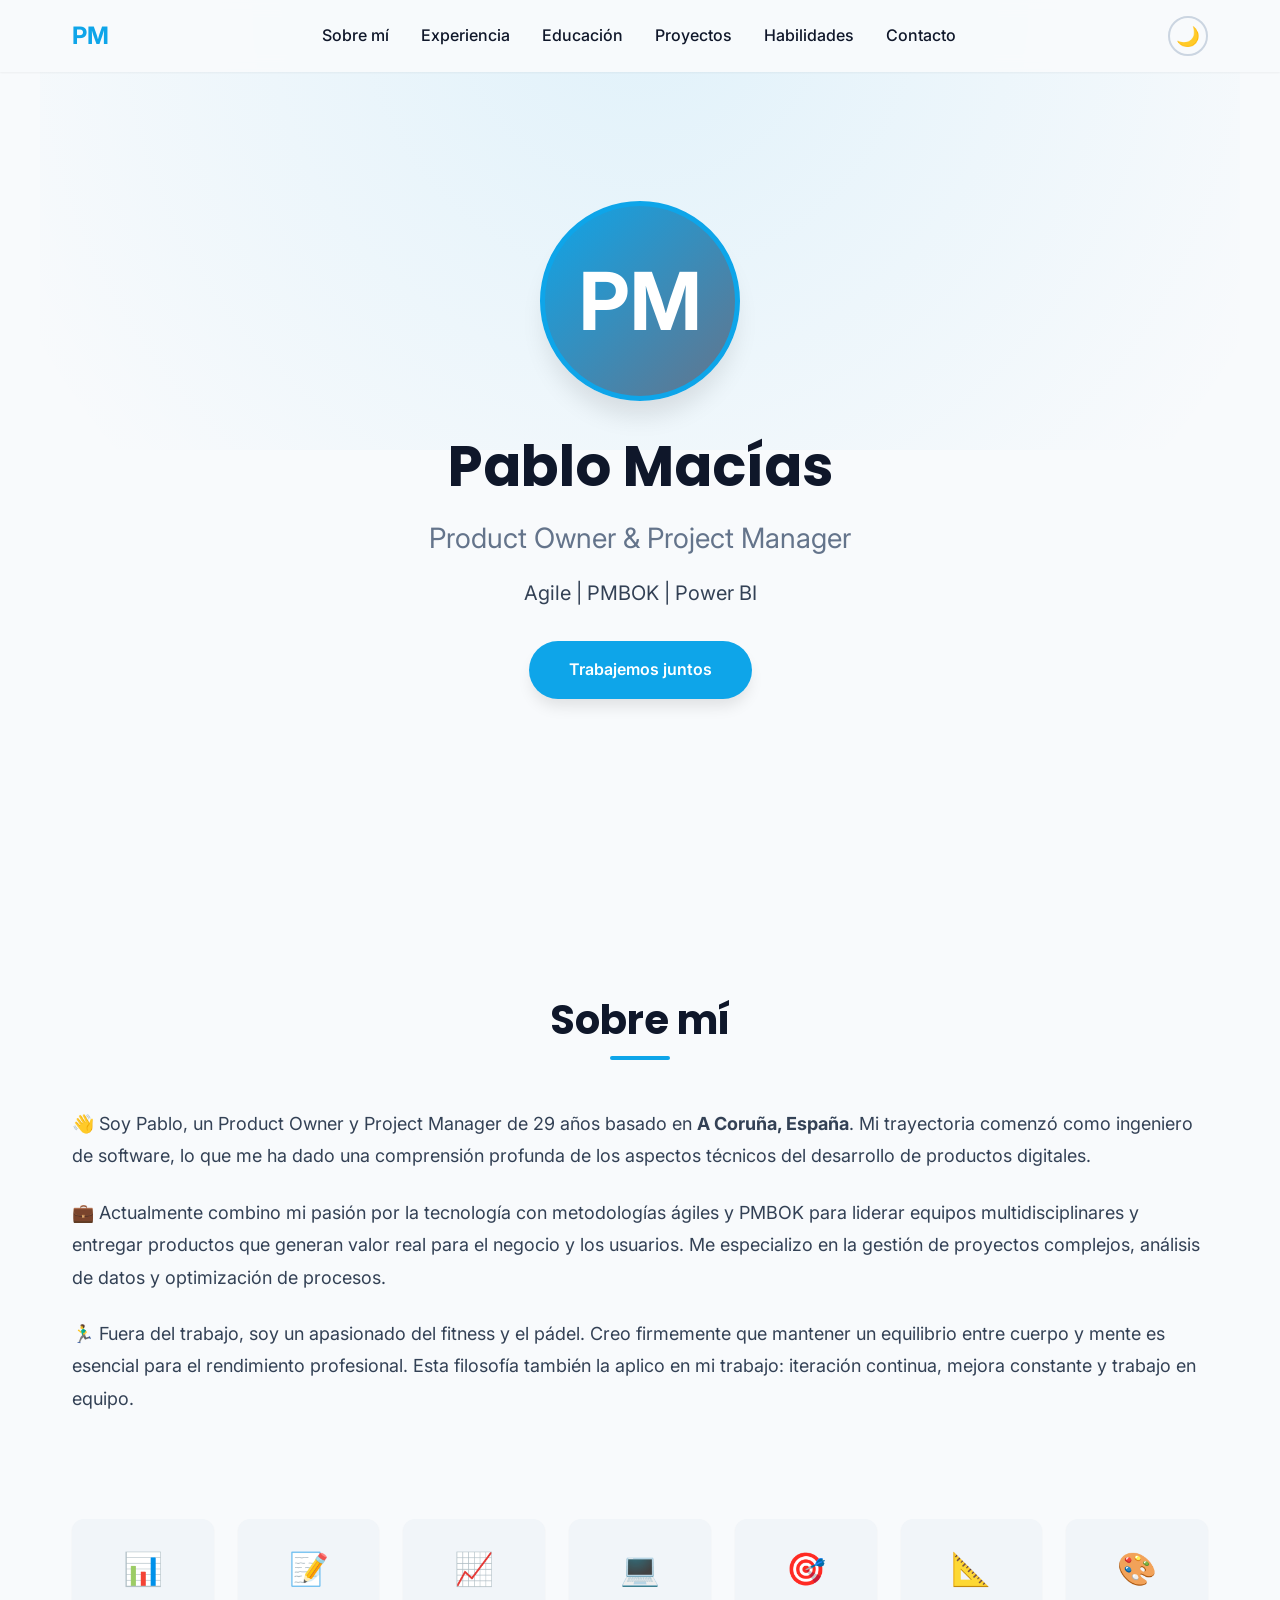
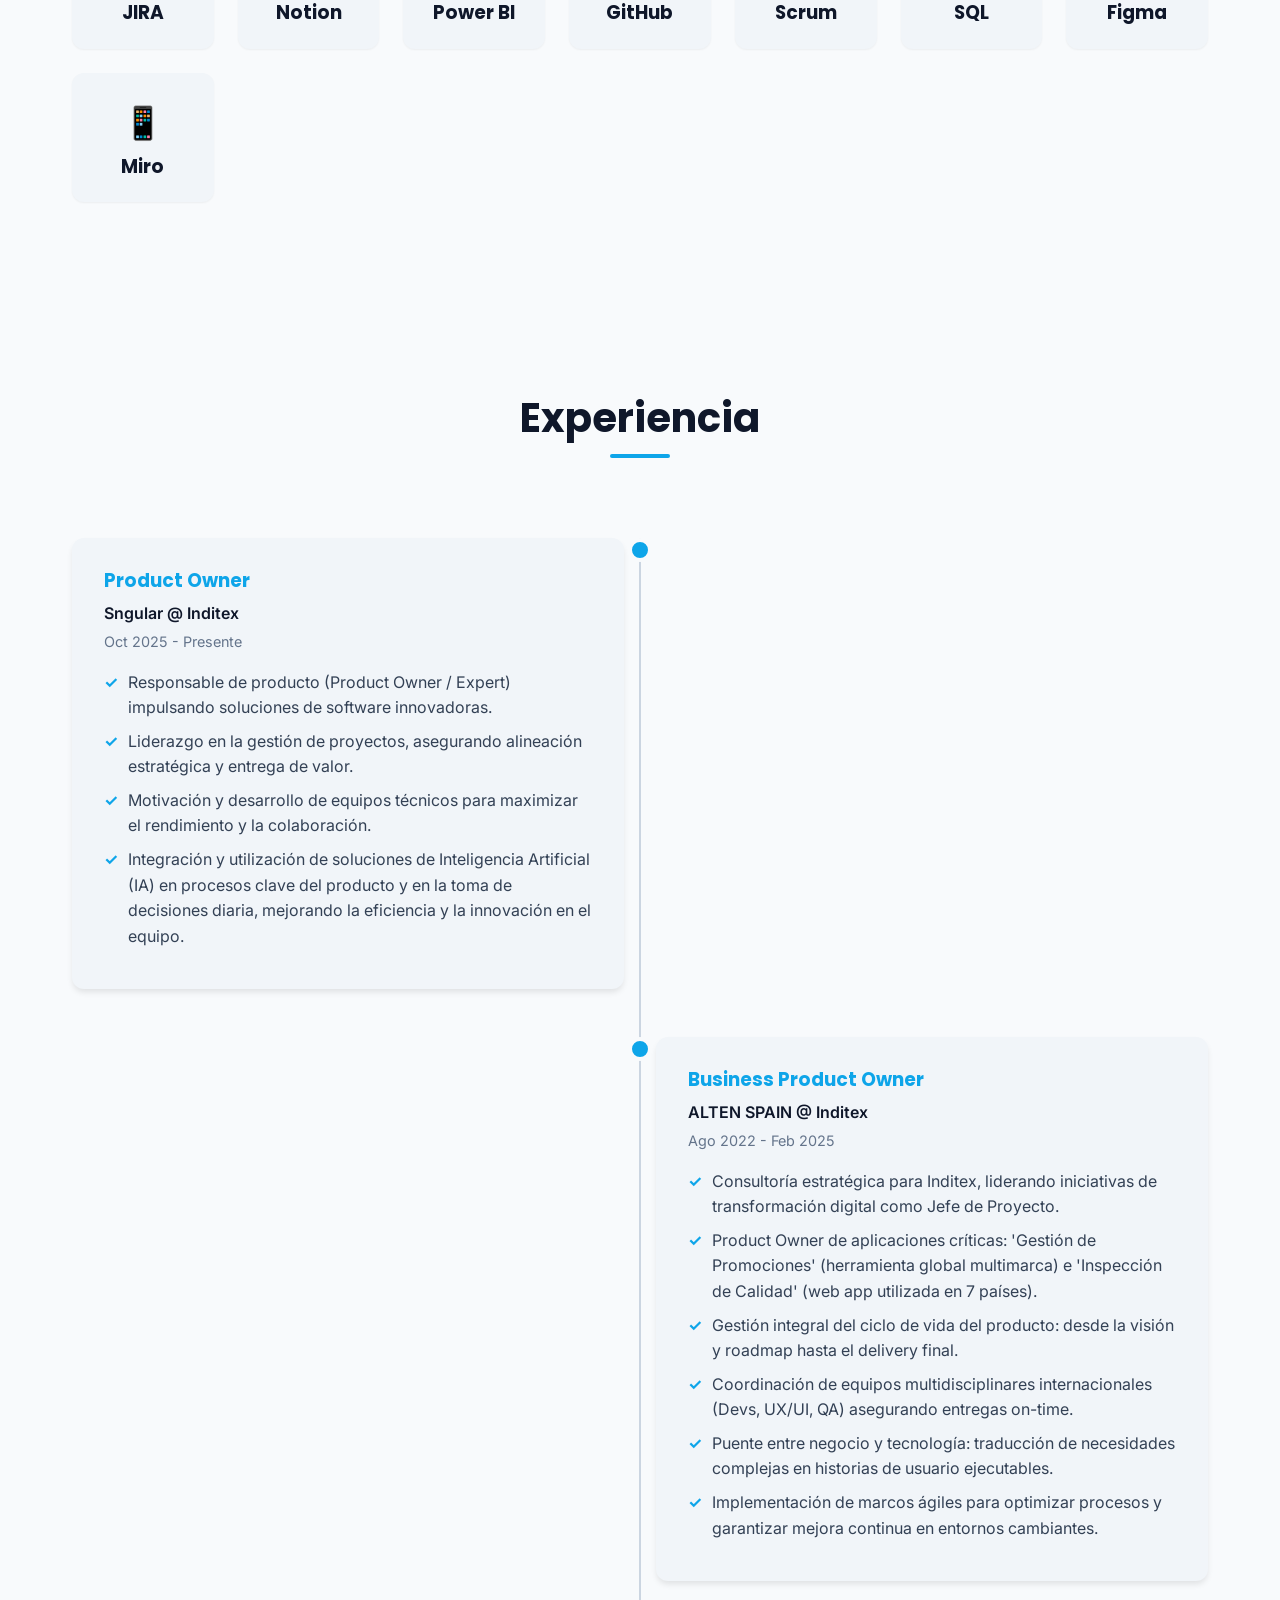
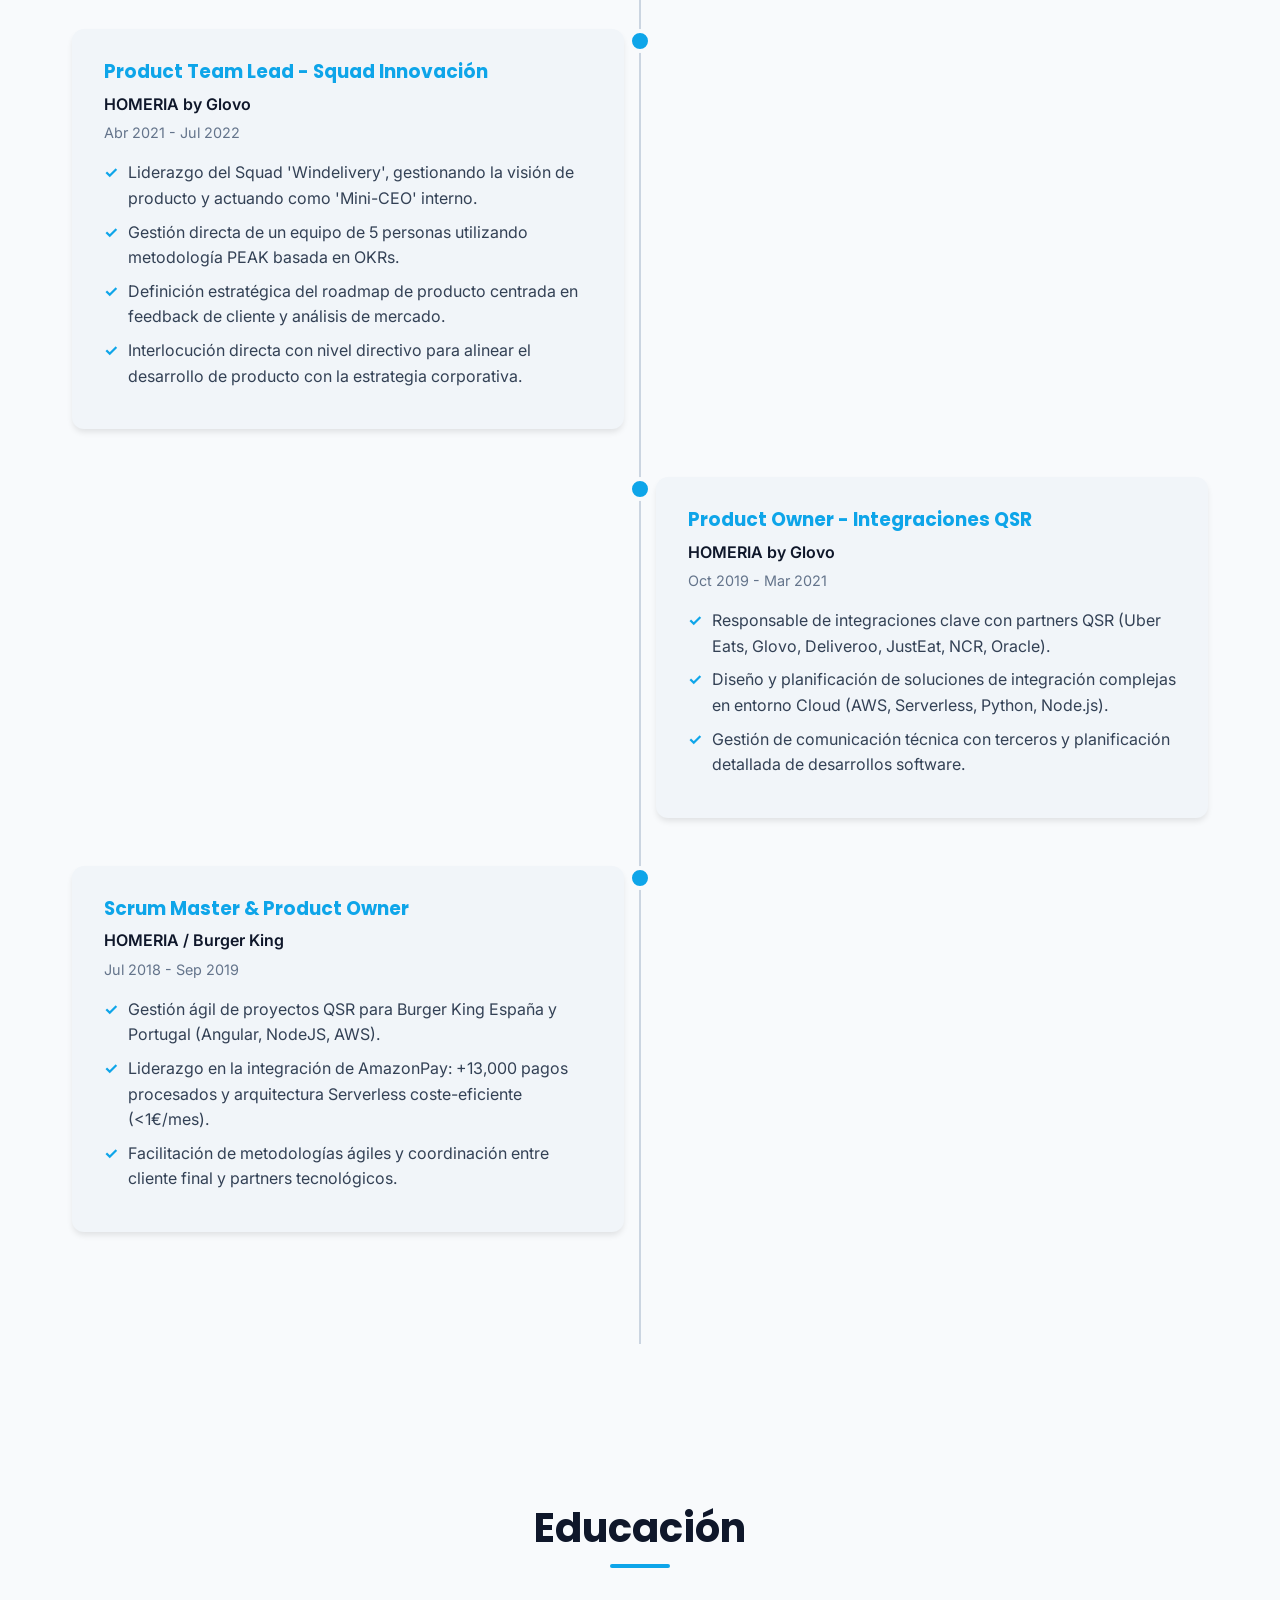
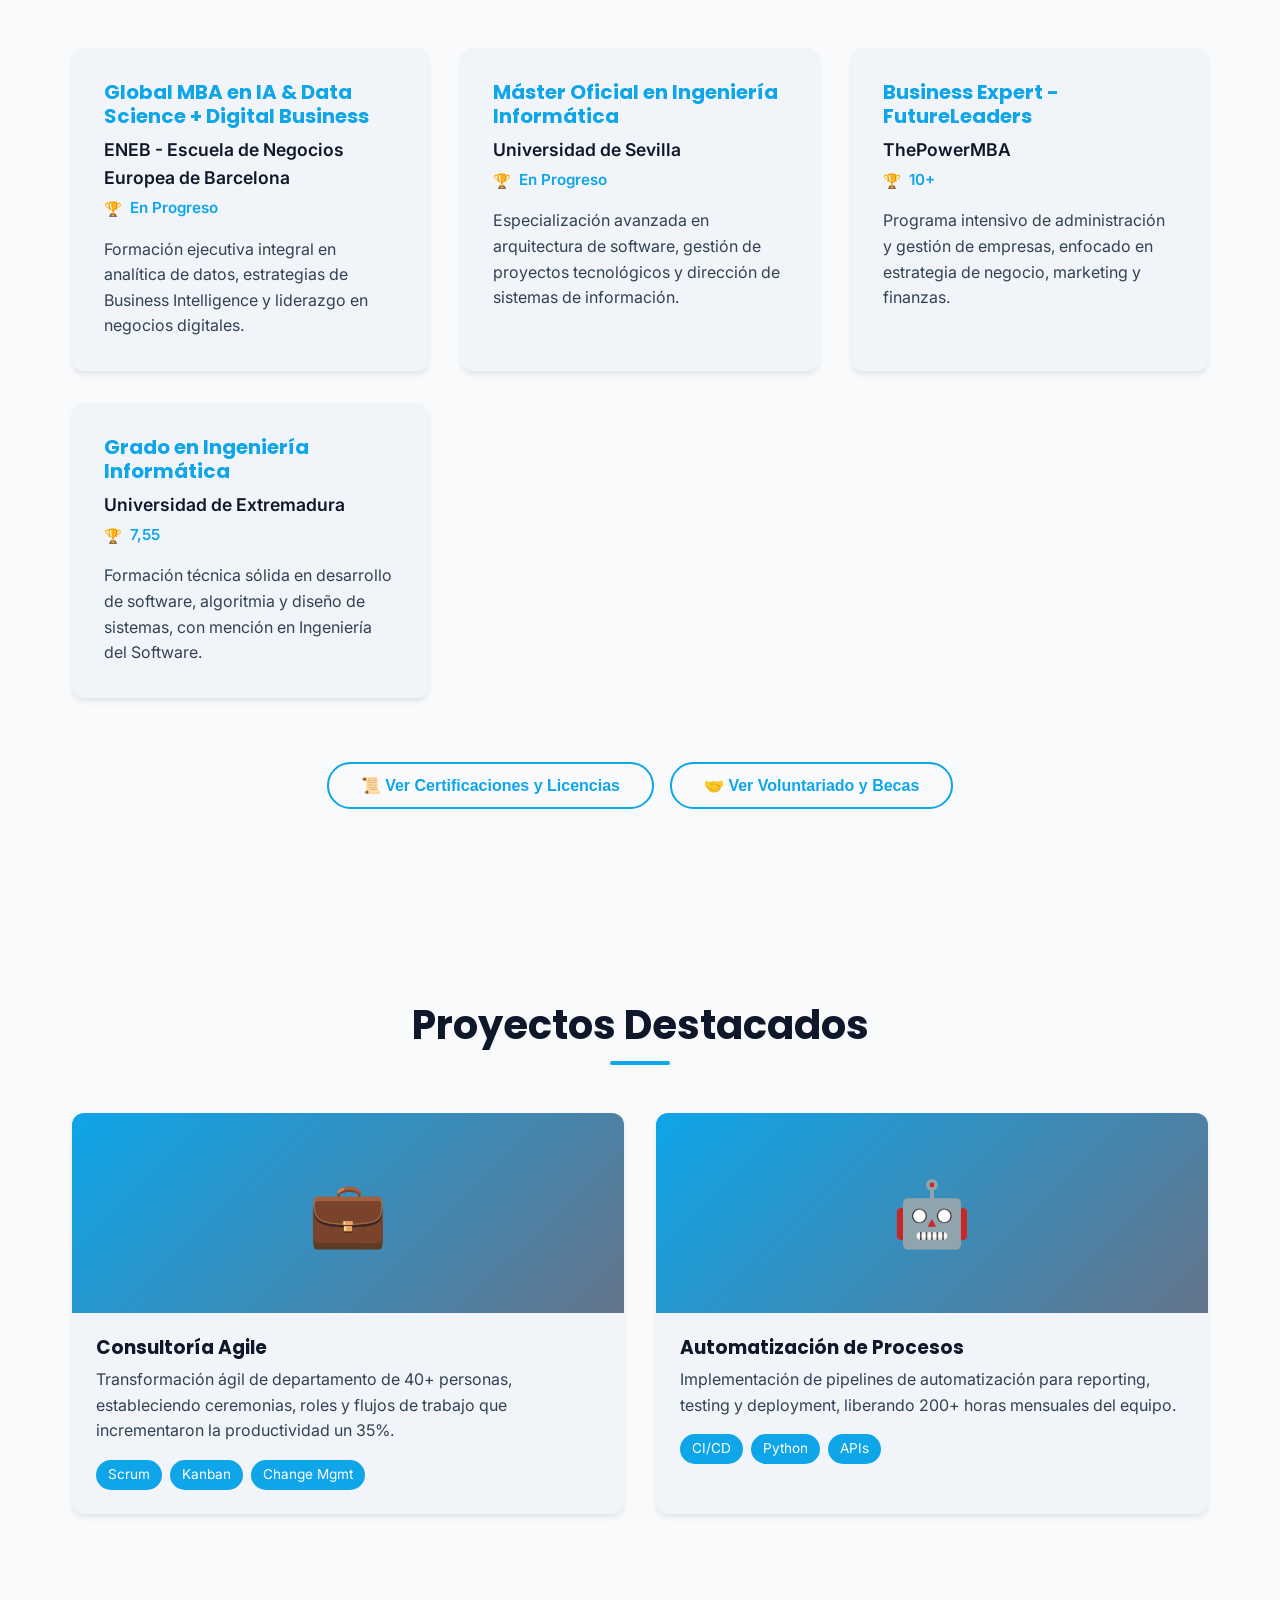
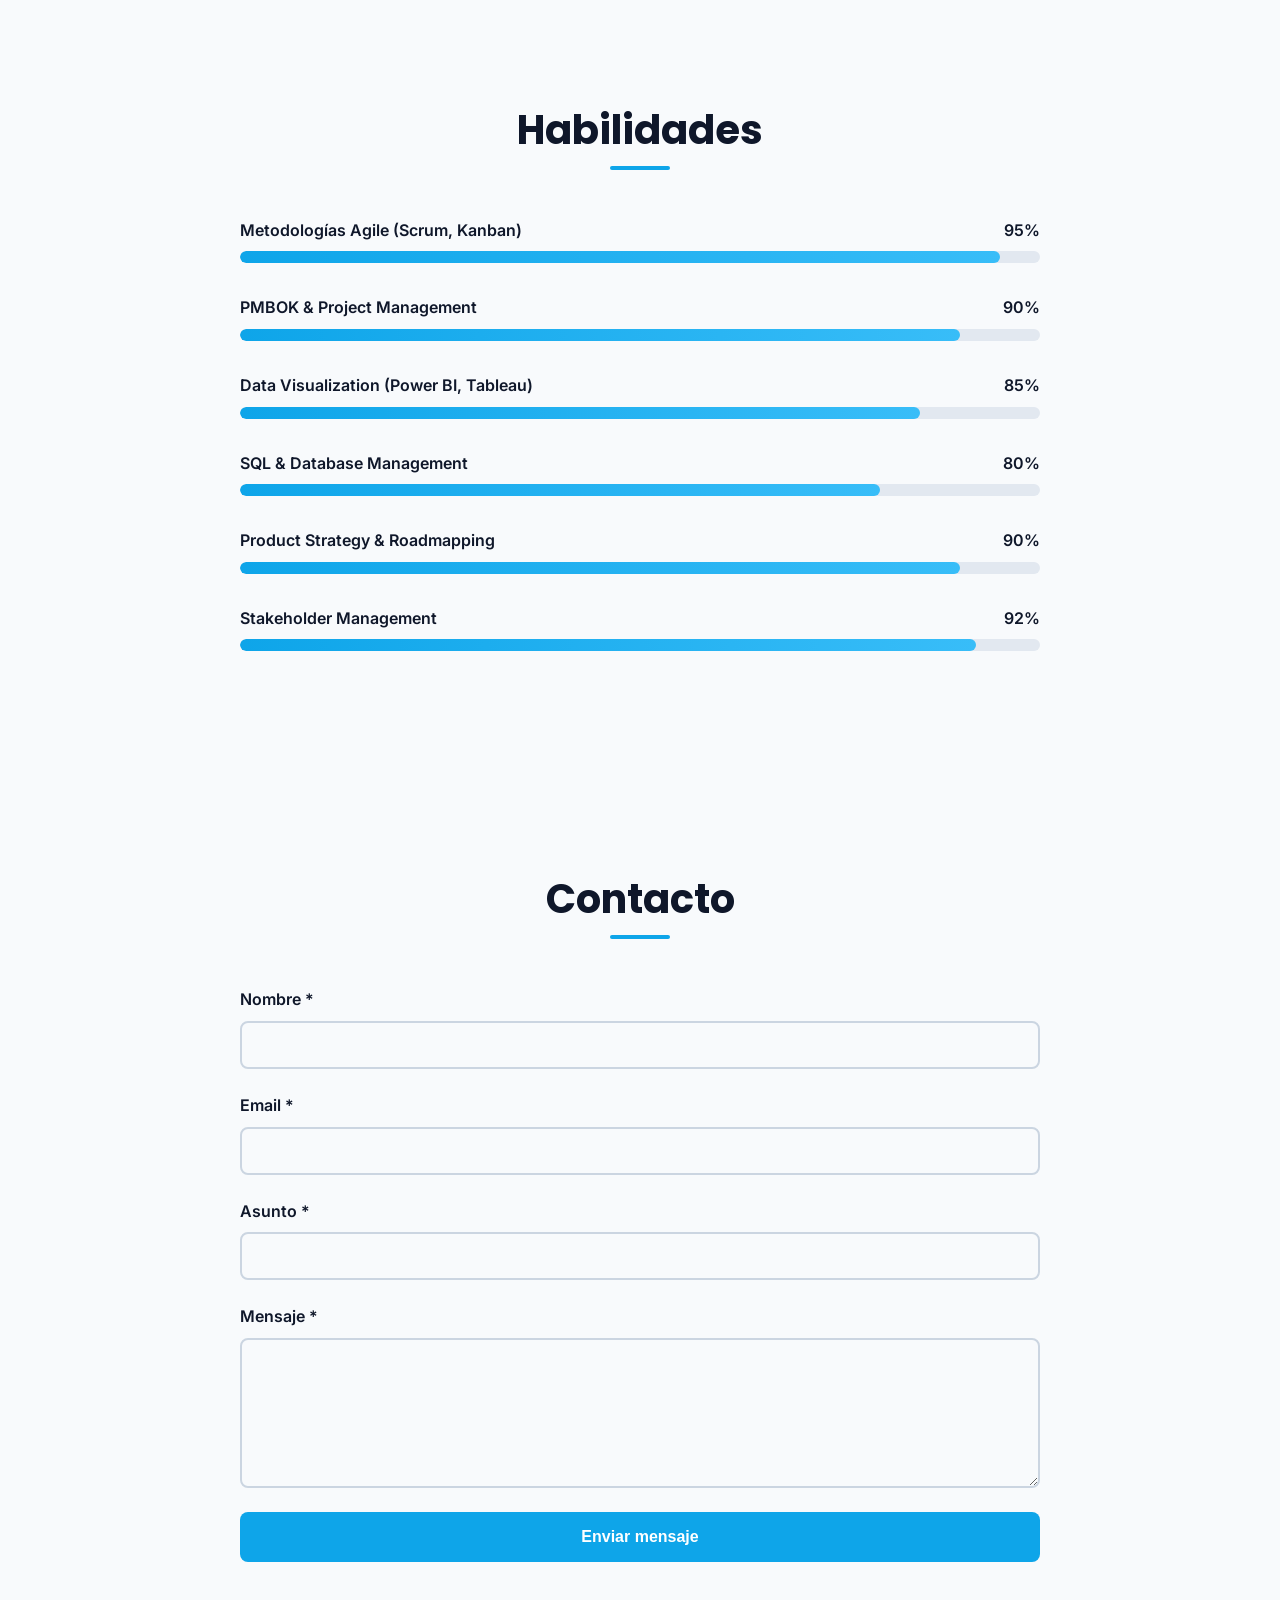
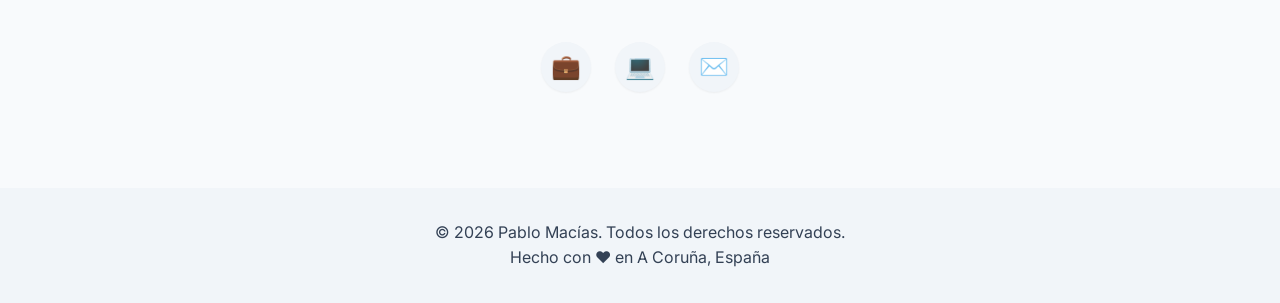
<file: index.html>
<!DOCTYPE html>
<html lang="es">
<head>
    <meta charset="UTF-8">
    <meta name="viewport" content="width=device-width, initial-scale=1.0">
    <meta name="description" content="Portfolio profesional de Product Owner & Project Manager en A Coruña, España. Especializado en Agile, PMBOK y análisis de datos con Power BI.">
    <meta name="keywords" content="Product Owner, Project Manager, Agile, Scrum, PMBOK, Power BI, A Coruña, España">
    <meta name="author" content="Pablo Macías">
    <meta property="og:title" content="Pablo Macías - Product Owner & Project Manager">
    <meta property="og:description" content="Portfolio profesional de Product Owner especializado en metodologías Agile y gestión de proyectos">
    <meta property="og:type" content="website">
    <title>Pablo Macías - Product Owner & Project Manager | A Coruña</title>
    <link rel="preconnect" href="https://fonts.googleapis.com">
    <link rel="preconnect" href="https://fonts.gstatic.com" crossorigin>
    <link href="https://fonts.googleapis.com/css2?family=Inter:wght@300;400;500;600;700&family=Poppins:wght@400;600;700&display=swap" rel="stylesheet">
    <link rel="stylesheet" href="styles.css">
</head>
<body>
    <!-- Navigation -->
    <nav>
        <div class="nav-container">
            <a href="#" class="logo">PM</a>
            <ul class="nav-links">
                <li><a href="#sobre-mi">Sobre mí</a></li>
                <li><a href="#experiencia">Experiencia</a></li>
                <li><a href="#educacion">Educación</a></li>
                <li><a href="#proyectos">Proyectos</a></li>
                <li><a href="#habilidades">Habilidades</a></li>
                <li><a href="#contacto">Contacto</a></li>
            </ul>
            <div style="display: flex; gap: 1rem; align-items: center;">
                <button class="theme-toggle" aria-label="Toggle dark mode">
                    <span class="theme-icon">🌙</span>
                </button>
                <button class="hamburger" aria-label="Toggle menu">
                    <span></span>
                    <span></span>
                    <span></span>
                </button>
            </div>
        </div>
    </nav>

    <!-- Hero Section -->
    <section class="hero" id="inicio">
        <div class="hero-content">
            <div class="hero-image" aria-label="Profile picture">PM</div>
            <h1>Pablo Macías</h1>
            <p class="role">Product Owner & Project Manager</p>
            <p class="tagline">Agile | PMBOK | Power BI</p>
            <a href="#contacto" class="cta-button">Trabajemos juntos</a>
        </div>
    </section>

    <!-- About Section -->
    <section id="sobre-mi" class="fade-in">
        <h2 class="section-title">Sobre mí</h2>
        <div class="about-content">
            <div class="bio">
                <!-- Cargado dinámicamente desde data/profile.json -->
            </div>
            <div class="skills-grid">
                <!-- Cargado dinámicamente desde data/skills.json -->
            </div>
        </div>
    </section>

    <!-- Experience Section -->
    <section id="experiencia" class="fade-in">
        <h2 class="section-title">Experiencia</h2>
        <div class="timeline">
            <!-- Cargado dinámicamente desde data/experience.json -->
        </div>
    </section>

    <!-- Education Section -->
    <section id="educacion" class="fade-in">
        <h2 class="section-title">Educación</h2>
        <div class="education-grid">
            <!-- Cargado dinámicamente desde data/education.json -->
        </div>
        <div class="certifications-container">
            <button id="btnCertifications" class="secondary-button">
                📜 Ver Certificaciones y Licencias
            </button>
            <button id="btnVolunteering" class="secondary-button">
                🤝 Ver Voluntariado y Becas
            </button>
        </div>
    </section>

    <!-- Projects Section -->
    <section id="proyectos" class="fade-in">
        <h2 class="section-title">Proyectos Destacados</h2>
        <div class="projects-grid">
            <!-- Cargado dinámicamente desde data/projects.json -->
        </div>
    </section>

    <!-- Skills Section -->
    <section id="habilidades" class="fade-in">
        <h2 class="section-title">Habilidades</h2>
        <div class="skills-progress">
            <!-- Cargado dinámicamente desde data/skills.json -->
        </div>
    </section>

    <!-- Contact Section -->
    <section id="contacto" class="fade-in">
        <h2 class="section-title">Contacto</h2>
        <div class="contact-content">
            <form class="contact-form" id="contactForm">
                <div class="form-group">
                    <label for="name">Nombre *</label>
                    <input type="text" id="name" name="name" required aria-required="true">
                    <span class="form-error">Por favor, introduce tu nombre</span>
                </div>
                <div class="form-group">
                    <label for="email">Email *</label>
                    <input type="email" id="email" name="email" required aria-required="true">
                    <span class="form-error">Por favor, introduce un email válido</span>
                </div>
                <div class="form-group">
                    <label for="subject">Asunto *</label>
                    <input type="text" id="subject" name="subject" required aria-required="true">
                    <span class="form-error">Por favor, introduce un asunto</span>
                </div>
                <div class="form-group">
                    <label for="message">Mensaje *</label>
                    <textarea id="message" name="message" required aria-required="true"></textarea>
                    <span class="form-error">Por favor, escribe un mensaje</span>
                </div>
                <button type="submit" class="submit-button">Enviar mensaje</button>
                <div class="success-message">¡Mensaje enviado con éxito! Te responderé pronto.</div>
            </form>
            <div class="social-links">
                <!-- Cargado dinámicamente desde data/profile.json -->
            </div>
        </div>
    </section>

    <!-- Footer -->
    <footer>
        <p>&copy; 2026 Pablo Macías. Todos los derechos reservados.</p>
        <p>Hecho con ❤️ en A Coruña, España</p>
    </footer>

    <!-- Modal -->
    <div class="modal" id="projectModal">
        <div class="modal-content">
            <button class="modal-close" aria-label="Close modal">&times;</button>
            <div id="modalBody"></div>
        </div>
    </div>

    <!-- Certifications Modal -->
    <div class="modal" id="certificationsModal">
        <div class="modal-content">
            <button class="modal-close" aria-label="Close modal">&times;</button>
            <h2 style="margin-bottom: 2rem; color: var(--primary);">Certificaciones y Licencias</h2>
            <div id="certificationsBody" class="certifications-list"></div>
        </div>
    </div>

    <!-- Volunteering Modal -->
    <div class="modal" id="volunteeringModal">
        <div class="modal-content">
            <button class="modal-close" aria-label="Close modal">&times;</button>
            <h2 style="margin-bottom: 2rem; color: var(--primary);">Voluntariado y Becas</h2>
            <div id="volunteeringBody" class="volunteering-list"></div>
        </div>
    </div>

    <script src="data-loader.js"></script>
    <script src="app.js"></script>

    <script src="data-loader.js"></script>
    <script src="app.js"></script>
</body>
</html>
</file>
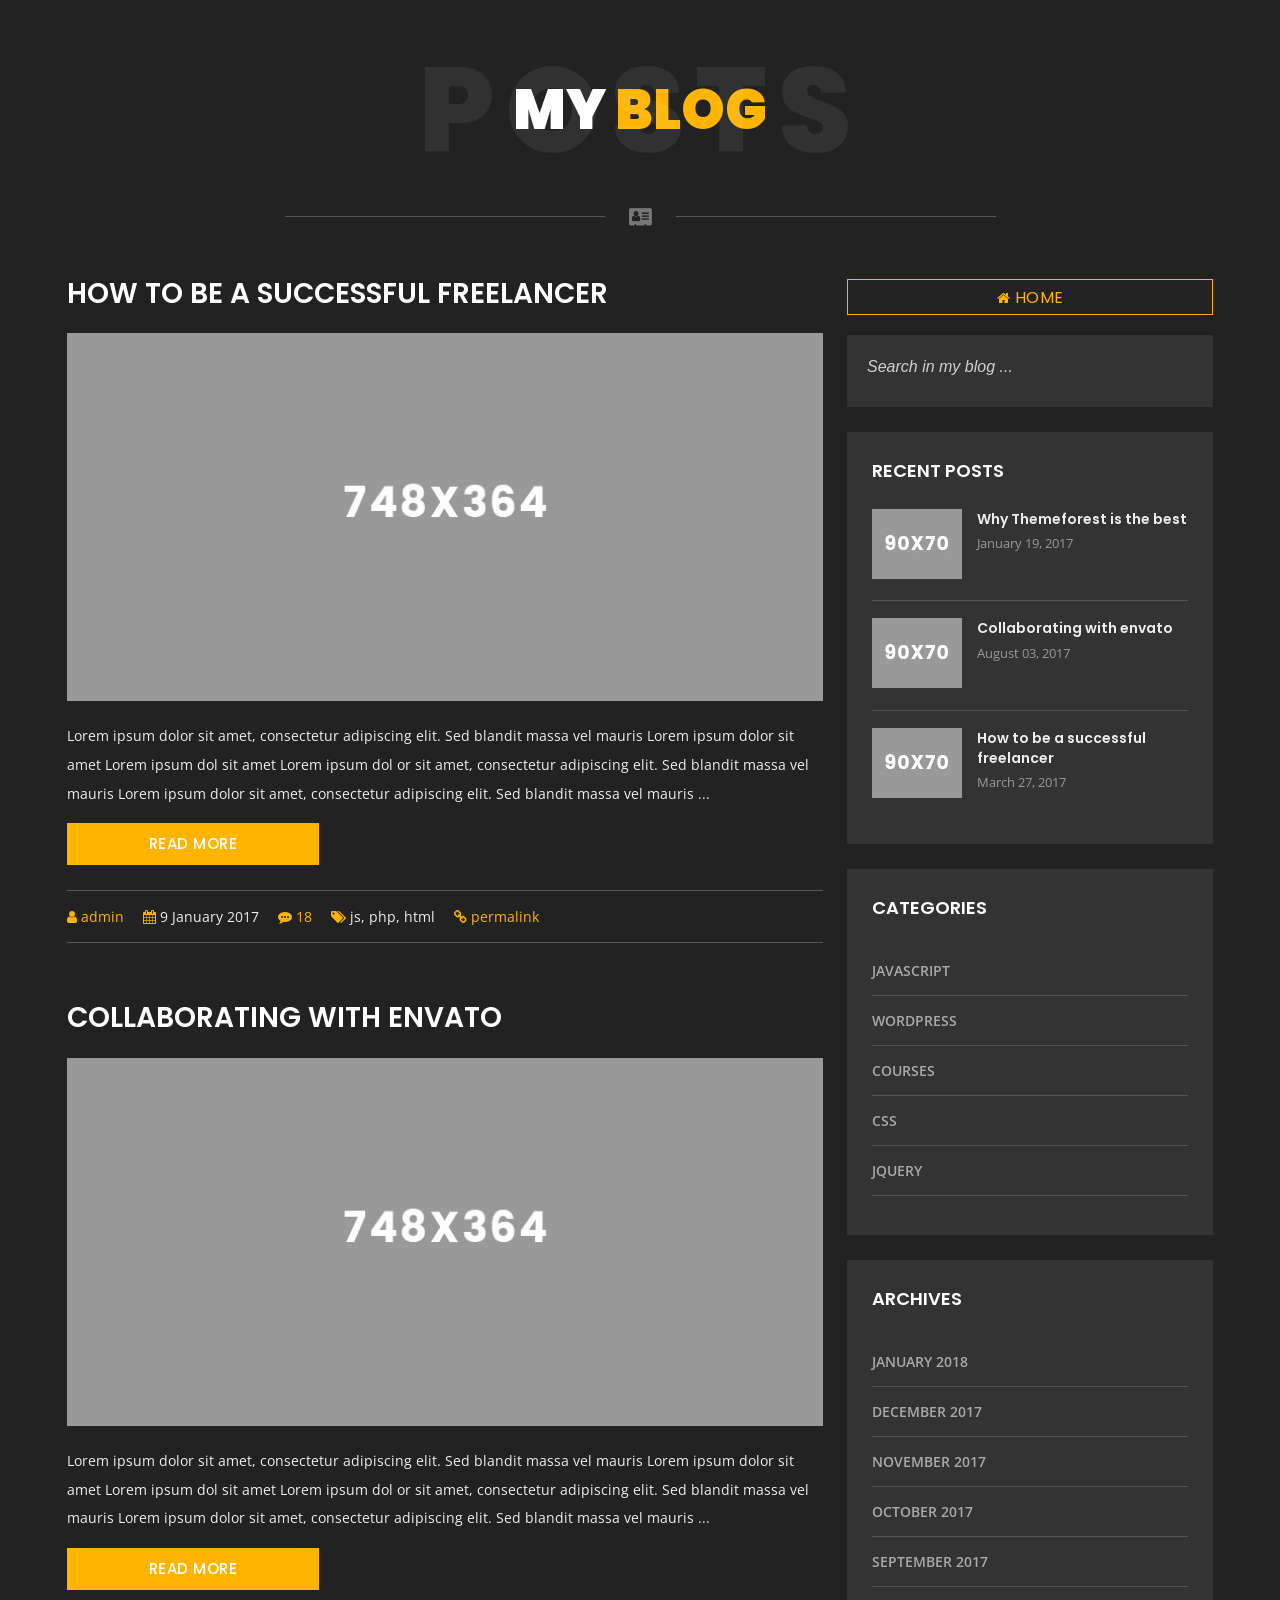
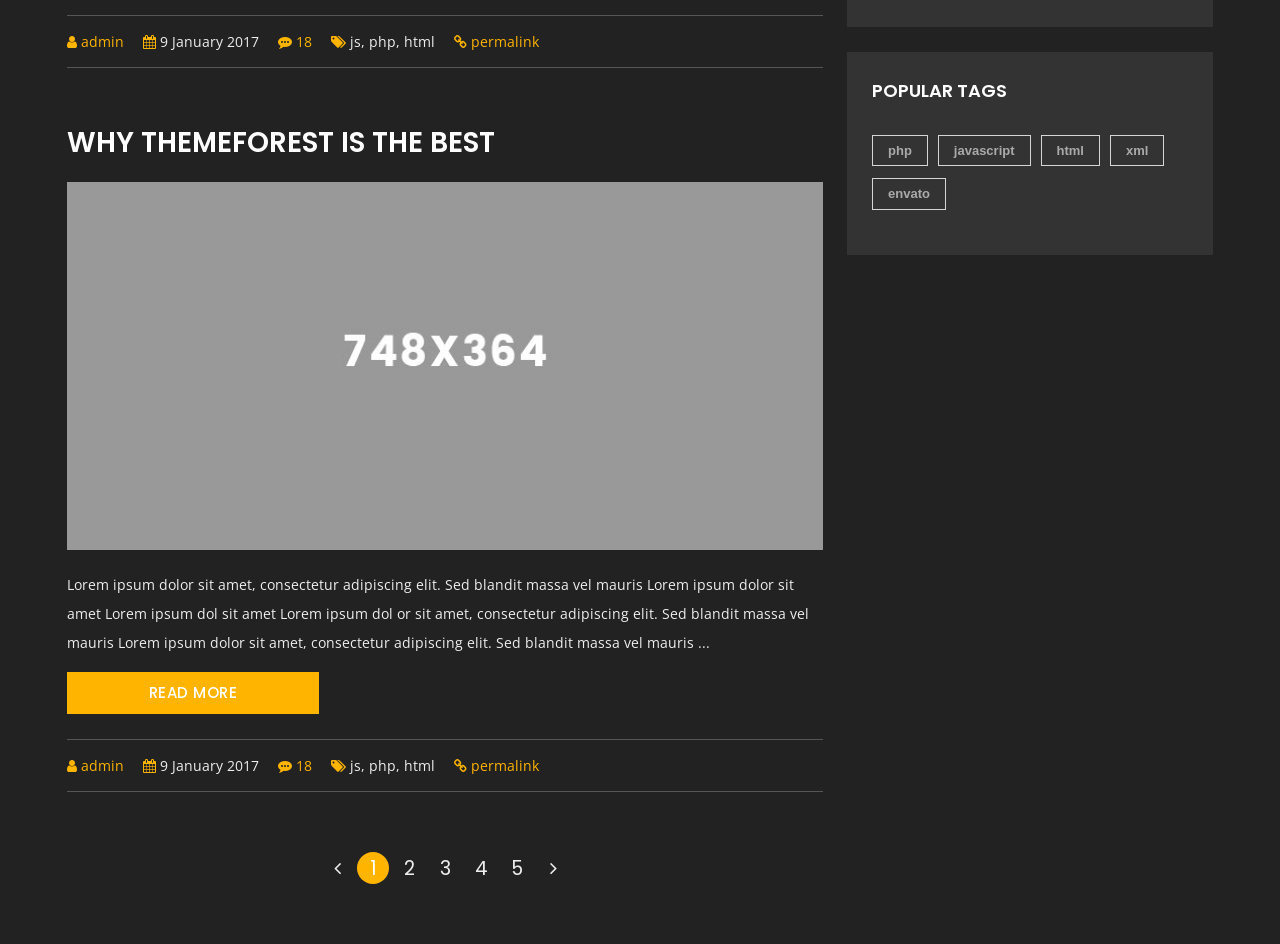
<file: blog-dark.html>
<!DOCTYPE html>
<html lang="en">

<head>
    <meta charset="utf-8" />
    <title>Blog - Lina Creative vCard, Resume, CV</title>
    <meta name="viewport" content="width=device-width, initial-scale=1.0" />
    <link href="https://fonts.googleapis.com/css?family=Poppins:400,400i,500,500i,600,600i,700,700i,800,800i,900,900i" rel="stylesheet">
    <link href="https://fonts.googleapis.com/css?family=Open+Sans:300,400,600,700" rel="stylesheet">

    <!-- Template CSS Files -->
    <link rel="stylesheet" type="text/css" href="css/font-awesome.min.css" />
    <link rel="stylesheet" type="text/css" href="css/jquery.animatedheadline.css" />
    <link rel="stylesheet" type="text/css" href="css/materialize.min.css" />
    <link rel="stylesheet" type="text/css" href="css/style.css" />
    <link rel="stylesheet" type="text/css" href="css/skins/yellow.css" />

    <!-- Template JS Files -->
    <script src="js/modernizr.custom.js"></script>

</head>

<body class="dark blog">
    <!-- Preloader Start -->
    <div id="loader-wrapper">
        <div id="loader"></div>
        <div class="loader-section section-left"></div>
        <div class="loader-section section-right"></div>
    </div>
    <!-- Preloader Ends -->
    <!-- Wrapper Starts -->
    <div class="wrapper">
		<div class="container page-title center-align">
			<h2 class="center-align">
				<span>My </span>
				<span>blog</span>
			</h2>
			<span class="title-bg">posts</span>
		</div>
		<!-- Divider Starts -->
		<div class="divider center-align">
			<span class="outer-line"></span>
			<span class="fa fa-vcard" aria-hidden="true"></span>
			<span class="outer-line"></span>
		</div>
		<!-- Divider Ends -->
		<div class="container">
			<div class="row">
				<div class="content col s12 m8 l8 xl8">
					<!-- Article Starts -->
					<article>
						<a href="blog-post-dark.html"><h4>How to be a successful freelancer</h4></a>
						<!-- Figure Starts -->
						<figure class="blog-figure">
							<a href="blog-post-dark.html">
								<img class="responsive-img" src="images/blog/blog-post-1.jpg" alt="">
							</a>
						</figure>
						<!-- Figure Ends -->
						<!-- Excerpt Starts -->
						<div class="blog-excerpt">
							<p class="second-font">Lorem ipsum dolor sit amet, consectetur adipiscing elit. Sed blandit massa vel mauris Lorem ipsum dolor sit amet Lorem ipsum dol sit amet Lorem ipsum dol or sit amet, consectetur adipiscing elit. Sed blandit massa vel mauris Lorem ipsum dolor sit amet, consectetur adipiscing elit. Sed blandit massa vel mauris ...</p>
							<a href="blog-post-dark.html" class="col s12 m4 l4 xl4 waves-effect waves-light btn readmore font-weight-500">
								Read more 
							</a>
							<!-- Meta Starts -->
							<div class="meta second-font">
								<span><i class="fa fa-user"></i> <a href="#">admin</a></span>
								<span class="date"><i class="fa fa-calendar"></i> 9 January 2017</span>
								<span><i class="fa fa-commenting"></i> <a href="blog-post-dark.html">18</a></span>
								<span><i class="fa fa-tags"></i> js, php, html</span>
								<span class="permalink"><i class="fa fa-link"></i> <a href="blog-post-dark.html">permalink</a></span>
							</div>
							<!-- Meta Ends -->
						</div>
						<!-- Excerpt Ends -->
					</article>
					<!-- Article Ends -->
					<!-- Article Starts -->
					<article>
						<a href="blog-post-dark.html"><h4>Collaborating with envato</h4></a>
						<!-- Figure Starts -->
						<figure class="blog-figure">
							<a href="blog-post-dark.html">
								<img class="responsive-img" src="images/blog/blog-post-2.jpg" alt="">
							</a>
						</figure>
						<!-- Figure Ends -->
						<!-- Excerpt Starts -->
						<div class="blog-excerpt">
							<p class="second-font">Lorem ipsum dolor sit amet, consectetur adipiscing elit. Sed blandit massa vel mauris Lorem ipsum dolor sit amet Lorem ipsum dol sit amet Lorem ipsum dol or sit amet, consectetur adipiscing elit. Sed blandit massa vel mauris Lorem ipsum dolor sit amet, consectetur adipiscing elit. Sed blandit massa vel mauris ...</p>
							<a href="blog-post-dark.html" class="col s12 m4 l4 xl4 waves-effect waves-light btn readmore font-weight-500">
								Read more 
							</a>
							<!-- Meta Starts -->
							<div class="meta second-font">
								<span><i class="fa fa-user"></i> <a href="#">admin</a></span>
								<span class="date"><i class="fa fa-calendar"></i> 9 January 2017</span>
								<span><i class="fa fa-commenting"></i> <a href="blog-post-dark.html">18</a></span>
								<span><i class="fa fa-tags"></i> js, php, html</span>
								<span class="permalink"><i class="fa fa-link"></i> <a href="blog-post-dark.html">permalink</a></span>
							</div>
							<!-- Meta Ends -->
						</div>
						<!-- Excerpt Ends -->
					</article>
					<!-- Article Ends -->
					<!-- Article Starts -->
					<article>
						<a href="blog-post-dark.html"><h4>Why Themeforest is the best</h4></a>
						<!-- Figure Starts -->
						<figure class="blog-figure">
							<a href="blog-post-dark.html">
								<img class="responsive-img" src="images/blog/blog-post-3.jpg" alt="">
							</a>
						</figure>
						<!-- Figure Ends -->
						<!-- Excerpt Starts -->
						<div class="blog-excerpt">
							<p class="second-font">Lorem ipsum dolor sit amet, consectetur adipiscing elit. Sed blandit massa vel mauris Lorem ipsum dolor sit amet Lorem ipsum dol sit amet Lorem ipsum dol or sit amet, consectetur adipiscing elit. Sed blandit massa vel mauris Lorem ipsum dolor sit amet, consectetur adipiscing elit. Sed blandit massa vel mauris ...</p>
							<a href="blog-post-dark.html" class="col s12 m4 l4 xl4 waves-effect waves-light btn readmore font-weight-500">
								Read more 
							</a>
							<!-- Meta Starts -->
							<div class="meta second-font">
								<span><i class="fa fa-user"></i> <a href="#">admin</a></span>
								<span class="date"><i class="fa fa-calendar"></i> 9 January 2017</span>
								<span><i class="fa fa-commenting"></i> <a href="blog-post-dark.html">18</a></span>
								<span><i class="fa fa-tags"></i> js, php, html</span>
								<span class="permalink"><i class="fa fa-link"></i> <a href="blog-post-dark.html">permalink</a></span>
							</div>
							<!-- Meta Ends -->
						</div>
						<!-- Excerpt Ends -->
					</article>
					<!-- Article Ends -->
					<ul class="pagination center-align">
						<li class="disabled"><a href="#!"><i class="fa fa-angle-left"></i></a></li>
						<li class="active"><a href="#!">1</a></li>
						<li class="waves-effect"><a href="#!">2</a></li>
						<li class="waves-effect"><a href="#!">3</a></li>
						<li class="waves-effect"><a href="#!">4</a></li>
						<li class="waves-effect"><a href="#!">5</a></li>
						<li class="waves-effect"><a href="#!"><i class="fa fa-angle-right"></i></a></li>
					  </ul>
				</div>
				<!-- Sidebar Starts -->
				<div class="sidebar col s12 m4 l4 xl4">
					<div class="row">
						<div class="col s12 m12 l12 xl12">
							<a href="index-dark.html" class="btn back"><i class="fa fa-home"></i> home</a>
						</div>
					</div>
					<!-- Search Widget Starts -->
					<div class="widget widget-search">
						<div>
							<input placeholder="Search in my blog ..." type="search">
						</div>
					</div>
					<!-- Search Widget Ends -->
					<!-- Latest Posts Widget Ends -->
					<div class="widget recent-posts">
						<h3 class="widget-title">Recent Posts</h3>
						<ul class="unstyled clearfix">
						<!-- Recent Post Widget Starts -->
						<li>
							<div class="posts-thumb pull-left"> 
								<a href="blog-post-dark.html">
									<img alt="img" src="images/blog/blog-post-small-1.jpg">
								</a>
							</div>
							<div class="post-info">
								<h4 class="entry-title">
									<a href="blog-post-dark.html">Why Themeforest is the best</a>
								</h4>
								<p class="post-meta second-font">
									<span class="post-date"> January 19, 2017</span>
								</p>
							</div>
							<div class="clearfix"></div>
						</li>
						<!-- Recent Post Widget Ends -->
						<!-- Recent Post Widget Starts -->
						<li>
							<div class="posts-thumb pull-left"> 
								<a href="blog-post-dark.html">
									<img alt="img" src="images/blog/blog-post-small-2.jpg">
								</a>
							</div>
							<div class="post-info">
								<h4 class="entry-title">
									<a href="blog-post-dark.html">Collaborating with envato</a>
								</h4>
								<p class="post-meta second-font">
									<span class="post-date"> August 03, 2017</span>
								</p>
							</div>
							<div class="clearfix"></div>
						</li>
						<!-- Recent Post Widget Ends -->
						<!-- Recent Post Widget Starts -->
						<li>
							<div class="posts-thumb pull-left"> 
								<a href="blog-post-dark.html">
									<img alt="img" src="images/blog/blog-post-small-3.jpg">
								</a>
							</div>
							<div class="post-info">
								<h4 class="entry-title">
									<a href="blog-post-dark.html">How to be a successful freelancer</a>
								</h4>
								<p class="post-meta second-font">
									<span class="post-date"> March 27, 2017</span>
								</p>
							</div>
							<div class="clearfix"></div>
						</li>
						<!-- Recent Post Widget Ends -->
						</ul>
					</div>
					<!-- Latest Posts Widget Ends -->
					<!-- Categories Widget Starts -->
					<div class="widget">
						<h3 class="widget-title">Categories</h3>
						<ul class="arrow nav nav-tabs second-font uppercase">
							<li><a href="#">Javascript</a></li>
							<li><a href="#">Wordpress</a></li>
							<li><a href="#">Courses</a></li>
							<li><a href="#">CSS</a></li>
							<li><a href="#">jQuery</a></li>
						</ul>
					</div>
					<!-- Categories Widget Ends -->
					<!-- Archives Widget Starts -->
					<div class="widget">
						<h3 class="widget-title">Archives</h3>
						<ul class="arrow nav nav-tabs second-font uppercase">
							<li><a href="#">January 2018</a></li>
							<li><a href="#">December 2017</a></li>
							<li><a href="#">November 2017</a></li>
							<li><a href="#">October 2017</a></li>
							<li><a href="#">September 2017</a></li>
						</ul>
					</div>
					<!-- Archives Widget Ends -->
					<!-- Tags Widget Starts -->
					<div class="widget widget-tags">
						<h3 class="widget-title">Popular Tags </h3>
						<ul class="unstyled clearfix">
							<li><a href="#">php</a></li>
							<li><a href="#">javascript</a></li>
							<li><a href="#">html</a></li>
							<li><a href="#">xml</a></li>
							<li><a href="#">envato</a></li>
			            </ul>
					</div>
					<!-- Tags Widget Ends -->
				</div>
				<!-- Sidebar Ends -->
			</div>
		</div>
    </div>
    <!-- Wrapper Ends -->

    <!-- Template JS Files -->
    <script src="js/jquery-2.2.4.min.js"></script>
    <script src="js/jquery.animatedheadline.js"></script>
    <script src="js/boxlayout.js"></script>
    <script src="js/materialize.min.js"></script>
    <script src="js/jquery.hoverdir.js"></script>
    <script src="js/custom.js"></script>
	
</body>

</html>
</file>
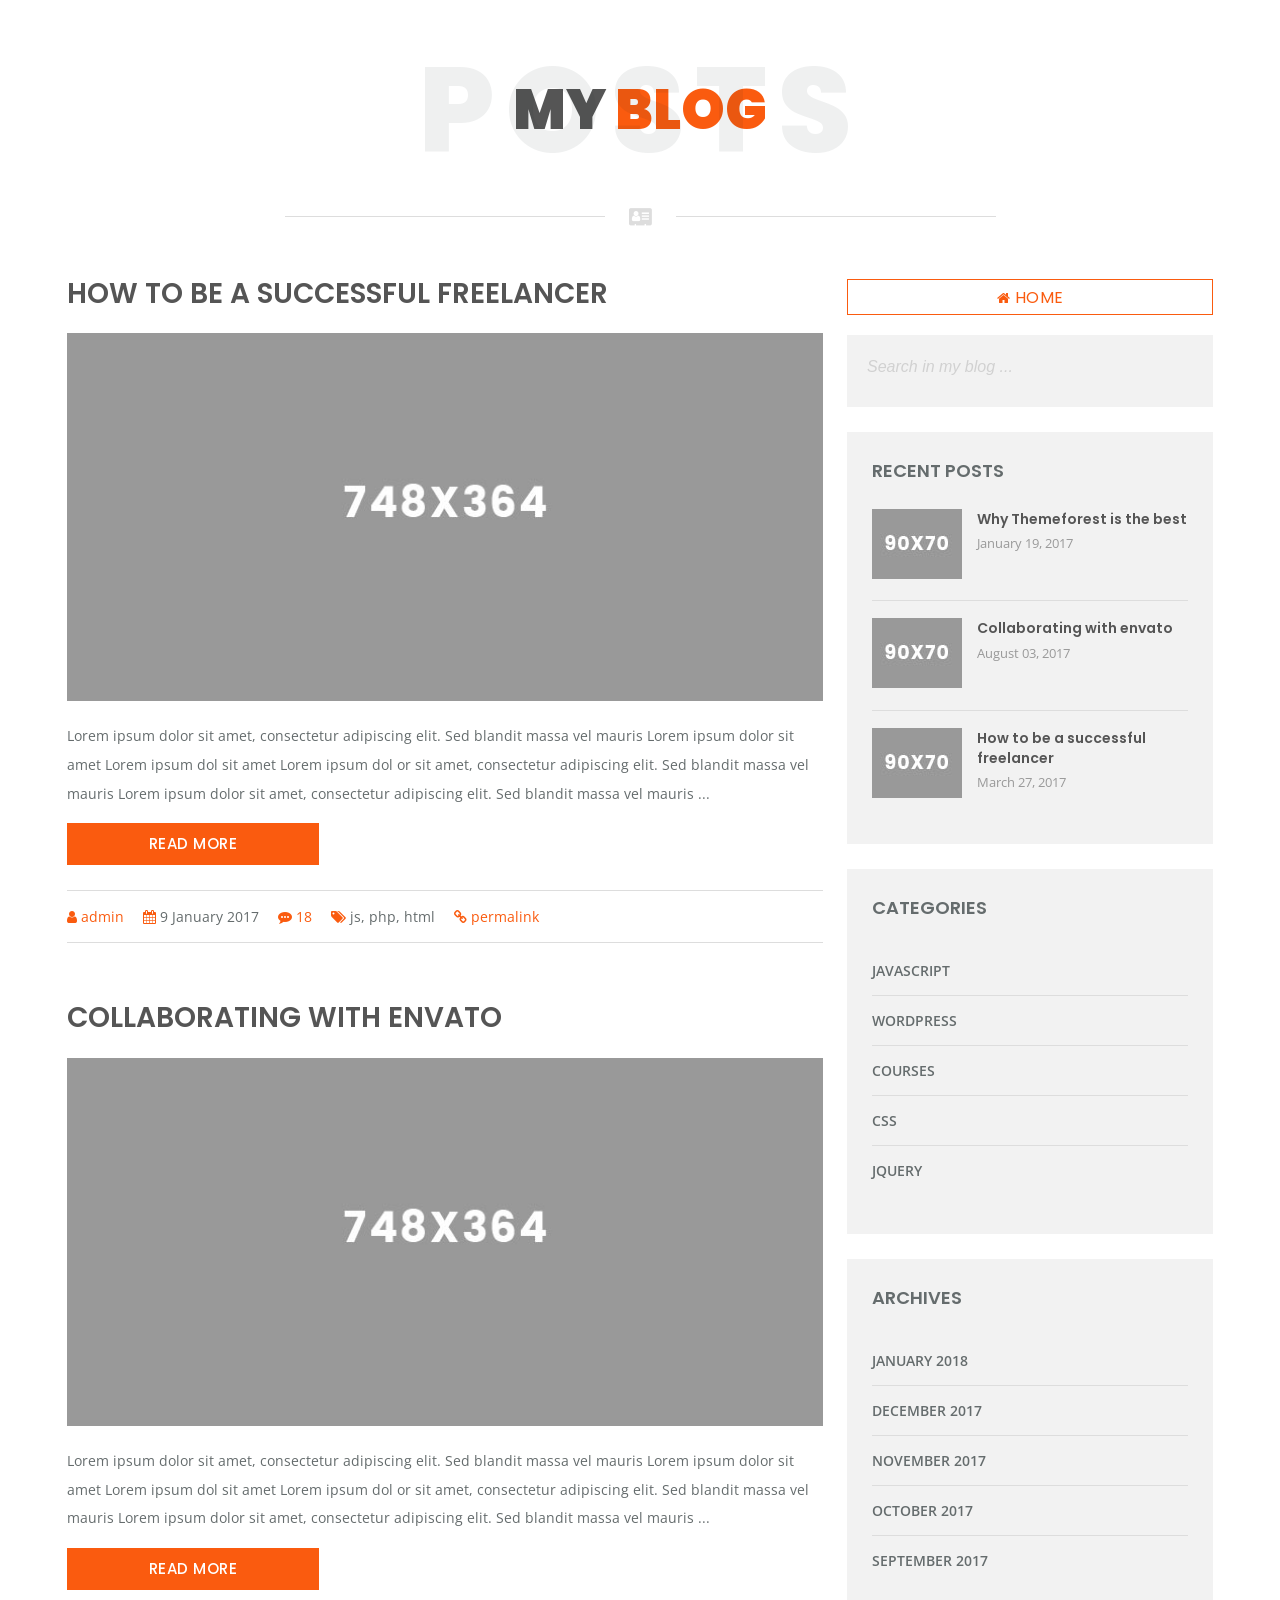
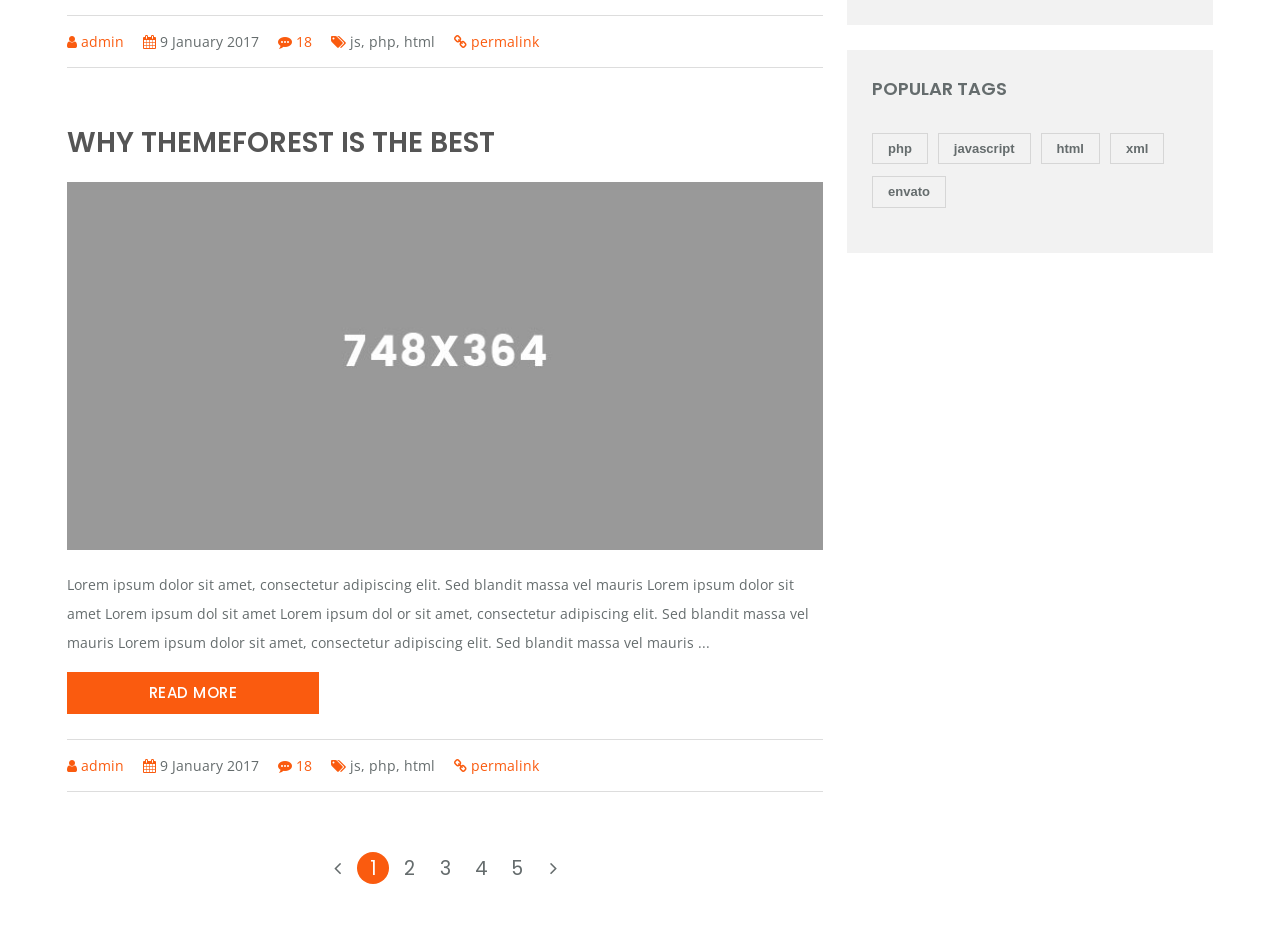
<file: blog-light.html>
<!DOCTYPE html>
<html lang="en">

<head>
    <meta charset="utf-8" />
    <title>Blog - Lina Creative vCard, Resume, CV</title>
    <meta name="viewport" content="width=device-width, initial-scale=1.0" />
    <link href="https://fonts.googleapis.com/css?family=Poppins:400,400i,500,500i,600,600i,700,700i,800,800i,900,900i" rel="stylesheet">
    <link href="https://fonts.googleapis.com/css?family=Open+Sans:300,400,600,700" rel="stylesheet">

    <!-- Template CSS Files -->
    <link rel="stylesheet" type="text/css" href="css/font-awesome.min.css" />
    <link rel="stylesheet" type="text/css" href="css/jquery.animatedheadline.css" />
    <link rel="stylesheet" type="text/css" href="css/materialize.min.css" />
    <link rel="stylesheet" type="text/css" href="css/style.css" />
    <link rel="stylesheet" type="text/css" href="css/skins/orange.css" />

    <!-- Template JS Files -->
    <script src="js/modernizr.custom.js"></script>

</head>

<body class="blog">
    <!-- Preloader Start -->
    <div id="loader-wrapper">
        <div id="loader"></div>
        <div class="loader-section section-left"></div>
        <div class="loader-section section-right"></div>
    </div>
    <!-- Preloader Ends -->
    <!-- Wrapper Starts -->
    <div class="wrapper">
		<div class="container page-title center-align">
			<h2 class="center-align">
				<span>My </span>
				<span>blog</span>
			</h2>
			<span class="title-bg">posts</span>
		</div>
		<!-- Divider Starts -->
		<div class="divider center-align">
			<span class="outer-line"></span>
			<span class="fa fa-vcard" aria-hidden="true"></span>
			<span class="outer-line"></span>
		</div>
		<!-- Divider Ends -->
		<div class="container">
			<div class="row">
				<div class="content col s12 m8 l8 xl8">
					<!-- Article Starts -->
					<article>
						<a href="blog-post-light.html"><h4>How to be a successful freelancer</h4></a>
						<!-- Figure Starts -->
						<figure class="blog-figure">
							<a href="blog-post-light.html">
								<img class="responsive-img" src="images/blog/blog-post-1.jpg" alt="">
							</a>
						</figure>
						<!-- Figure Ends -->
						<!-- Excerpt Starts -->
						<div class="blog-excerpt">
							<p class="second-font">Lorem ipsum dolor sit amet, consectetur adipiscing elit. Sed blandit massa vel mauris Lorem ipsum dolor sit amet Lorem ipsum dol sit amet Lorem ipsum dol or sit amet, consectetur adipiscing elit. Sed blandit massa vel mauris Lorem ipsum dolor sit amet, consectetur adipiscing elit. Sed blandit massa vel mauris ...</p>
							<a href="blog-post-light.html" class="col s12 m4 l4 xl4 waves-effect waves-light btn readmore font-weight-500">
								Read more 
							</a>
							<!-- Meta Starts -->
							<div class="meta second-font">
								<span><i class="fa fa-user"></i> <a href="#">admin</a></span>
								<span class="date"><i class="fa fa-calendar"></i> 9 January 2017</span>
								<span><i class="fa fa-commenting"></i> <a href="blog-post-light.html">18</a></span>
								<span><i class="fa fa-tags"></i> js, php, html</span>
								<span class="permalink"><i class="fa fa-link"></i> <a href="blog-post-light.html">permalink</a></span>
							</div>
							<!-- Meta Ends -->
						</div>
						<!-- Excerpt Ends -->
					</article>
					<!-- Article Ends -->
					<!-- Article Starts -->
					<article>
						<a href="blog-post-light.html"><h4>Collaborating with envato</h4></a>
						<!-- Figure Starts -->
						<figure class="blog-figure">
							<a href="blog-post-light.html">
								<img class="responsive-img" src="images/blog/blog-post-2.jpg" alt="">
							</a>
						</figure>
						<!-- Figure Ends -->
						<!-- Excerpt Starts -->
						<div class="blog-excerpt">
							<p class="second-font">Lorem ipsum dolor sit amet, consectetur adipiscing elit. Sed blandit massa vel mauris Lorem ipsum dolor sit amet Lorem ipsum dol sit amet Lorem ipsum dol or sit amet, consectetur adipiscing elit. Sed blandit massa vel mauris Lorem ipsum dolor sit amet, consectetur adipiscing elit. Sed blandit massa vel mauris ...</p>
							<a href="blog-post-light.html" class="col s12 m4 l4 xl4 waves-effect waves-light btn readmore font-weight-500">
								Read more 
							</a>
							<!-- Meta Starts -->
							<div class="meta second-font">
								<span><i class="fa fa-user"></i> <a href="#">admin</a></span>
								<span class="date"><i class="fa fa-calendar"></i> 9 January 2017</span>
								<span><i class="fa fa-commenting"></i> <a href="blog-post-light.html">18</a></span>
								<span><i class="fa fa-tags"></i> js, php, html</span>
								<span class="permalink"><i class="fa fa-link"></i> <a href="blog-post-light.html">permalink</a></span>
							</div>
							<!-- Meta Ends -->
						</div>
						<!-- Excerpt Ends -->
					</article>
					<!-- Article Ends -->
					<!-- Article Starts -->
					<article>
						<a href="blog-post-light.html"><h4>Why Themeforest is the best</h4></a>
						<!-- Figure Starts -->
						<figure class="blog-figure">
							<a href="blog-post-light.html">
								<img class="responsive-img" src="images/blog/blog-post-3.jpg" alt="">
							</a>
						</figure>
						<!-- Figure Ends -->
						<!-- Excerpt Starts -->
						<div class="blog-excerpt">
							<p class="second-font">Lorem ipsum dolor sit amet, consectetur adipiscing elit. Sed blandit massa vel mauris Lorem ipsum dolor sit amet Lorem ipsum dol sit amet Lorem ipsum dol or sit amet, consectetur adipiscing elit. Sed blandit massa vel mauris Lorem ipsum dolor sit amet, consectetur adipiscing elit. Sed blandit massa vel mauris ...</p>
							<a href="blog-post-light.html" class="col s12 m4 l4 xl4 waves-effect waves-light btn readmore font-weight-500">
								Read more 
							</a>
							<!-- Meta Starts -->
							<div class="meta second-font">
								<span><i class="fa fa-user"></i> <a href="#">admin</a></span>
								<span class="date"><i class="fa fa-calendar"></i> 9 January 2017</span>
								<span><i class="fa fa-commenting"></i> <a href="blog-post-light.html">18</a></span>
								<span><i class="fa fa-tags"></i> js, php, html</span>
								<span class="permalink"><i class="fa fa-link"></i> <a href="blog-post-light.html">permalink</a></span>
							</div>
							<!-- Meta Ends -->
						</div>
						<!-- Excerpt Ends -->
					</article>
					<!-- Article Ends -->
					<ul class="pagination center-align">
						<li class="disabled"><a href="#!"><i class="fa fa-angle-left"></i></a></li>
						<li class="active"><a href="#!">1</a></li>
						<li class="waves-effect"><a href="#!">2</a></li>
						<li class="waves-effect"><a href="#!">3</a></li>
						<li class="waves-effect"><a href="#!">4</a></li>
						<li class="waves-effect"><a href="#!">5</a></li>
						<li class="waves-effect"><a href="#!"><i class="fa fa-angle-right"></i></a></li>
					  </ul>
				</div>
				<!-- Sidebar Starts -->
				<div class="sidebar col s12 m4 l4 xl4">
					<div class="row">
						<div class="col s12 m12 l12 xl12">
							<a href="index-light.html" class="btn back"><i class="fa fa-home"></i> home</a>
						</div>
					</div>
					<!-- Search Widget Starts -->
					<div class="widget widget-search">
						<div>
							<input placeholder="Search in my blog ..." type="search">
						</div>
					</div>
					<!-- Search Widget Ends -->
					<!-- Latest Posts Widget Ends -->
					<div class="widget recent-posts">
						<h3 class="widget-title">Recent Posts</h3>
						<ul class="unstyled clearfix">
						<!-- Recent Post Widget Starts -->
						<li>
							<div class="posts-thumb pull-left"> 
								<a href="blog-post-light.html">
									<img alt="img" src="images/blog/blog-post-small-1.jpg">
								</a>
							</div>
							<div class="post-info">
								<h4 class="entry-title">
									<a href="blog-post-light.html">Why Themeforest is the best</a>
								</h4>
								<p class="post-meta second-font">
									<span class="post-date"> January 19, 2017</span>
								</p>
							</div>
							<div class="clearfix"></div>
						</li>
						<!-- Recent Post Widget Ends -->
						<!-- Recent Post Widget Starts -->
						<li>
							<div class="posts-thumb pull-left"> 
								<a href="blog-post-light.html">
									<img alt="img" src="images/blog/blog-post-small-2.jpg">
								</a>
							</div>
							<div class="post-info">
								<h4 class="entry-title">
									<a href="blog-post-light.html">Collaborating with envato</a>
								</h4>
								<p class="post-meta second-font">
									<span class="post-date"> August 03, 2017</span>
								</p>
							</div>
							<div class="clearfix"></div>
						</li>
						<!-- Recent Post Widget Ends -->
						<!-- Recent Post Widget Starts -->
						<li>
							<div class="posts-thumb pull-left"> 
								<a href="blog-post-light.html">
									<img alt="img" src="images/blog/blog-post-small-3.jpg">
								</a>
							</div>
							<div class="post-info">
								<h4 class="entry-title">
									<a href="blog-post-light.html">How to be a successful freelancer</a>
								</h4>
								<p class="post-meta second-font">
									<span class="post-date"> March 27, 2017</span>
								</p>
							</div>
							<div class="clearfix"></div>
						</li>
						<!-- Recent Post Widget Ends -->
						</ul>
					</div>
					<!-- Latest Posts Widget Ends -->
					<!-- Categories Widget Starts -->
					<div class="widget">
						<h3 class="widget-title">Categories</h3>
						<ul class="arrow nav nav-tabs second-font uppercase">
							<li><a href="#">Javascript</a></li>
							<li><a href="#">Wordpress</a></li>
							<li><a href="#">Courses</a></li>
							<li><a href="#">CSS</a></li>
							<li><a href="#">jQuery</a></li>
						</ul>
					</div>
					<!-- Categories Widget Ends -->
					<!-- Archives Widget Starts -->
					<div class="widget">
						<h3 class="widget-title">Archives</h3>
						<ul class="arrow nav nav-tabs second-font uppercase">
							<li><a href="#">January 2018</a></li>
							<li><a href="#">December 2017</a></li>
							<li><a href="#">November 2017</a></li>
							<li><a href="#">October 2017</a></li>
							<li><a href="#">September 2017</a></li>
						</ul>
					</div>
					<!-- Archives Widget Ends -->
					<!-- Tags Widget Starts -->
					<div class="widget widget-tags">
						<h3 class="widget-title">Popular Tags </h3>
						<ul class="unstyled clearfix">
							<li><a href="#">php</a></li>
							<li><a href="#">javascript</a></li>
							<li><a href="#">html</a></li>
							<li><a href="#">xml</a></li>
							<li><a href="#">envato</a></li>
			            </ul>
					</div>
					<!-- Tags Widget Ends -->
				</div>
				<!-- Sidebar Ends -->
			</div>
		</div>
    </div>
    <!-- Wrapper Ends -->

    <!-- Template JS Files -->
    <script src="js/jquery-2.2.4.min.js"></script>
    <script src="js/jquery.animatedheadline.js"></script>
    <script src="js/boxlayout.js"></script>
    <script src="js/materialize.min.js"></script>
    <script src="js/jquery.hoverdir.js"></script>
    <script src="js/custom.js"></script>
	
</body>

</html>
</file>
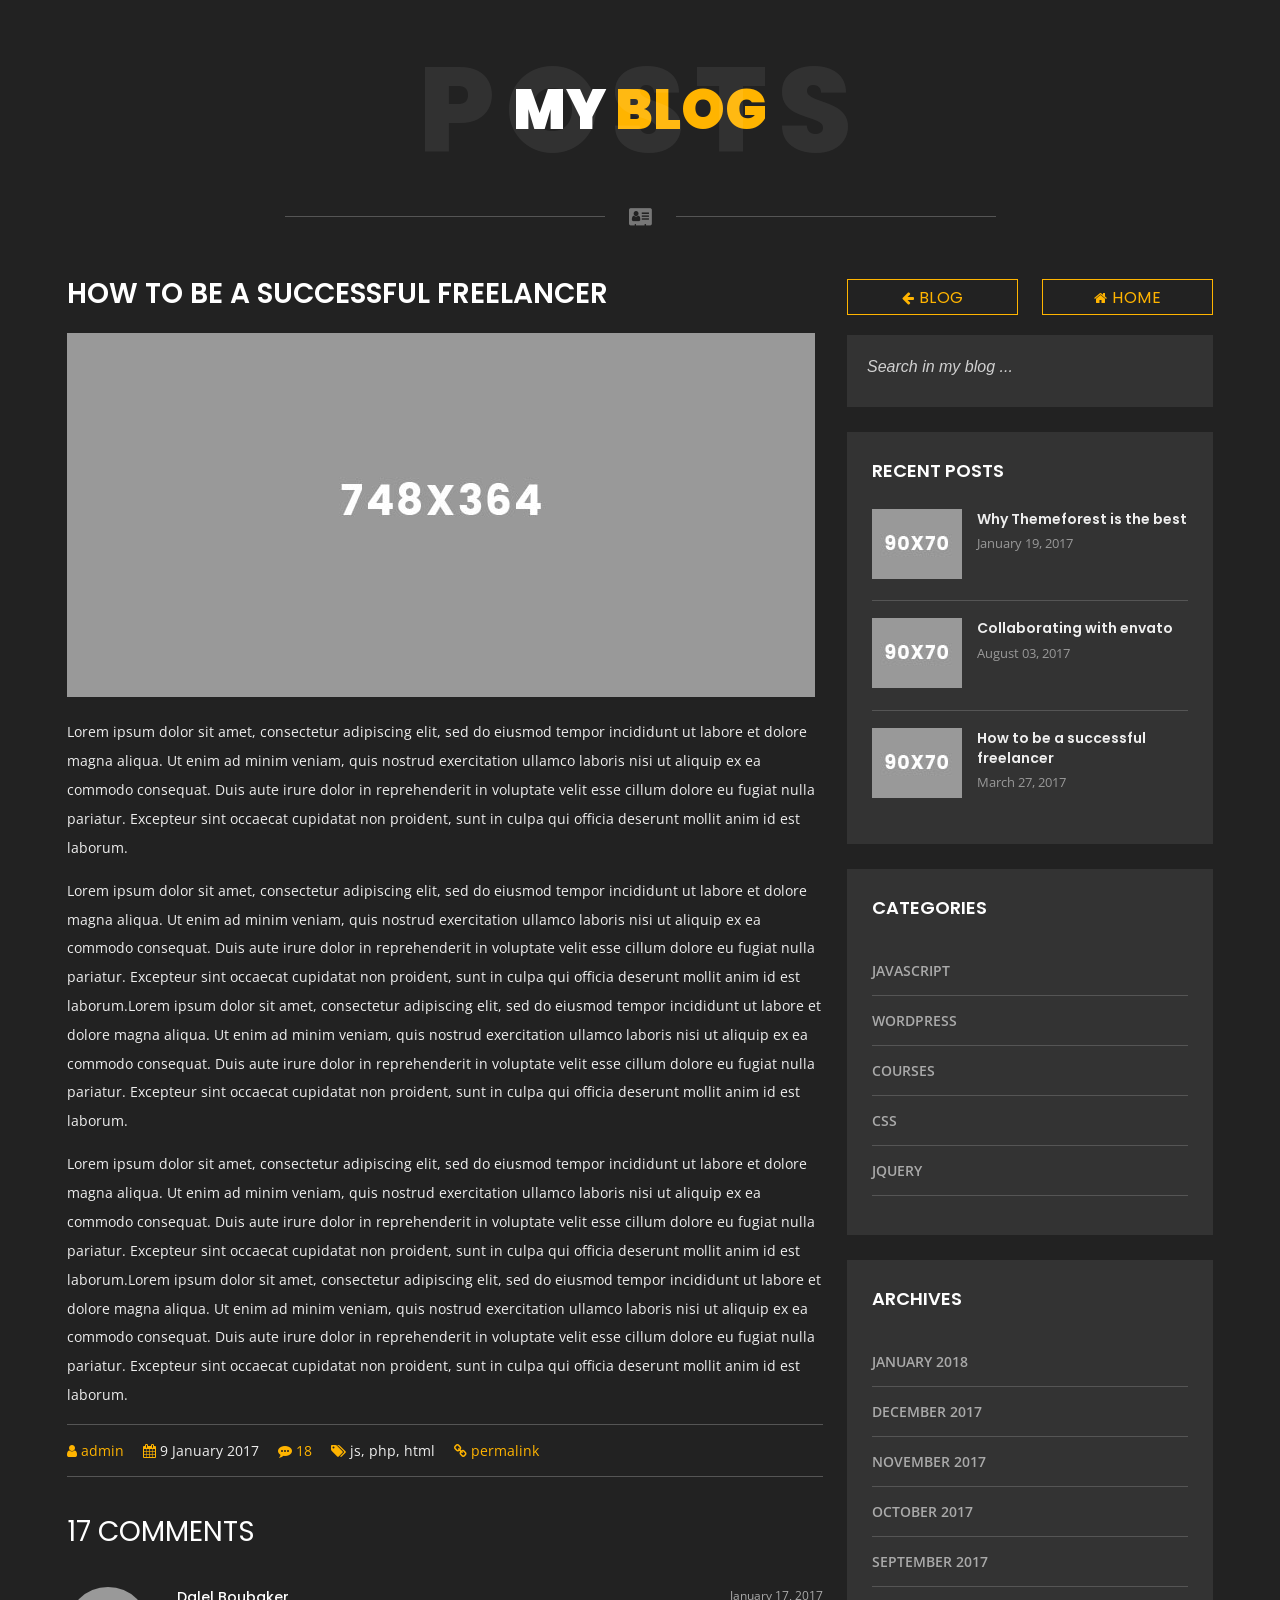
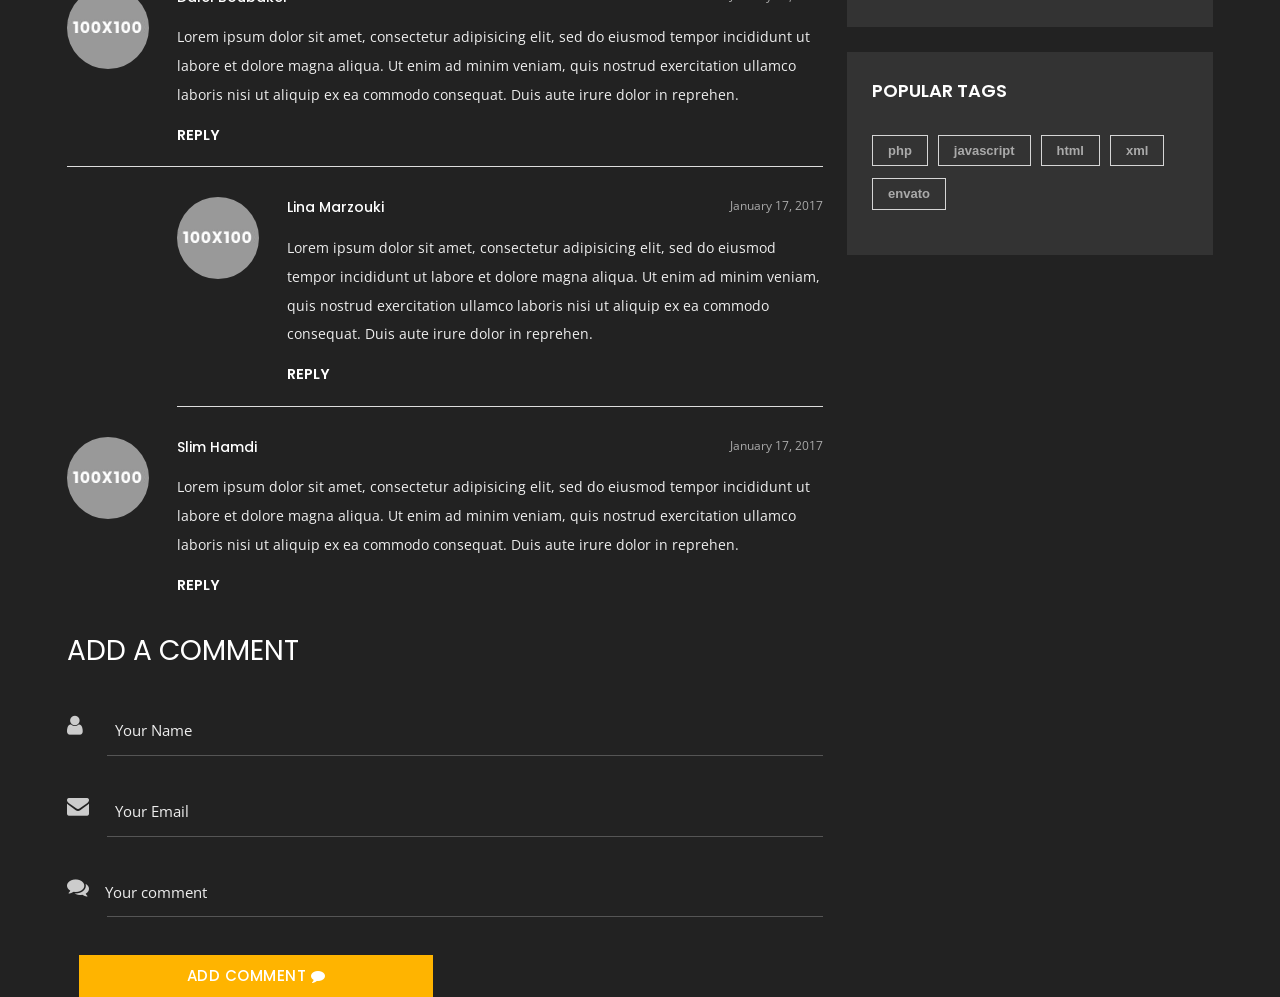
<file: blog-post-dark.html>
<!DOCTYPE html>
<html lang="en">

<head>
    <meta charset="utf-8" />
    <title>Blog Post - Lina Creative vCard, Resume, CV</title>
    <meta name="viewport" content="width=device-width, initial-scale=1.0" />
    <link href="https://fonts.googleapis.com/css?family=Poppins:400,400i,500,500i,600,600i,700,700i,800,800i,900,900i" rel="stylesheet">
    <link href="https://fonts.googleapis.com/css?family=Open+Sans:300,400,600,700" rel="stylesheet">

    <!-- Template CSS Files -->
    <link rel="stylesheet" type="text/css" href="css/font-awesome.min.css" />
    <link rel="stylesheet" type="text/css" href="css/jquery.animatedheadline.css" />
    <link rel="stylesheet" type="text/css" href="css/materialize.min.css" />
    <link rel="stylesheet" type="text/css" href="css/style.css" />
    <link rel="stylesheet" type="text/css" href="css/skins/yellow.css" />

    <!-- Template JS Files -->
    <script src="js/modernizr.custom.js"></script>

</head>

<body class="dark blog">
    <!-- Preloader Start -->
    <div id="loader-wrapper">
        <div id="loader"></div>
        <div class="loader-section section-left"></div>
        <div class="loader-section section-right"></div>
    </div>
    <!-- Preloader Ends -->
    <!-- Wrapper Starts -->
    <div class="wrapper">
		<div class="container page-title center-align">
			<h2 class="center-align">
				<span>My </span>
				<span>blog</span>
			</h2>
			<span class="title-bg">posts</span>
		</div>
		<!-- Divider Starts -->
		<div class="divider center-align">
			<span class="outer-line"></span>
			<span class="fa fa-vcard" aria-hidden="true"></span>
			<span class="outer-line"></span>
		</div>
		<!-- Divider Ends -->
		<div class="container">
			<div class="row">
				<div class="content col s12 m8 l8 xl8">
					<!-- Article Starts -->
					<article>
						<a href="blog-post-dark.html"><h4>How to be a successful freelancer</h4></a>
						<!-- Figure Starts -->
						<figure class="blog-figure">
							<img class="responsive-img" src="images/blog/blog-post-1.jpg" alt="">
						</figure>
						<!-- Figure Ends -->
						<!-- Excerpt Starts -->
						<div class="blog-excerpt second-font">
							<p>Lorem ipsum dolor sit amet, consectetur adipiscing elit, sed do eiusmod tempor incididunt ut labore et dolore magna aliqua. Ut enim ad minim veniam, quis nostrud exercitation ullamco laboris nisi ut aliquip ex ea commodo consequat. Duis aute irure dolor in reprehenderit in voluptate velit esse cillum dolore eu fugiat nulla pariatur. Excepteur sint occaecat cupidatat non proident, sunt in culpa qui officia deserunt mollit anim id est laborum.</p>
							<p>Lorem ipsum dolor sit amet, consectetur adipiscing elit, sed do eiusmod tempor incididunt ut labore et dolore magna aliqua. Ut enim ad minim veniam, quis nostrud exercitation ullamco laboris nisi ut aliquip ex ea commodo consequat. Duis aute irure dolor in reprehenderit in voluptate velit esse cillum dolore eu fugiat nulla pariatur. Excepteur sint occaecat cupidatat non proident, sunt in culpa qui officia deserunt mollit anim id est laborum.Lorem ipsum dolor sit amet, consectetur adipiscing elit, sed do eiusmod tempor incididunt ut labore et dolore magna aliqua. Ut enim ad minim veniam, quis nostrud exercitation ullamco laboris nisi ut aliquip ex ea commodo consequat. Duis aute irure dolor in reprehenderit in voluptate velit esse cillum dolore eu fugiat nulla pariatur. Excepteur sint occaecat cupidatat non proident, sunt in culpa qui officia deserunt mollit anim id est laborum.</p>
							<p>Lorem ipsum dolor sit amet, consectetur adipiscing elit, sed do eiusmod tempor incididunt ut labore et dolore magna aliqua. Ut enim ad minim veniam, quis nostrud exercitation ullamco laboris nisi ut aliquip ex ea commodo consequat. Duis aute irure dolor in reprehenderit in voluptate velit esse cillum dolore eu fugiat nulla pariatur. Excepteur sint occaecat cupidatat non proident, sunt in culpa qui officia deserunt mollit anim id est laborum.Lorem ipsum dolor sit amet, consectetur adipiscing elit, sed do eiusmod tempor incididunt ut labore et dolore magna aliqua. Ut enim ad minim veniam, quis nostrud exercitation ullamco laboris nisi ut aliquip ex ea commodo consequat. Duis aute irure dolor in reprehenderit in voluptate velit esse cillum dolore eu fugiat nulla pariatur. Excepteur sint occaecat cupidatat non proident, sunt in culpa qui officia deserunt mollit anim id est laborum.</p>
							<!-- Meta Starts -->
							<div class="meta second-font">
								<span><i class="fa fa-user"></i> <a href="#">admin</a></span>
								<span class="date"><i class="fa fa-calendar"></i> 9 January 2017</span>
								<span><i class="fa fa-commenting"></i> <a href="blog-post-dark.html">18</a></span>
								<span><i class="fa fa-tags"></i> js, php, html</span>
								<span class="permalink"><i class="fa fa-link"></i> <a href="blog-post-dark.html">permalink</a></span>
							</div>
							<!-- Meta Ends -->
						</div>
						<!-- Excerpt Ends -->
						<!-- Comments Starts -->
						<div class="comments">
							<h3 class="comments-heading uppercase">17 Comments</h3>
							<ul class="comments-list">
								<li>
									<!-- Comment Starts -->
									<div class="comment">
										<img class="comment-avatar pull-left" alt="" src="images/blog/user1.jpg">
										<div class="comment-body">
											<div class="meta-data">
												<span class="comment-author">Dalel Boubaker</span>
												<span class="comment-date pull-right second-font">January 17, 2017</span>
											</div>
											<div class="comment-content">
											<p class="second-font">Lorem ipsum dolor sit amet, consectetur adipisicing elit, sed do eiusmod tempor incididunt ut labore et dolore magna aliqua. Ut enim ad minim veniam, quis nostrud exercitation ullamco laboris nisi ut aliquip ex ea commodo consequat. Duis aute irure dolor in reprehen.</p></div>
											<div>
												<a class="comment-reply" href="#">Reply</a>
											</div>	
										</div>
									</div>
									<!-- Comment Ends -->
									<ul class="comments-reply">
										<li>
											<!-- Comment Starts -->
											<div class="comment">
												<img class="comment-avatar pull-left" alt="" src="images/blog/user2.jpg">
												<div class="comment-body">
													<div class="meta-data">
														<span class="comment-author">Lina Marzouki</span>
														<span class="comment-date pull-right second-font">January 17, 2017</span>
													</div>
													<div class="comment-content">
													<p class="second-font">Lorem ipsum dolor sit amet, consectetur adipisicing elit, sed do eiusmod tempor incididunt ut labore et dolore magna aliqua. Ut enim ad minim veniam, quis nostrud exercitation ullamco laboris nisi ut aliquip ex ea commodo consequat. Duis aute irure dolor in reprehen.</p></div>
													<div>
														<a class="comment-reply" href="#">Reply</a>
													</div>	
												</div>
											</div>
											<!-- Comment Ends -->
										</li>
									</ul>
									<!-- Comment Starts -->
									<div class="comment last">
										<img class="comment-avatar pull-left" alt="" src="images/blog/user3.jpg">
										<div class="comment-body">
											<div class="meta-data">
												<span class="comment-author">Slim Hamdi</span>
												<span class="comment-date pull-right second-font">January 17, 2017</span>
											</div>
											<div class="comment-content">
											<p class="second-font">Lorem ipsum dolor sit amet, consectetur adipisicing elit, sed do eiusmod tempor incididunt ut labore et dolore magna aliqua. Ut enim ad minim veniam, quis nostrud exercitation ullamco laboris nisi ut aliquip ex ea commodo consequat. Duis aute irure dolor in reprehen.</p></div>
											<div>
												<a class="comment-reply" href="#">Reply</a>
											</div>	
										</div>
									</div>
									<!-- Comment Ends -->
								</li>
							</ul>
							<h3 class="comments-heading uppercase add-comment">Add a comment</h3>
							<!-- Comments Form Starts -->
							<div class="comments-form">
								<form role="form">
									<!-- Name Field Starts -->
                                    <div class="input-field second-font">
                                        <i class="fa fa-user prefix"></i>
                                        <input id="name" name="name" type="text" class="validate" required>
                                        <label class="font-weight-400" for="name">Your Name</label>
                                    </div>
                                    <!-- Name Field Ends -->
                                    <!-- Email Field Starts -->
                                    <div class="input-field second-font">
                                        <i class="fa fa-envelope prefix"></i>
                                        <input id="email" type="email" name="email" class="validate" required>
                                        <label for="email">Your Email</label>
                                    </div>
                                    <!-- Email Field Ends -->
                                    <!-- Comment Textarea Starts -->
                                    <div class="input-field second-font">
                                        <i class="fa fa-comments prefix"></i>
                                        <textarea id="comment" name="comment" class="materialize-textarea" required></textarea>
                                        <label for="comment">Your comment</label>
                                    </div>
                                    <!-- Comment Textarea Ends -->
									<!-- Submit Form Button Starts -->
                                    <div class="col s12 m12 l6 xl6 submit-form">
                                        <button class="btn font-weight-500" type="submit" name="send">
											Add comment <i class="fa fa-comment"></i>
										</button>
                                    </div>
                                    <!-- Submit Form Button Ends -->
								</form>
							</div>
							<!-- Comments Form Ends -->
						</div>
					</article>
					<!-- Article Ends -->
				</div>
				<!-- Sidebar Starts -->
				<div class="sidebar col s12 m4 l4 xl4">
					<div class="row">
						<div class="col s6 m6 l6 xl6">
							<a href="blog-dark.html" class="btn back"><i class="fa fa-arrow-left"></i> Blog</a>
						</div>
						<div class="col s6 m6 l6 xl6">
							<a href="index-dark.html" class="btn back"><i class="fa fa-home"></i> Home</a>
						</div>
					</div>
					<!-- Search Widget Starts -->
					<div class="widget widget-search">
						<div>
							<input placeholder="Search in my blog ..." type="search">
						</div>
					</div>
					<!-- Search Widget Ends -->
					<!-- Latest Posts Widget Ends -->
					<div class="widget recent-posts">
						<h3 class="widget-title">Recent Posts</h3>
						<ul class="unstyled clearfix">
						<!-- Recent Post Widget Starts -->
						<li>
							<div class="posts-thumb pull-left"> 
								<a href="blog-post-dark.html">
									<img alt="img" src="images/blog/blog-post-small-1.jpg">
								</a>
							</div>
							<div class="post-info">
								<h4 class="entry-title">
									<a href="blog-post-dark.html">Why Themeforest is the best</a>
								</h4>
								<p class="post-meta second-font">
									<span class="post-date"> January 19, 2017</span>
								</p>
							</div>
							<div class="clearfix"></div>
						</li>
						<!-- Recent Post Widget Ends -->
						<!-- Recent Post Widget Starts -->
						<li>
							<div class="posts-thumb pull-left"> 
								<a href="blog-post-dark.html">
									<img alt="img" src="images/blog/blog-post-small-2.jpg">
								</a>
							</div>
							<div class="post-info">
								<h4 class="entry-title">
									<a href="blog-post-dark.html">Collaborating with envato</a>
								</h4>
								<p class="post-meta second-font">
									<span class="post-date"> August 03, 2017</span>
								</p>
							</div>
							<div class="clearfix"></div>
						</li>
						<!-- Recent Post Widget Ends -->
						<!-- Recent Post Widget Starts -->
						<li>
							<div class="posts-thumb pull-left"> 
								<a href="blog-post-dark.html">
									<img alt="img" src="images/blog/blog-post-small-3.jpg">
								</a>
							</div>
							<div class="post-info">
								<h4 class="entry-title">
									<a href="blog-post-dark.html">How to be a successful freelancer</a>
								</h4>
								<p class="post-meta second-font">
									<span class="post-date"> March 27, 2017</span>
								</p>
							</div>
							<div class="clearfix"></div>
						</li>
						<!-- Recent Post Widget Ends -->
						</ul>
					</div>
					<!-- Latest Posts Widget Ends -->
					<!-- Categories Widget Starts -->
					<div class="widget">
						<h3 class="widget-title">Categories</h3>
						<ul class="arrow nav nav-tabs second-font uppercase">
							<li><a href="#">Javascript</a></li>
							<li><a href="#">Wordpress</a></li>
							<li><a href="#">Courses</a></li>
							<li><a href="#">CSS</a></li>
							<li><a href="#">jQuery</a></li>
						</ul>
					</div>
					<!-- Categories Widget Ends -->
					<!-- Archives Widget Starts -->
					<div class="widget">
						<h3 class="widget-title">Archives</h3>
						<ul class="arrow nav nav-tabs second-font uppercase">
							<li><a href="#">January 2018</a></li>
							<li><a href="#">December 2017</a></li>
							<li><a href="#">November 2017</a></li>
							<li><a href="#">October 2017</a></li>
							<li><a href="#">September 2017</a></li>
						</ul>
					</div>
					<!-- Archives Widget Ends -->
					<!-- Tags Widget Starts -->
					<div class="widget widget-tags">
						<h3 class="widget-title">Popular Tags </h3>
						<ul class="unstyled clearfix">
							<li><a href="#">php</a></li>
							<li><a href="#">javascript</a></li>
							<li><a href="#">html</a></li>
							<li><a href="#">xml</a></li>
							<li><a href="#">envato</a></li>
			            </ul>
					</div>
					<!-- Tags Widget Ends -->
				</div>
				<!-- Sidebar Ends -->
			</div>
		</div>
    </div>
    <!-- Wrapper Ends -->

    <!-- Template JS Files -->
    <script src="js/jquery-2.2.4.min.js"></script>
    <script src="js/jquery.animatedheadline.js"></script>
    <script src="js/boxlayout.js"></script>
    <script src="js/materialize.min.js"></script>
    <script src="js/jquery.hoverdir.js"></script>
    <script src="js/custom.js"></script>

</body>

</html>
</file>
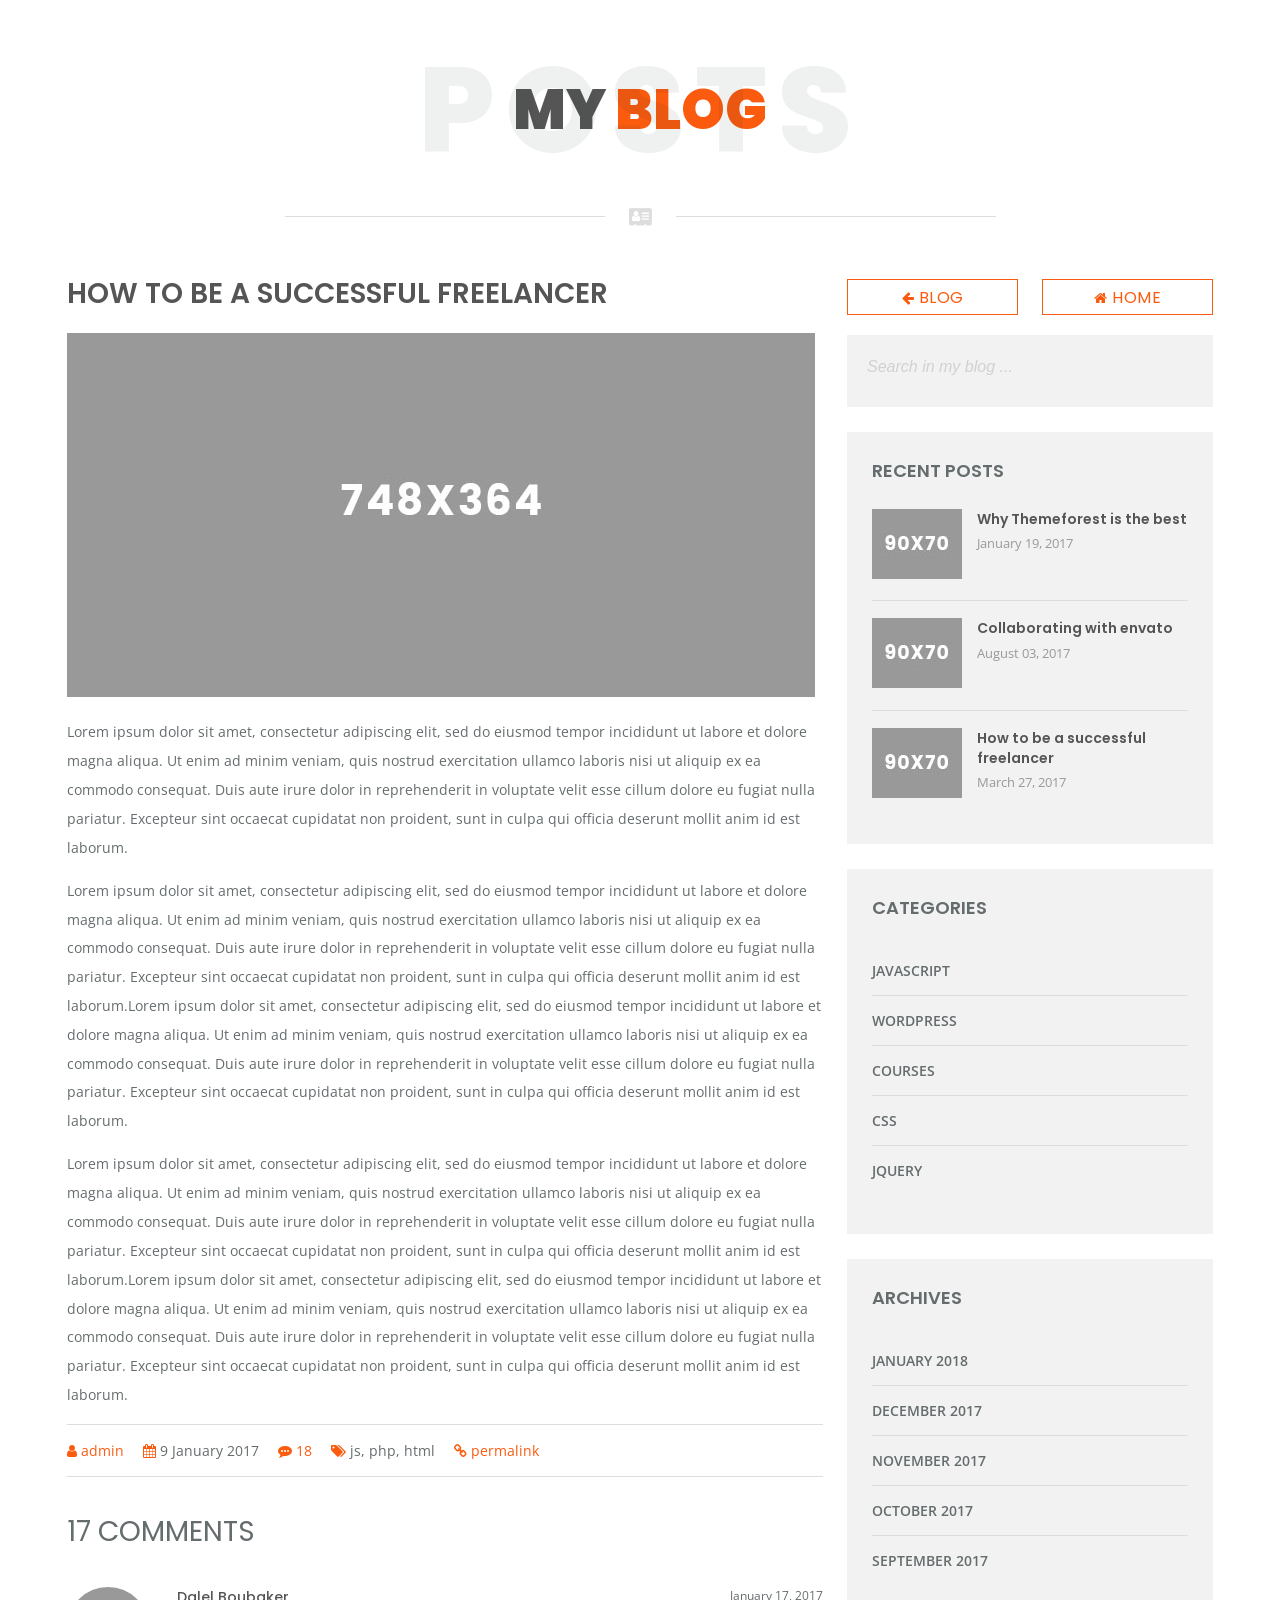
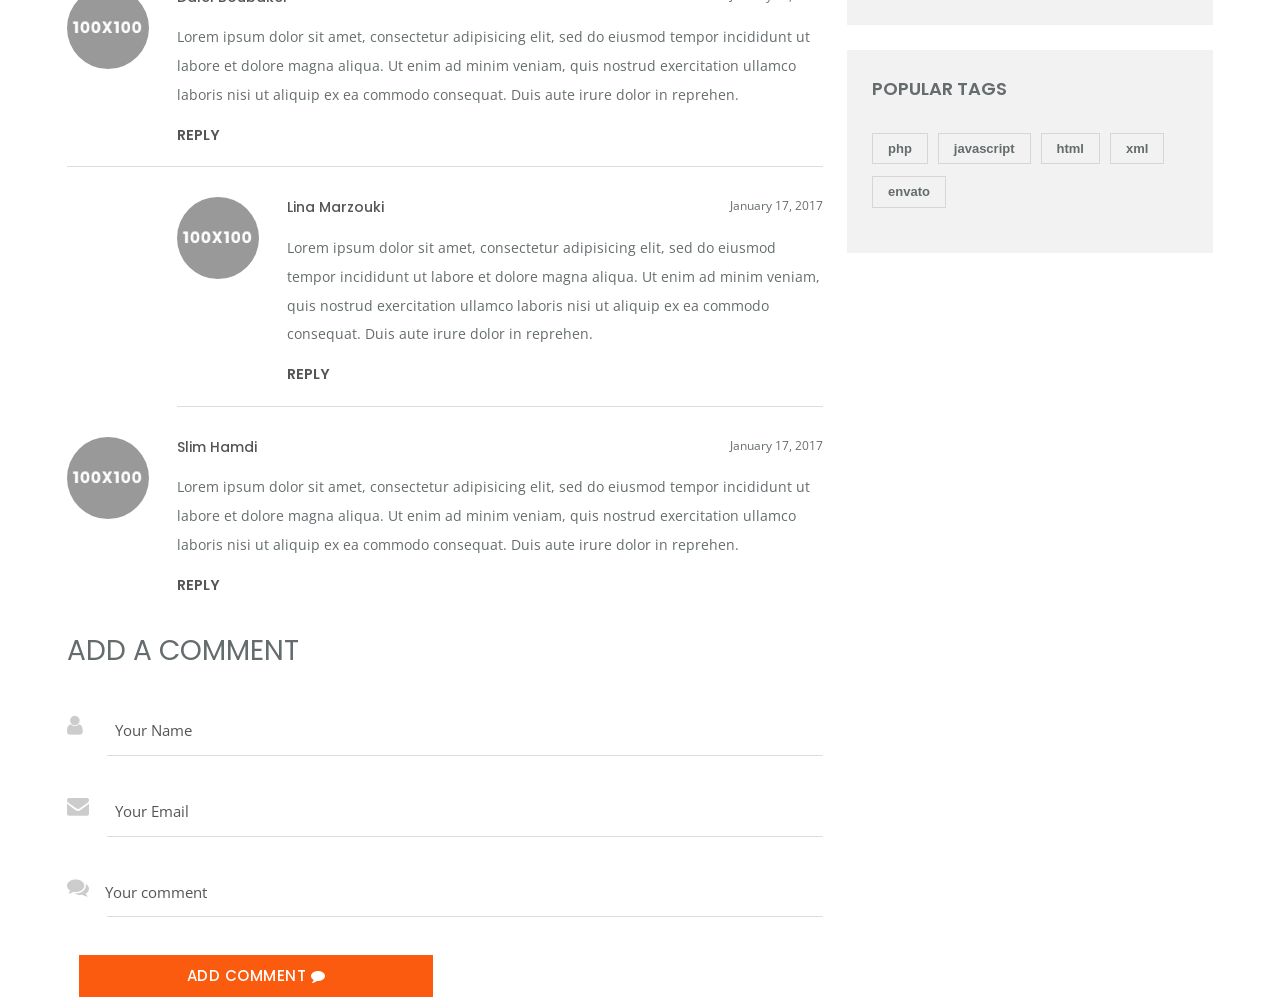
<file: blog-post-light.html>
<!DOCTYPE html>
<html lang="en">

<head>
    <meta charset="utf-8" />
    <title>Blog Post - Lina Creative vCard, Resume, CV</title>
    <meta name="viewport" content="width=device-width, initial-scale=1.0" />
    <link href="https://fonts.googleapis.com/css?family=Poppins:400,400i,500,500i,600,600i,700,700i,800,800i,900,900i" rel="stylesheet">
    <link href="https://fonts.googleapis.com/css?family=Open+Sans:300,400,600,700" rel="stylesheet">

    <!-- Template CSS Files -->
    <link rel="stylesheet" type="text/css" href="css/font-awesome.min.css" />
    <link rel="stylesheet" type="text/css" href="css/jquery.animatedheadline.css" />
    <link rel="stylesheet" type="text/css" href="css/materialize.min.css" />
    <link rel="stylesheet" type="text/css" href="css/style.css" />
    <link rel="stylesheet" type="text/css" href="css/skins/orange.css" />

    <!-- Template JS Files -->
    <script src="js/modernizr.custom.js"></script>

</head>

<body class="blog">
    <!-- Preloader Start -->
    <div id="loader-wrapper">
        <div id="loader"></div>
        <div class="loader-section section-left"></div>
        <div class="loader-section section-right"></div>
    </div>
    <!-- Preloader Ends -->
    <!-- Wrapper Starts -->
    <div class="wrapper">
		<div class="container page-title center-align">
			<h2 class="center-align">
				<span>My </span>
				<span>blog</span>
			</h2>
			<span class="title-bg">posts</span>
		</div>
		<!-- Divider Starts -->
		<div class="divider center-align">
			<span class="outer-line"></span>
			<span class="fa fa-vcard" aria-hidden="true"></span>
			<span class="outer-line"></span>
		</div>
		<!-- Divider Ends -->
		<div class="container">
			<div class="row">
				<div class="content col s12 m8 l8 xl8">
					<!-- Article Starts -->
					<article>
						<a href="blog-post-light.html"><h4>How to be a successful freelancer</h4></a>
						<!-- Figure Starts -->
						<figure class="blog-figure">
							<img class="responsive-img" src="images/blog/blog-post-1.jpg" alt="">
						</figure>
						<!-- Figure Ends -->
						<!-- Excerpt Starts -->
						<div class="blog-excerpt second-font">
							<p>Lorem ipsum dolor sit amet, consectetur adipiscing elit, sed do eiusmod tempor incididunt ut labore et dolore magna aliqua. Ut enim ad minim veniam, quis nostrud exercitation ullamco laboris nisi ut aliquip ex ea commodo consequat. Duis aute irure dolor in reprehenderit in voluptate velit esse cillum dolore eu fugiat nulla pariatur. Excepteur sint occaecat cupidatat non proident, sunt in culpa qui officia deserunt mollit anim id est laborum.</p>
							<p>Lorem ipsum dolor sit amet, consectetur adipiscing elit, sed do eiusmod tempor incididunt ut labore et dolore magna aliqua. Ut enim ad minim veniam, quis nostrud exercitation ullamco laboris nisi ut aliquip ex ea commodo consequat. Duis aute irure dolor in reprehenderit in voluptate velit esse cillum dolore eu fugiat nulla pariatur. Excepteur sint occaecat cupidatat non proident, sunt in culpa qui officia deserunt mollit anim id est laborum.Lorem ipsum dolor sit amet, consectetur adipiscing elit, sed do eiusmod tempor incididunt ut labore et dolore magna aliqua. Ut enim ad minim veniam, quis nostrud exercitation ullamco laboris nisi ut aliquip ex ea commodo consequat. Duis aute irure dolor in reprehenderit in voluptate velit esse cillum dolore eu fugiat nulla pariatur. Excepteur sint occaecat cupidatat non proident, sunt in culpa qui officia deserunt mollit anim id est laborum.</p>
							<p>Lorem ipsum dolor sit amet, consectetur adipiscing elit, sed do eiusmod tempor incididunt ut labore et dolore magna aliqua. Ut enim ad minim veniam, quis nostrud exercitation ullamco laboris nisi ut aliquip ex ea commodo consequat. Duis aute irure dolor in reprehenderit in voluptate velit esse cillum dolore eu fugiat nulla pariatur. Excepteur sint occaecat cupidatat non proident, sunt in culpa qui officia deserunt mollit anim id est laborum.Lorem ipsum dolor sit amet, consectetur adipiscing elit, sed do eiusmod tempor incididunt ut labore et dolore magna aliqua. Ut enim ad minim veniam, quis nostrud exercitation ullamco laboris nisi ut aliquip ex ea commodo consequat. Duis aute irure dolor in reprehenderit in voluptate velit esse cillum dolore eu fugiat nulla pariatur. Excepteur sint occaecat cupidatat non proident, sunt in culpa qui officia deserunt mollit anim id est laborum.</p>
							<!-- Meta Starts -->
							<div class="meta second-font">
								<span><i class="fa fa-user"></i> <a href="#">admin</a></span>
								<span class="date"><i class="fa fa-calendar"></i> 9 January 2017</span>
								<span><i class="fa fa-commenting"></i> <a href="blog-post-light.html">18</a></span>
								<span><i class="fa fa-tags"></i> js, php, html</span>
								<span class="permalink"><i class="fa fa-link"></i> <a href="blog-post-light.html">permalink</a></span>
							</div>
							<!-- Meta Ends -->
						</div>
						<!-- Excerpt Ends -->
						<!-- Comments Starts -->
						<div class="comments">
							<h3 class="comments-heading uppercase">17 Comments</h3>
							<ul class="comments-list">
								<li>
									<!-- Comment Starts -->
									<div class="comment">
										<img class="comment-avatar pull-left" alt="" src="images/blog/user1.jpg">
										<div class="comment-body">
											<div class="meta-data">
												<span class="comment-author">Dalel Boubaker</span>
												<span class="comment-date pull-right second-font">January 17, 2017</span>
											</div>
											<div class="comment-content">
											<p class="second-font">Lorem ipsum dolor sit amet, consectetur adipisicing elit, sed do eiusmod tempor incididunt ut labore et dolore magna aliqua. Ut enim ad minim veniam, quis nostrud exercitation ullamco laboris nisi ut aliquip ex ea commodo consequat. Duis aute irure dolor in reprehen.</p></div>
											<div>
												<a class="comment-reply" href="#">Reply</a>
											</div>	
										</div>
									</div>
									<!-- Comment Ends -->
									<ul class="comments-reply">
										<li>
											<!-- Comment Starts -->
											<div class="comment">
												<img class="comment-avatar pull-left" alt="" src="images/blog/user2.jpg">
												<div class="comment-body">
													<div class="meta-data">
														<span class="comment-author">Lina Marzouki</span>
														<span class="comment-date pull-right second-font">January 17, 2017</span>
													</div>
													<div class="comment-content">
													<p class="second-font">Lorem ipsum dolor sit amet, consectetur adipisicing elit, sed do eiusmod tempor incididunt ut labore et dolore magna aliqua. Ut enim ad minim veniam, quis nostrud exercitation ullamco laboris nisi ut aliquip ex ea commodo consequat. Duis aute irure dolor in reprehen.</p></div>
													<div>
														<a class="comment-reply" href="#">Reply</a>
													</div>	
												</div>
											</div>
											<!-- Comment Ends -->
										</li>
									</ul>
									<!-- Comment Starts -->
									<div class="comment last">
										<img class="comment-avatar pull-left" alt="" src="images/blog/user3.jpg">
										<div class="comment-body">
											<div class="meta-data">
												<span class="comment-author">Slim Hamdi</span>
												<span class="comment-date pull-right second-font">January 17, 2017</span>
											</div>
											<div class="comment-content">
											<p class="second-font">Lorem ipsum dolor sit amet, consectetur adipisicing elit, sed do eiusmod tempor incididunt ut labore et dolore magna aliqua. Ut enim ad minim veniam, quis nostrud exercitation ullamco laboris nisi ut aliquip ex ea commodo consequat. Duis aute irure dolor in reprehen.</p></div>
											<div>
												<a class="comment-reply" href="#">Reply</a>
											</div>	
										</div>
									</div>
									<!-- Comment Ends -->
								</li>
							</ul>
							<h3 class="comments-heading uppercase add-comment">Add a comment</h3>
							<!-- Comments Form Starts -->
							<div class="comments-form">
								<form role="form">
									<!-- Name Field Starts -->
                                    <div class="input-field second-font">
                                        <i class="fa fa-user prefix"></i>
                                        <input id="name" name="name" type="text" class="validate" required>
                                        <label class="font-weight-400" for="name">Your Name</label>
                                    </div>
                                    <!-- Name Field Ends -->
                                    <!-- Email Field Starts -->
                                    <div class="input-field second-font">
                                        <i class="fa fa-envelope prefix"></i>
                                        <input id="email" type="email" name="email" class="validate" required>
                                        <label for="email">Your Email</label>
                                    </div>
                                    <!-- Email Field Ends -->
                                    <!-- Comment Textarea Starts -->
                                    <div class="input-field second-font">
                                        <i class="fa fa-comments prefix"></i>
                                        <textarea id="comment" name="comment" class="materialize-textarea" required></textarea>
                                        <label for="comment">Your comment</label>
                                    </div>
                                    <!-- Comment Textarea Ends -->
									<!-- Submit Form Button Starts -->
                                    <div class="col s12 m12 l6 xl6 submit-form">
                                        <button class="btn font-weight-500" type="submit" name="send">
											Add comment <i class="fa fa-comment"></i>
										</button>
                                    </div>
                                    <!-- Submit Form Button Ends -->
								</form>
							</div>
							<!-- Comments Form Ends -->
						</div>
					</article>
					<!-- Article Ends -->
				</div>
				<!-- Sidebar Starts -->
				<div class="sidebar col s12 m4 l4 xl4">
					<div class="row">
						<div class="col s6 m6 l6 xl6">
							<a href="blog-light.html" class="btn back"><i class="fa fa-arrow-left"></i> Blog</a>
						</div>
						<div class="col s6 m6 l6 xl6">
							<a href="index-light.html" class="btn back"><i class="fa fa-home"></i> Home</a>
						</div>
					</div>
					<!-- Search Widget Starts -->
					<div class="widget widget-search">
						<div>
							<input placeholder="Search in my blog ..." type="search">
						</div>
					</div>
					<!-- Search Widget Ends -->
					<!-- Latest Posts Widget Ends -->
					<div class="widget recent-posts">
						<h3 class="widget-title">Recent Posts</h3>
						<ul class="unstyled clearfix">
						<!-- Recent Post Widget Starts -->
						<li>
							<div class="posts-thumb pull-left"> 
								<a href="blog-post-light.html">
									<img alt="img" src="images/blog/blog-post-small-1.jpg">
								</a>
							</div>
							<div class="post-info">
								<h4 class="entry-title">
									<a href="blog-post-light.html">Why Themeforest is the best</a>
								</h4>
								<p class="post-meta second-font">
									<span class="post-date"> January 19, 2017</span>
								</p>
							</div>
							<div class="clearfix"></div>
						</li>
						<!-- Recent Post Widget Ends -->
						<!-- Recent Post Widget Starts -->
						<li>
							<div class="posts-thumb pull-left"> 
								<a href="blog-post-light.html">
									<img alt="img" src="images/blog/blog-post-small-2.jpg">
								</a>
							</div>
							<div class="post-info">
								<h4 class="entry-title">
									<a href="blog-post-light.html">Collaborating with envato</a>
								</h4>
								<p class="post-meta second-font">
									<span class="post-date"> August 03, 2017</span>
								</p>
							</div>
							<div class="clearfix"></div>
						</li>
						<!-- Recent Post Widget Ends -->
						<!-- Recent Post Widget Starts -->
						<li>
							<div class="posts-thumb pull-left"> 
								<a href="blog-post-light.html">
									<img alt="img" src="images/blog/blog-post-small-3.jpg">
								</a>
							</div>
							<div class="post-info">
								<h4 class="entry-title">
									<a href="blog-post-light.html">How to be a successful freelancer</a>
								</h4>
								<p class="post-meta second-font">
									<span class="post-date"> March 27, 2017</span>
								</p>
							</div>
							<div class="clearfix"></div>
						</li>
						<!-- Recent Post Widget Ends -->
						</ul>
					</div>
					<!-- Latest Posts Widget Ends -->
					<!-- Categories Widget Starts -->
					<div class="widget">
						<h3 class="widget-title">Categories</h3>
						<ul class="arrow nav nav-tabs second-font uppercase">
							<li><a href="#">Javascript</a></li>
							<li><a href="#">Wordpress</a></li>
							<li><a href="#">Courses</a></li>
							<li><a href="#">CSS</a></li>
							<li><a href="#">jQuery</a></li>
						</ul>
					</div>
					<!-- Categories Widget Ends -->
					<!-- Archives Widget Starts -->
					<div class="widget">
						<h3 class="widget-title">Archives</h3>
						<ul class="arrow nav nav-tabs second-font uppercase">
							<li><a href="#">January 2018</a></li>
							<li><a href="#">December 2017</a></li>
							<li><a href="#">November 2017</a></li>
							<li><a href="#">October 2017</a></li>
							<li><a href="#">September 2017</a></li>
						</ul>
					</div>
					<!-- Archives Widget Ends -->
					<!-- Tags Widget Starts -->
					<div class="widget widget-tags">
						<h3 class="widget-title">Popular Tags </h3>
						<ul class="unstyled clearfix">
							<li><a href="#">php</a></li>
							<li><a href="#">javascript</a></li>
							<li><a href="#">html</a></li>
							<li><a href="#">xml</a></li>
							<li><a href="#">envato</a></li>
			            </ul>
					</div>
					<!-- Tags Widget Ends -->
				</div>
				<!-- Sidebar Ends -->
			</div>
		</div>
    </div>
    <!-- Wrapper Ends -->

    <!-- Template JS Files -->
    <script src="js/jquery-2.2.4.min.js"></script>
    <script src="js/jquery.animatedheadline.js"></script>
    <script src="js/boxlayout.js"></script>
    <script src="js/materialize.min.js"></script>
    <script src="js/jquery.hoverdir.js"></script>
    <script src="js/custom.js"></script>

</body>

</html>
</file>
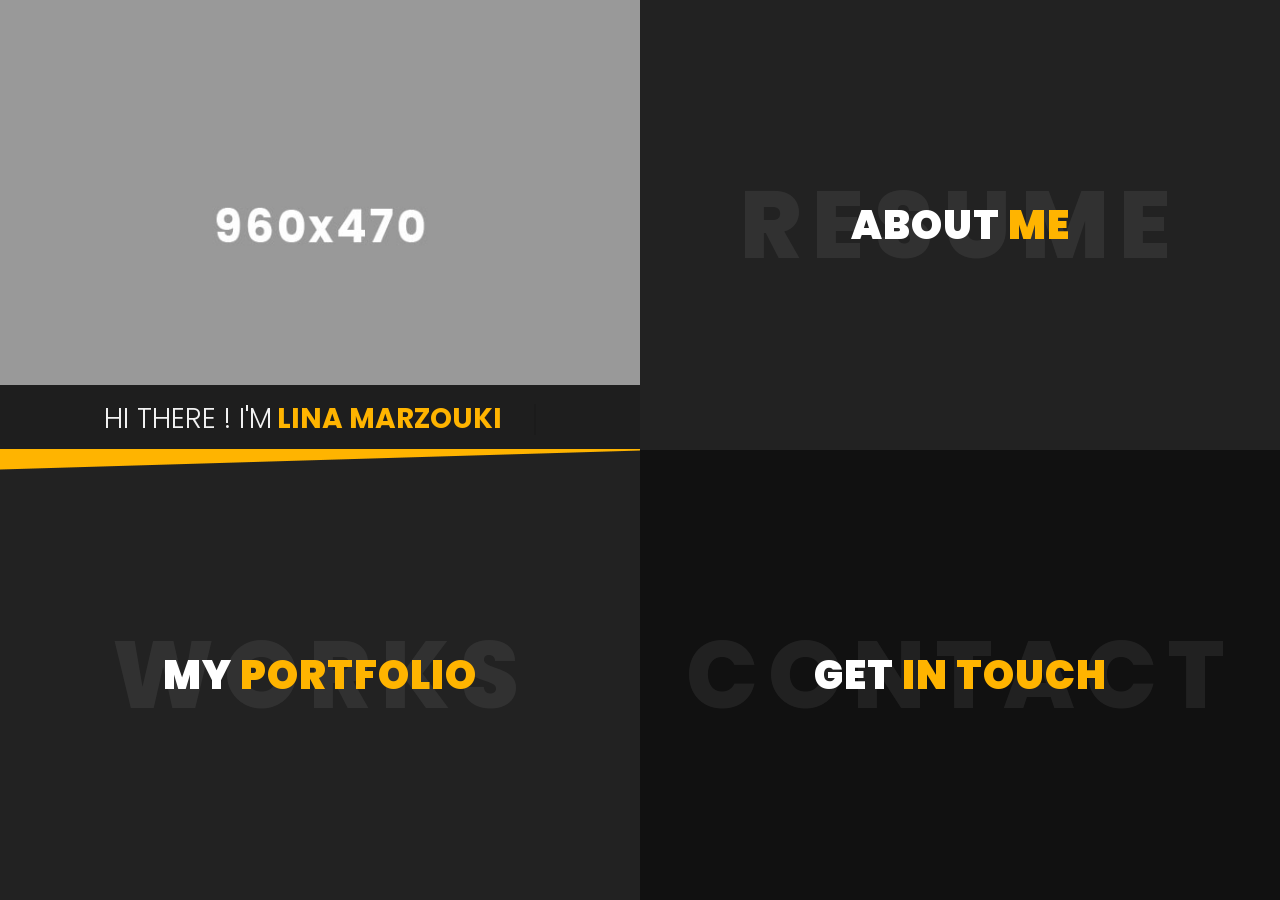
<file: index-dark.html>
<!DOCTYPE html>
<html lang="en">

<head>
    <meta charset="utf-8" />
    <title>Lina - Creative vCard, Resume, CV</title>
    <meta name="viewport" content="width=device-width, initial-scale=1.0" />
    <link href="https://fonts.googleapis.com/css?family=Poppins:400,400i,500,500i,600,600i,700,700i,800,800i,900,900i" rel="stylesheet">
    <link href="https://fonts.googleapis.com/css?family=Open+Sans:300,400,600,700" rel="stylesheet">

    <!-- Template CSS Files -->
    <link rel="stylesheet" type="text/css" href="css/font-awesome.min.css" />
    <link rel="stylesheet" type="text/css" href="css/jquery.animatedheadline.css" />
    <link rel="stylesheet" type="text/css" href="css/materialize.min.css" />
    <link rel="stylesheet" type="text/css" href="css/style.css" />
    <link rel="stylesheet" type="text/css" href="css/skins/yellow.css" />

    <!-- Template JS Files -->
    <script src="js/modernizr.custom.js"></script>

</head>

<body class="dark">
    <!-- Preloader Start -->
    <div id="loader-wrapper">
        <div id="loader"></div>
        <div class="loader-section section-left"></div>
        <div class="loader-section section-right"></div>
    </div>
    <!-- Preloader Ends -->
    <!-- Wrapper Starts -->
    <div class="wrapper">
        <div id="bl-main" class="bl-main">
            <!-- Top Left Section Starts -->
            <section class="topleft">
                <div class="bl-box row valign-wrapper">
                    <div class="row valign-wrapper">
                        <div class="title-heading">
                            <div class="selector uppercase" id="selector">
                                <h3 class="ah-headline p-none m-none">
                                    <span class="font-weight-300">Hi There ! I'm</span>
                                    <span class="ah-words-wrapper">
										<b class="is-visible">lina marzouki</b>
										<b>a web designer</b>
										<b>a photographer</b>
										<b>a blogger</b>
									</span>
                                </h3>
                            </div>
                        </div>
                    </div>
                </div>
            </section>
            <!-- Top Left Section Ends -->
            <!-- About Section Starts -->
            <section>
                <!-- About Title Starts -->
                <div class="bl-box valign-wrapper">
                    <div class="page-title center-align">
                        <span class="title-bg">Resume</span>
                        <h2 class="center-align">
                            <span data-hover="About">About </span>
                            <span data-hover="Me">Me</span>
                        </h2>
                    </div>
                </div>
                <!-- About Title Ends -->
                <!-- About Expanded Starts -->
                <div class="bl-content">
                    <!-- Main Heading Starts -->
                    <div class="container page-title center-align">
                        <h2 class="center-align">
                            <span data-hover="About">About </span>
                            <span data-hover="Me">Me</span>
                        </h2>
                        <span class="title-bg">Resume</span>
                    </div>
                    <!-- Main Heading Ends -->
                    <div class="container infos">
						<!-- Divider Starts -->
                        <div class="divider center-align">
                            <span class="outer-line"></span>
                            <span class="fa fa-vcard" aria-hidden="true"></span>
                            <span class="outer-line"></span>
                        </div>
						<!-- Divider Ends -->
						<!-- Personal Informations Starts -->
                        <div class="row">
							<!-- Picture Starts -->
                            <div class="col s12 m5 l4 xl3 profile-picture">
								<img src="images/photo-about.jpg" class="responsive-img my-picture" alt="My Photo">
                            </div>
							<!-- Picture Ends -->
                            <div class="col s12 m7 l8 xl9 personal-info">
                                <h6 class="uppercase"><i class="fa fa-user"></i> Personal Informations</h6>
								<div class="col m12 l7 xl7 p-none">
									<p class="second-font">I'm a Freelance Web Designer & Developer based in Madrid, Spain.<br>
									I have serious passion for UI effects, animations and creating intuitive, 
									with over a decade of experience.
									</p>
								</div>
                                <div class="col s12 m12 l6 p-none">
                                    <ul class="second-font list-1">
                                        <li><span class="font-weight-600">First Name: </span>Lina</li>
                                        <li><span class="font-weight-600">Last Name: </span>Marzouki</li>
                                        <li><span class="font-weight-600">Date of birth: </span>21 june 1990 </li>
                                        <li><span class="font-weight-600">Nationality: </span>Spanish</li>
										<li><span class="font-weight-600">Freelance: </span>Available</li>
                                    </ul>
                                </div>
                                <div class="col s12 m12 l6 p-none">
                                    <ul class="second-font list-2">
                                        <li><span class="font-weight-600">Phone: </span>+34 21 18 40 10</li>
                                        <li><span class="font-weight-600">Address: </span>Madrid, Spain</li>
                                        <li><span class="font-weight-600">Email: </span>you@yourwebsite.com</li>
                                        <li><span class="font-weight-600">Spoken Langages: </span>French - German</li>
										<li><span class="font-weight-600">Skype: </span>lina.marzouki</li>
                                    </ul>
                                </div>
                                <a href="#" class="col s12 m12 l4 xl4 waves-effect waves-light btn font-weight-500">
									Download Resume <i class="fa fa-file-pdf-o"></i>
								</a>
								<a href="blog-dark.html" class="col s12 m12 l4 xl4 btn btn-blog font-weight-500">
									My Blog <i class="fa fa-edit"></i>
								</a>
                            </div>
                        </div>
						<!-- Personal Informations Ends -->
                    </div>
					<!-- Resume Starts -->
					<div class="resume-container">
                        <div class="container">
                            <div class="valign-wrapper row">
								<!-- Resume Menu Starts -->
                                <div class="resume-list col l4">
                                    <div class="resume-list-item is-active" data-index="0" id="resume-list-item-0">
                                        <div class="resume-list-item-inner">
                                            <h6 class="resume-list-item-title uppercase"><i class="fa fa-briefcase"></i> Experience</h6>
                                        </div>
                                    </div>
                                    <div class="resume-list-item" data-index="1" id="resume-list-item-1">
                                        <div class="resume-list-item-inner">
                                            <h6 class="resume-list-item-title uppercase"><i class="fa fa-graduation-cap"></i> Education</h6>
                                        </div>
                                    </div>
                                    <div class="resume-list-item" data-index="2" id="resume-list-item-2">
                                        <div class="resume-list-item-inner">
                                            <h6 class="resume-list-item-title uppercase"><i class="fa fa-star"></i> Skills</h6>
                                        </div>
                                    </div>
                                </div>
								<!-- Resume Menu Ends -->
								<!-- Resume Content Starts -->
                                <div class="col s12 m12 l8 resume-cards-container">
                                    <div class="resume-cards">
										<!-- Experience Starts -->
                                        <div class="resume-card resume-card-0" data-index="0">
											<!-- Experience Header Title Starts -->
                                            <div class="resume-card-header">
                                                <div class="resume-card-name"><i class="fa fa-briefcase"></i> Experience</div>
                                            </div>
											<!-- Experience Header Title Ends -->
											<!-- Experience Content Starts -->
                                            <div class="resume-card-body experience">
                                                <div class="resume-card-body-container second-font">
													<!-- Single Experience Starts -->
                                                    <div class="resume-content">
														<h6 class="uppercase"><span>Web Designer - </span>Envato</h6>
														<span class="date"><i class="fa fa-calendar-o"></i> 2015 - 2018</span>
														<p>Lorem ipsum dolor sit amet, consectetur adipiscing elit. Phasellus pretium orci sit amet mi ullamcorper</p>
                                                    </div>
													<!-- Single Experience Ends -->
                                                    <span class="separator"></span>
													<!-- Single Experience Starts -->
                                                    <div class="resume-content">
														<h6 class="uppercase"><span>Web Developer - </span>Google</h6>
														<span class="date"><i class="fa fa-calendar-o"></i> 2011 - 2015</span>
														<p>Lorem ipsum dolor sit amet, consectetur adipiscing elit. Phasellus pretium orci sit amet mi ullamcorper</p>
                                                    </div>
													<!-- Single Experience Ends -->
                                                    <span class="separator"></span>
													<!-- Single Experience Starts -->
                                                    <div class="resume-content">
														<h6 class="uppercase"><span>Community Manager - </span>Adobe</h6>
														<span class="date"><i class="fa fa-calendar-o"></i> 2007 - 2011</span>
														<p>Lorem ipsum dolor sit amet, consectetur adipiscing elit. Phasellus pretium orci sit amet mi ullamcorper</p>
                                                    </div>
													<!-- Single Experience Ends -->
                                                </div>
                                            </div>
											<!-- Experience Content Starts -->
                                        </div>
										<!-- Experience Ends -->
										<!-- Education Starts -->
                                        <div class="resume-card resume-card-1" data-index="1">
											<!-- Education Header Title Starts -->
                                            <div class="resume-card-header">
                                                <div class="resume-card-name"><i class="fa fa-graduation-cap"></i> Education</div>
                                            </div>
											<!-- Education Header Title Starts -->
                                            <div class="resume-card-body education">
                                                <div class="resume-card-body-container second-font">
													<!-- Single Education Starts -->
                                                    <div class="resume-content">
														<h6 class="uppercase"><span>Engineering Diploma - </span>Oxford University</h6>
														<span class="date"><i class="fa fa-calendar-o"></i> 2015 - 2018</span>
														<p>Lorem ipsum dolor sit amet, consectetur adipiscing elit. Phasellus pretium orci sit amet mi ullamcorper</p>
                                                    </div>
													<!-- Single Education Ends -->
                                                    <span class="separator"></span>
													<!-- Single Education Starts -->
                                                    <div class="resume-content">
														<h6 class="uppercase"><span>Masters Degree - </span>Paris University</h6>
														<span class="date"><i class="fa fa-calendar-o"></i> 2011 - 2015</span>
														<p>Lorem ipsum dolor sit amet, consectetur adipiscing elit. Phasellus pretium orci sit amet mi ullamcorper</p>
                                                    </div>
													<!-- Single Education Ends -->
                                                    <span class="separator"></span>
													<!-- Single Education Starts -->
                                                    <div class="resume-content">
														<h6 class="uppercase"><span>Bachelor Degree - </span>Berlin Higher Institute</h6>
														<span class="date"><i class="fa fa-calendar-o"></i> 2007 - 2011</span>
														<p>Lorem ipsum dolor sit amet, consectetur adipiscing elit. Phasellus pretium orci sit amet mi ullamcorper</p>
                                                    </div>
													<!-- Single Education Ends -->
                                                </div>
                                            </div>
                                        </div>
										<!-- Education Ends -->
										<!-- Skills Starts -->
                                        <div class="resume-card resume-card-2" data-index="2">
											<!-- Skills Header Title Starts -->
                                            <div class="resume-card-header">
                                                <div class="resume-card-name"><i class="fa fa-star"></i> Skills</div>
                                            </div>
											<!-- Skills Header Title Starts -->
                                            <div class="resume-card-body skills">
                                                <div class="resume-card-body-container second-font">
                                                    <div class="row">
														<!-- Skills Row Starts -->
                                                        <div class="col s6">
															<!-- Single Skills Starts -->
                                                            <div class="resume-content">
																<h6 class="uppercase">html</h6>
																<p><i class="fa fa-star"></i> <i class="fa fa-star"></i> <i class="fa fa-star"></i> <i class="fa fa-star"></i> <i class="fa fa-star"></i></p>
                                                            </div>
															<!-- Single Skills Ends -->
															<!-- Single Skills Starts -->
                                                            <div class="resume-content">
																<h6 class="uppercase">javascript</h6>
																<p><i class="fa fa-star"></i> <i class="fa fa-star"></i> <i class="fa fa-star"></i> <i class="fa fa-star"></i> <i class="fa fa-star-half-empty"></i></p>
                                                            </div>
															<!-- Single Skills Ends -->
															<!-- Single Skills Starts -->
                                                            <div class="resume-content">
																<h6 class="uppercase">css</h6>
																<p><i class="fa fa-star"></i> <i class="fa fa-star"></i> <i class="fa fa-star"></i> <i class="fa fa-star"></i> <i class="fa fa-star-half-empty"></i></p>
                                                            </div>
															<!-- Single Skills Ends -->
															<!-- Single Skills Starts -->
                                                            <div class="resume-content">
																<h6 class="uppercase">php</h6>
																<p><i class="fa fa-star"></i> <i class="fa fa-star"></i> <i class="fa fa-star"></i> <i class="fa fa-star-o"></i> <i class="fa fa-star-o"></i></p>
                                                            </div>
															<!-- Single Skills Ends -->
															<!-- Single Skills Starts -->
                                                            <div class="resume-content">
																<h6 class="uppercase">jquery</h6>
																<p><i class="fa fa-star"></i> <i class="fa fa-star"></i> <i class="fa fa-star"></i> <i class="fa fa-star"></i> <i class="fa fa-star"></i></p>
                                                            </div>
															<!-- Single Skills Ends -->
															<!-- Single Skills Starts -->
                                                            <div class="resume-content">
																<h6 class="uppercase">angular js</h6>
																<p><i class="fa fa-star"></i> <i class="fa fa-star"></i> <i class="fa fa-star"></i> <i class="fa fa-star-o"></i> <i class="fa fa-star-o"></i></p>
                                                            </div>
															<!-- Single Skills Ends -->
                                                        </div>
														<!-- Skills Row Ends -->
														<!-- Skills Row Starts -->
                                                        <div class="col s6">
															<!-- Single Skills Starts -->
                                                            <div class="resume-content">
																<h6 class="uppercase">wordpress</h6>
																<p><i class="fa fa-star"></i> <i class="fa fa-star"></i> <i class="fa fa-star"></i> <i class="fa fa-star"></i> <i class="fa fa-star-half-empty"></i></p>
                                                            </div>
															<!-- Single Skills Ends -->
															<!-- Single Skills Starts -->
                                                            <div class="resume-content">
																<h6 class="uppercase">joomla</h6>
																<p><i class="fa fa-star"></i> <i class="fa fa-star"></i> <i class="fa fa-star"></i> <i class="fa fa-star-half-empty"></i> <i class="fa fa-star-o"></i></p>
                                                            </div>
															<!-- Single Skills Ends -->
															<!-- Single Skills Starts -->
                                                            <div class="resume-content">
																<h6 class="uppercase">magento</h6>
																<p><i class="fa fa-star"></i> <i class="fa fa-star"></i> <i class="fa fa-star"></i> <i class="fa fa-star"></i> <i class="fa fa-star-o"></i></p>
                                                            </div>
															<!-- Single Skills Ends -->
															<!-- Single Skills Starts -->
                                                            <div class="resume-content">
																<h6 class="uppercase">drupal</h6>
																<p><i class="fa fa-star"></i> <i class="fa fa-star"></i> <i class="fa fa-star"></i> <i class="fa fa-star"></i> <i class="fa fa-star"></i></p>
                                                            </div>
															<!-- Single Skills Ends -->
															<!-- Single Skills Starts -->
                                                            <div class="resume-content">
																<h6 class="uppercase">Adobe Photoshop</h6>
																<p><i class="fa fa-star"></i> <i class="fa fa-star"></i> <i class="fa fa-star"></i> <i class="fa fa-star"></i> <i class="fa fa-star-o"></i></p>
                                                            </div>
															<!-- Single Skills Ends -->
															<!-- Single Skills Starts -->
                                                            <div class="resume-content">
																<h6 class="uppercase">Adobe illustrator</h6>
																<p><i class="fa fa-star"></i> <i class="fa fa-star"></i> <i class="fa fa-star"></i> <i class="fa fa-star-half-empty"></i> <i class="fa fa-star-o"></i></p>
                                                            </div>
															<!-- Single Skills Ends -->
                                                        </div>
														<!-- Skills Row Ends -->
                                                    </div>
                                                </div>
                                            </div>
                                        </div>
										<!-- Skills Ends -->
                                    </div>
                                </div>
								<!-- Resume Content Ends -->
                            </div>
                        </div>
                    </div>
					<!-- Resume Ends -->
					<!-- Fun Facts Starts -->
                    <div class="container badges">
                        <div class="row">
                            <!-- Fact Badge Item Starts -->
                            <div class="col s12 m4 l4 center-align">
                                <h3>
                                    <i class="fa fa-suitcase"></i>
									<span class="font-weight-700">7+</span>
                                </h3>
                                <h6 class="uppercase font-weight-500">Years Experience</h6>
                            </div>
                            <!-- Fact Badge Item Ends -->
                            <!-- Fact Badge Item Starts -->
                            <div class="col s12 m4 l4 center-align">
                                <h3>
                                    <i class="fa fa-check-square"></i>
									<span class="font-weight-700">89+</span>
                                </h3>
                                <h6 class="uppercase font-weight-500">Done Projects</h6>
                            </div>
                            <!-- Fact Badge Item Ends -->
                            <!-- Fact Badge Item Starts -->
                            <div class="col s12 m4 l4 center-align">
                                 <h3>
                                    <i class="fa fa-heart"></i>
									<span class="font-weight-700">77+</span>
                                </h3>
                                <h6 class="uppercase font-weight-500">Happy customers</h6>
                            </div>
                            <!-- Fact Badge Item Ends -->
                        </div>
                    </div>
					<!-- Fun Facts Ends -->
                </div>
                <!-- End Expanded About -->
                <img alt="close" src="images/close-button.png" class="bl-icon-close" />
            </section>
            <!-- About Ends -->
            <!-- Portfolio Starts -->
            <section id="bl-work-section">
				<!-- Portfolio Title Starts -->
                <div class="bl-box valign-wrapper">
                    <div class="page-title center-align">
                        <span class="title-bg">works</span>
                        <h2 class="center-align">
                            <span data-hover="my">my </span>
                            <span data-hover="portfolio">portfolio</span>
                        </h2>
                    </div>
                </div>
				<!-- Portfolio Title Ends -->
                <!-- Portfolio Expanded Starts -->
                <div class="bl-content">
                    <!-- Main Heading Starts -->
                    <div class="container page-title center-align">
                        <h2 class="center-align">
                            <span data-hover="my">my </span>
                            <span data-hover="portfolio">portfolio</span>
                        </h2>
                        <span class="title-bg">works</span>
                    </div>
                    <!-- Main Heading Ends -->
                    <div class="container">
                        <!-- Divider Starts -->
                        <div class="divider center-align">
                            <span class="outer-line"></span>
                            <span class="fa fa-suitcase" aria-hidden="true"></span>
                            <span class="outer-line"></span>
                        </div>
                        <!-- Divider Ends -->
                        <div class="row center-align da-thumbs" id="bl-work-items">
                            <!-- Project Starts -->
                            <div class="col s12 m6 l3 xl3" data-panel="panel-1">
                                <a href="#">
									<img class="responsive-img" src="images/projects/project-1.jpg" alt="Project" />
									<div class="valign-wrapper"><span class="font-weight-400 uppercase">Image Project</span></div>
								</a>
                            </div>
                            <!-- Project Ends -->
                            <!-- Project Starts -->
                            <div class="col s12 m6 l3 xl3" data-panel="panel-2">
                                <a href="#">
									<img class="responsive-img" src="images/projects/project-2.jpg" alt="Project" />
									<div class="valign-wrapper"><span class="font-weight-400 uppercase">Slider Project</span></div>
								</a>
                            </div>
                            <!-- Project Ends -->
                            <!-- Project Starts -->
                            <div class="col s12 m6 l3 xl3" data-panel="panel-3">
                                <a href="#">
									<img class="responsive-img" src="images/projects/project-3.jpg" alt="Project" />
									<div class="valign-wrapper"><span class="font-weight-400 uppercase">Youtube Video</span></div>
								</a>
                            </div>
                            <!-- Project Ends -->
                            <!-- Project Starts -->
                            <div class="col s12 m6 l3 xl3" data-panel="panel-4">
                                <a href="#">
									<img class="responsive-img" src="images/projects/project-4.jpg" alt="Project" />
									<div class="valign-wrapper"><span class="font-weight-400 uppercase">Local Video</span></div>
								</a>
                            </div>
                            <!-- Project Ends -->
                            <!-- Project Starts -->
                            <div class="col s12 m6 l3 xl3" data-panel="panel-5">
                                <a href="#">
									<img class="responsive-img" src="images/projects/project-5.jpg" alt="Project" />
									<div class="valign-wrapper"><span class="font-weight-400 uppercase">Image Project</span></div>
								</a>
                            </div>
                            <!-- Project Ends -->
                            <!-- Project Starts -->
                            <div class="col s12 m6 l3 xl3" data-panel="panel-6">
                                <a href="#">
									<img class="responsive-img" src="images/projects/project-6.jpg" alt="Project" />
									<div class="valign-wrapper"><span class="font-weight-400 uppercase">Image Project</span></div>
								</a>
                            </div>
                            <!-- Project Ends -->
                            <!-- Project Starts -->
                            <div class="col s12 m6 l3 xl3" data-panel="panel-7">
                                <a href="#">
									<img class="responsive-img" src="images/projects/project-7.jpg" alt="Project" />
									<div class="valign-wrapper"><span class="font-weight-400 uppercase">Image Project</span></div>
								</a>
                            </div>
                            <!-- Project Ends -->
                            <!-- Project Starts -->
                            <div class="col s12 m6 l3 xl3" data-panel="panel-8">
                                <a href="#">
									<img class="responsive-img" src="images/projects/project-8.jpg" alt="Project" />
									<div class="valign-wrapper"><span class="font-weight-400 uppercase">Image Project</span></div>
								</a>
                            </div>
                            <!-- Project Ends -->
                        </div>
                    </div>
                </div>
                <!-- Portfolio Expanded Ends -->
                <img alt="close" src="images/close-button.png" class="bl-icon-close" />
            </section>
            <!-- Portfolio Section Ends -->
            <!-- Contact Section Starts -->
            <section>
				<!-- Contact Title Starts -->
                <div class="bl-box valign-wrapper">
                    <div class="page-title center-align">
                        <span class="title-bg">Contact</span>
                        <h2 class="center-align">
                            <span data-hover="get">get </span>
                            <span data-hover="in touch">in touch</span>
                        </h2>
                    </div>
                </div>
				<!-- Contact Title Ends -->
                <!-- Expanded Contact Starts -->
                <div class="bl-content">
                    <!-- Main Heading Starts -->
                    <div class="container page-title center-align">
                        <h2 class="center-align">
                            <span data-hover="get">get </span>
                            <span data-hover="in touch">in touch</span>
                        </h2>
						<span class="title-bg">Contact</span>
                    </div>
                    <!-- Main Heading Ends -->
                    <div class="container">
                        <!-- Divider Starts -->
                        <div class="divider center-align">
                            <span class="outer-line"></span>
                            <span class="fa fa-envelope-open" aria-hidden="true"></span>
                            <span class="outer-line"></span>
                        </div>
                        <!-- Divider Ends -->
                        <div class="row contact">
							<!-- Contact Infos Starts -->
                            <div class="col s12 m5 l3 xl3 leftside">
								<!-- Contacts Starts -->
                                <h6 class="font-weight-500 uppercase">Phone</h6>
                                <span class="font-weight-400 second-font"><i class="fa fa-phone"></i> +34 62 11 84 01</span>
								<h6 class="font-weight-500 uppercase">Email</h6>
								<span class="font-weight-400 second-font"><i class="fa fa-envelope"></i> you@youwebsite.com</span>
								<h6 class="font-weight-500 uppercase">Address</h6>
								<span class="font-weight-400 second-font"><i class="fa fa-home"></i>  Madrid, Spain</span><br>
								<span class="font-weight-400 second-font">123 Disney Street, Madrid</span>
								<!-- Contacts Ends -->
								<!-- Social Media Profiles Starts -->
                                <h6 class="font-weight-500 uppercase">Social Profiles</h6>
                                <div class="social">
                                    <ul class="list-inline social social-intro center-align p-none">
                                        <li class="facebook"><a href="#"><i class="fa fa-facebook"></i></a></li>
                                        <li class="twitter"><a href="#"><i class="fa fa-twitter"></i></a></li>
                                        <li class="google-plus"><a href="#"><i class="fa fa-google-plus"></i></a></li>
                                        <li class="linkedin"><a href="#"><i class="fa fa-linkedin"></i></a></li>
                                    </ul>
                                </div>
								<!-- Social Media Profiles Ends -->
                            </div>
							<!-- Contact Infos Ends -->
							<!-- Contact Form Starts -->
                            <div class="col s12 m7 l9 xl9 rightside">
								<h6 class="uppercase m-none">Feel free to drop me a line</h6>
								<div class="row">
									<p class="col s12 m12 l7 xl7 second-font">
										If you have any suggestion, project or even you want to say Hello.. please fill out the form below and I will reply you shortly.
									</p>
								</div>
                                <form class="contactform" method="post" action="php/process-form.php">
                                    <!-- Name Field Starts -->
                                    <div class="input-field second-font">
                                        <i class="fa fa-user prefix"></i>
                                        <input id="name" name="name" type="text" class="validate" required>
                                        <label class="font-weight-400" for="name">Your Name</label>
                                    </div>
                                    <!-- Name Field Ends -->
                                    <!-- Email Field Starts -->
                                    <div class="input-field second-font">
                                        <i class="fa fa-envelope prefix"></i>
                                        <input id="email" type="email" name="email" class="validate" required>
                                        <label for="email">Your Email</label>
                                    </div>
                                    <!-- Email Field Ends -->
                                    <!-- Start Message Textarea Starts -->
                                    <div class="input-field second-font">
                                        <i class="fa fa-comments prefix"></i>
                                        <textarea id="message" name="message" class="materialize-textarea" required></textarea>
                                        <label for="message">Your message</label>
                                    </div>
                                    <!-- Message Textarea Ends -->
									<!-- Submit Form Button Starts -->
                                    <div class="col s12 m12 l4 xl4 submit-form">
                                        <button class="btn font-weight-500" type="submit" name="send">
											Send Message <i class="fa fa-send"></i>
										</button>
                                    </div>
                                    <!-- Submit Form Button Ends -->
                                    <div class="col s12 m12 l8 xl8 form-message">
                                        <span class="output_message center-align font-weight-500 uppercase"></span>
                                    </div>
                                </form>
                            </div>
                            <!-- Contact Form Ends -->
                        </div>
                    </div>
                </div>
                <!-- Expanded Contact Ends -->
                <img alt="close" src="images/close-button.png" class="bl-icon-close" />
            </section>
            <!-- Contact Section Ends -->
            <!-- Portfolio Panel Items Starts -->
            <div class="bl-panel-items" id="bl-panel-work-items">
				<!-- Project Starts -->
                <div data-panel="panel-1">
                    <div class="row">
                        <!-- Project Main Content Starts -->
                        <div class="col s12 l6 xl6">
                            <img class="responsive-img" src="images/projects/project-1.jpg" alt="project" />
                        </div>
                        <!-- Project Main Content Ends -->
                        <!-- Project Details Starts -->
                        <div class="col s12 l6 xl6">
                            <h3 class="font-weight-600 white-text uppercase">Image Project</h3>
                            <ul class="project-details white-text second-font">
                                <li><i class="fa fa-user"></i><span class="font-weight-600"> Client </span>: <span class="font-weight-400 uppercase">Envato</span></li>
                                <li><i class="fa fa-calendar"></i><span class="font-weight-600"> Date </span>: <span class="font-weight-400 uppercase">02/11/2017</span></li>
                                <li><i class="fa fa-cogs"></i> <span class="font-weight-600"> Used Technologies</span> : <span class="font-weight-400 uppercase">php, html, css, javascript</span></li>
                            </ul>
                            <hr>
                            <p class="white-text second-font">Occupy american apparel freegan cliche. Mustache trust fund 8-bit jean shorts mumblecore thundercats. Pour-over small batch forage cray, banjo post-ironic flannel keffiyeh cred ethnic semiotics next level tousled fashion axe. Sustainable cardigan keytar fap bushwick bespoke.</p>
                            <a href="#" class="waves-effect waves-light btn font-weight-500">Preview <i class="fa fa-external-link"></i></a>
                        </div>
                        <!-- Project Details Ends -->
                    </div>
                </div>
				<!-- Project Ends -->
				<!-- Project Starts -->
                <div data-panel="panel-2">
                    <div class="row">
                        <!-- Project Main Content Starts -->
                        <div class="col s12 l6 xl6">
                            <div class="carousel carousel-slider">
                                <a class="carousel-item" href="#one!"><img class="responsive-img" src="images/projects/project-2.jpg" alt="project" ></a>
                                <a class="carousel-item" href="#two!"><img class="responsive-img" src="images/projects/project-1.jpg" alt="project" ></a>
                                <a class="carousel-item" href="#three!"><img class="responsive-img" src="images/projects/project-3.jpg" alt="project" ></a>
                                <a class="carousel-item" href="#four!"><img class="responsive-img" src="images/projects/project-4.jpg" alt="project" ></a>
                            </div>
                        </div>
                        <!-- Project Main Content Ends -->
                        <!-- Project Details Starts -->
                        <div class="col s12 l6 xl6">
                            <h3 class="font-weight-600 white-text uppercase">Slider Project</h3>
                            <ul class="project-details white-text second-font">
                                <li><i class="fa fa-user"></i><span class="font-weight-600"> Client </span>: <span class="font-weight-400 uppercase">Themeforest</span></li>
                                <li><i class="fa fa-calendar"></i><span class="font-weight-600"> Date </span>: <span class="font-weight-400 uppercase">02/11/2017</span></li>
                                <li><i class="fa fa-cogs"></i> <span class="font-weight-600"> Used Technologies</span> : <span class="font-weight-400 uppercase">php, html, css, javascript</span></li>
                            </ul>
                            <hr>
                            <p class="white-text second-font">Occupy american apparel freegan cliche. Mustache trust fund 8-bit jean shorts mumblecore thundercats. Pour-over small batch forage cray, banjo post-ironic flannel keffiyeh cred ethnic semiotics next level tousled fashion axe. Sustainable cardigan keytar fap bushwick bespoke.</p>
                            <a href="#" class="waves-effect waves-light btn font-weight-500">Preview <i class="fa fa-external-link"></i></a>
                        </div>
                        <!-- Project Details Ends -->
                    </div>
                </div>
				<!-- Project Ends -->
				<!-- Project Starts -->
                <div data-panel="panel-3">
                    <div class="row">
                        <!-- Project Main Content Starts -->
                        <div class="col s12 l6 xl6">
                            <div class="videocontainer">
                                <iframe class="youtube-video" src="https://www.youtube.com/embed/7e90gBu4pas?enablejsapi=1&version=3&playerapiid=ytplayer" allowfullscreen></iframe>
                            </div>
                        </div>
                        <!-- Project Main Content Ends -->
                        <!-- Project Details Starts -->
                        <div class="col s12 l6 xl6">
                            <h3 class="font-weight-600 white-text uppercase">Youtube Video</h3>
                            <ul class="project-details white-text second-font">
                                <li><i class="fa fa-user"></i><span class="font-weight-600"> Client </span>: <span class="font-weight-400 uppercase">Photodune</span></li>
                                <li><i class="fa fa-calendar"></i><span class="font-weight-600"> Date </span>: <span class="font-weight-400 uppercase">02/11/2017</span></li>
                                <li><i class="fa fa-cogs"></i> <span class="font-weight-600"> Used Technologies</span> : <span class="font-weight-400 uppercase">Adobe After Effects, Adobe Audition</span></li>
                            </ul>
                            <hr>
                            <p class="white-text second-font">Occupy american apparel freegan cliche. Mustache trust fund 8-bit jean shorts mumblecore thundercats. Pour-over small batch forage cray, banjo post-ironic flannel keffiyeh cred ethnic semiotics next level tousled fashion axe. Sustainable cardigan keytar fap bushwick bespoke.</p>
                            <a href="#" class="waves-effect waves-light btn font-weight-500">Preview <i class="fa fa-external-link"></i></a>
                        </div>
                        <!-- Project Details Ends -->
                    </div>
                </div>
				<!-- Project Ends -->
				<!-- Project Starts -->
                <div data-panel="panel-4">
                    <div class="row">
                        <!-- Project Main Content Starts -->
                        <div class="col s12 l6 xl6">
                            <video id="video" class="responsive-video" controls poster="images/projects/video/video-poster.png">
								<source src="images/projects/video/video.mp4" type="video/mp4">
							</video>
                        </div>
                        <!-- Project Main Content Ends -->
                        <!-- Project Details Starts -->
                        <div class="col s12 l6 xl6">
                            <h3 class="font-weight-600 white-text uppercase">Local Video</h3>
                            <ul class="project-details white-text second-font">
                                <li><i class="fa fa-user"></i><span class="font-weight-600"> Client </span>: <span class="font-weight-400 uppercase">Videohive</span></li>
                                <li><i class="fa fa-calendar"></i><span class="font-weight-600"> Date </span>: <span class="font-weight-400 uppercase">02/11/2017</span></li>
                                <li><i class="fa fa-cogs"></i> <span class="font-weight-600"> Used Technologies</span> : <span class="font-weight-400 uppercase">Adobe After Effects, Movie Maker</span></li>
                            </ul>
                            <hr>
                            <p class="white-text second-font">Occupy american apparel freegan cliche. Mustache trust fund 8-bit jean shorts mumblecore thundercats. Pour-over small batch forage cray, banjo post-ironic flannel keffiyeh cred ethnic semiotics next level tousled fashion axe. Sustainable cardigan keytar fap bushwick bespoke.</p>
                            <a href="#" class="waves-effect waves-light btn font-weight-500">Preview <i class="fa fa-external-link"></i></a>
                        </div>
                        <!-- Project Details Ends -->
                    </div>
                </div>
				<!-- Project Ends -->
				<!-- Project Starts -->
                <div data-panel="panel-5">
                    <div class="row">
                        <!-- Project Main Content Starts -->
                        <div class="col s12 l6 xl6">
                            <img src="images/projects/project-5.jpg" alt="project" />
                        </div>
                        <!-- Project Main Content Ends -->
                        <!-- Project Details Starts -->
                        <div class="col s12 l6 xl6">
                            <h3 class="font-weight-600 white-text uppercase">Image Project</h3>
                            <ul class="project-details white-text second-font">
                                <li><i class="fa fa-user"></i><span class="font-weight-600"> Client </span>: <span class="font-weight-400 uppercase">Graphicriver</span></li>
                                <li><i class="fa fa-calendar"></i><span class="font-weight-600"> Date </span>: <span class="font-weight-400 uppercase">02/11/2017</span></li>
                                <li><i class="fa fa-cogs"></i> <span class="font-weight-600"> Used Technologies</span> : <span class="font-weight-400 uppercase">Adobe Photoshop, Gimp</span></li>
                            </ul>
                            <hr>
                            <p class="white-text second-font">Occupy american apparel freegan cliche. Mustache trust fund 8-bit jean shorts mumblecore thundercats. Pour-over small batch forage cray, banjo post-ironic flannel keffiyeh cred ethnic semiotics next level tousled fashion axe. Sustainable cardigan keytar fap bushwick bespoke.</p>
                            <a href="#" class="waves-effect waves-light btn font-weight-500">Preview <i class="fa fa-external-link"></i></a>
                        </div>
                        <!-- Project Details Ends -->
                    </div>
                </div>
				<!-- Project Ends -->
				<!-- Project Starts -->
                <div data-panel="panel-6">
                    <div class="row">
                        <!-- Project Main Content Starts -->
                        <div class="col s12 l6 xl6">
                            <img src="images/projects/project-6.jpg" alt="project" />
                        </div>
                        <!-- Project Main Content Ends -->
                        <!-- Project Details Starts -->
                        <div class="col s12 l6 xl6">
                            <h3 class="font-weight-600 white-text uppercase">Image Project</h3>
                            <ul class="project-details white-text second-font">
                                <li><i class="fa fa-user"></i><span class="font-weight-600"> Client </span>: <span class="font-weight-400 uppercase">Activeden</span></li>
                                <li><i class="fa fa-calendar"></i><span class="font-weight-600"> Date </span>: <span class="font-weight-400 uppercase">02/11/2017</span></li>
                                <li><i class="fa fa-cogs"></i> <span class="font-weight-600"> Used Technologies</span> : <span class="font-weight-400 uppercase">Adobe Flash, Paint</span></li>
                            </ul>
                            <hr>
                            <p class="white-text second-font">Occupy american apparel freegan cliche. Mustache trust fund 8-bit jean shorts mumblecore thundercats. Pour-over small batch forage cray, banjo post-ironic flannel keffiyeh cred ethnic semiotics next level tousled fashion axe. Sustainable cardigan keytar fap bushwick bespoke.</p>
                            <a href="#" class="waves-effect waves-light btn font-weight-500">Preview <i class="fa fa-external-link"></i></a>
                        </div>
                        <!-- Project Details Ends -->
                    </div>
                </div>
				<!-- Project Ends -->
				<!-- Project Starts -->
                <div data-panel="panel-7">
                    <div class="row">
                        <!-- Project Main Content Starts -->
                        <div class="col s12 l6 xl6">
                            <img src="images/projects/project-7.jpg" alt="project" />
                        </div>
                        <!-- Project Main Content Ends -->
                        <!-- Project Details Starts -->
                        <div class="col s12 l6 xl6">
                            <h3 class="font-weight-600 white-text uppercase">Image Project</h3>
                            <ul class="project-details white-text second-font">
                                <li><i class="fa fa-user"></i><span class="font-weight-600"> Client </span>: <span class="font-weight-400 uppercase">3D Ocean</span></li>
                                <li><i class="fa fa-calendar"></i><span class="font-weight-600"> Date </span>: <span class="font-weight-400 uppercase">02/11/2017</span></li>
                                <li><i class="fa fa-cogs"></i> <span class="font-weight-600"> Used Technologies</span> : <span class="font-weight-400 uppercase">3DS Max, Adobe Photoshop</span></li>
                            </ul>
                            <hr>
                            <p class="white-text second-font">Occupy american apparel freegan cliche. Mustache trust fund 8-bit jean shorts mumblecore thundercats. Pour-over small batch forage cray, banjo post-ironic flannel keffiyeh cred ethnic semiotics next level tousled fashion axe. Sustainable cardigan keytar fap bushwick bespoke.</p>
                            <a href="#" class="waves-effect waves-light btn font-weight-500">Preview <i class="fa fa-external-link"></i></a>
                        </div>
                        <!-- Project Details Ends -->
                    </div>
                </div>
				<!-- Project Ends -->
				<!-- Project Starts -->
                <div data-panel="panel-8">
                    <div class="row">
                        <!-- Project Main Content Starts -->
                        <div class="col s12 l6 xl6">
                            <img src="images/projects/project-8.jpg" alt="project" />
                        </div>
                        <!-- Project Main Content Ends -->
                        <!-- Project Details Starts -->
                        <div class="col s12 l6 xl6">
                            <h3 class="font-weight-600 white-text uppercase">Image Project</h3>
                            <ul class="project-details white-text second-font">
                                <li><i class="fa fa-user"></i><span class="font-weight-600"> Client </span>: <span class="font-weight-400 uppercase">Audiojungle</span></li>
                                <li><i class="fa fa-calendar"></i><span class="font-weight-600"> Date </span>: <span class="font-weight-400 uppercase">02/11/2017</span></li>
                                <li><i class="fa fa-cogs"></i> <span class="font-weight-600"> Used Technologies</span> : <span class="font-weight-400 uppercase">Adobe Audition, Adobe Premiere</span></li>
                            </ul>
                            <hr>
                            <p class="white-text second-font">Occupy american apparel freegan cliche. Mustache trust fund 8-bit jean shorts mumblecore thundercats. Pour-over small batch forage cray, banjo post-ironic flannel keffiyeh cred ethnic semiotics next level tousled fashion axe. Sustainable cardigan keytar fap bushwick bespoke.</p>
                            <a href="#" class="waves-effect waves-light btn font-weight-500">Preview <i class="fa fa-external-link"></i></a>
                        </div>
                        <!-- Project Details Ends -->
                    </div>
                </div>
				<!-- Project Ends -->
                <!-- Portfolio Navigation Starts -->
                <nav>
                    <!-- Previous Work Icon Starts -->
                    <span class="control-button bl-previous-work uppercase font-weight-700"><i class="fa fa-chevron-left"></i></span>
                    <!-- Previous Work Icon Ends -->
                    <!-- Close Work Icon Starts -->
                    <span class="control-button fa fa-close fa-2x bl-icon-close center-align" id="bl-icon-close"></span>
                    <!-- Close Work Icon Ends -->
                    <!-- Next Work Icon Starts -->
                    <span class="control-button bl-next-work uppercase font-weight-700"><i class="fa fa-chevron-right"></i></span>
                    <!-- Previous Work Icon Ends -->
                </nav>
                <!-- Portfolio Navigation Ends -->
            </div>
            <!-- Portfolio Panel Items Ends -->
        </div>
    </div>
    <!-- Wrapper Ends -->

    <!-- Template JS Files -->
    <script src="js/jquery-2.2.4.min.js"></script>
    <script src="js/jquery.animatedheadline.js"></script>
    <script src="js/boxlayout.js"></script>
    <script src="js/materialize.min.js"></script>
    <script src="js/jquery.hoverdir.js"></script>
    <script src="js/custom.js"></script>
</body>

</html>
</file>
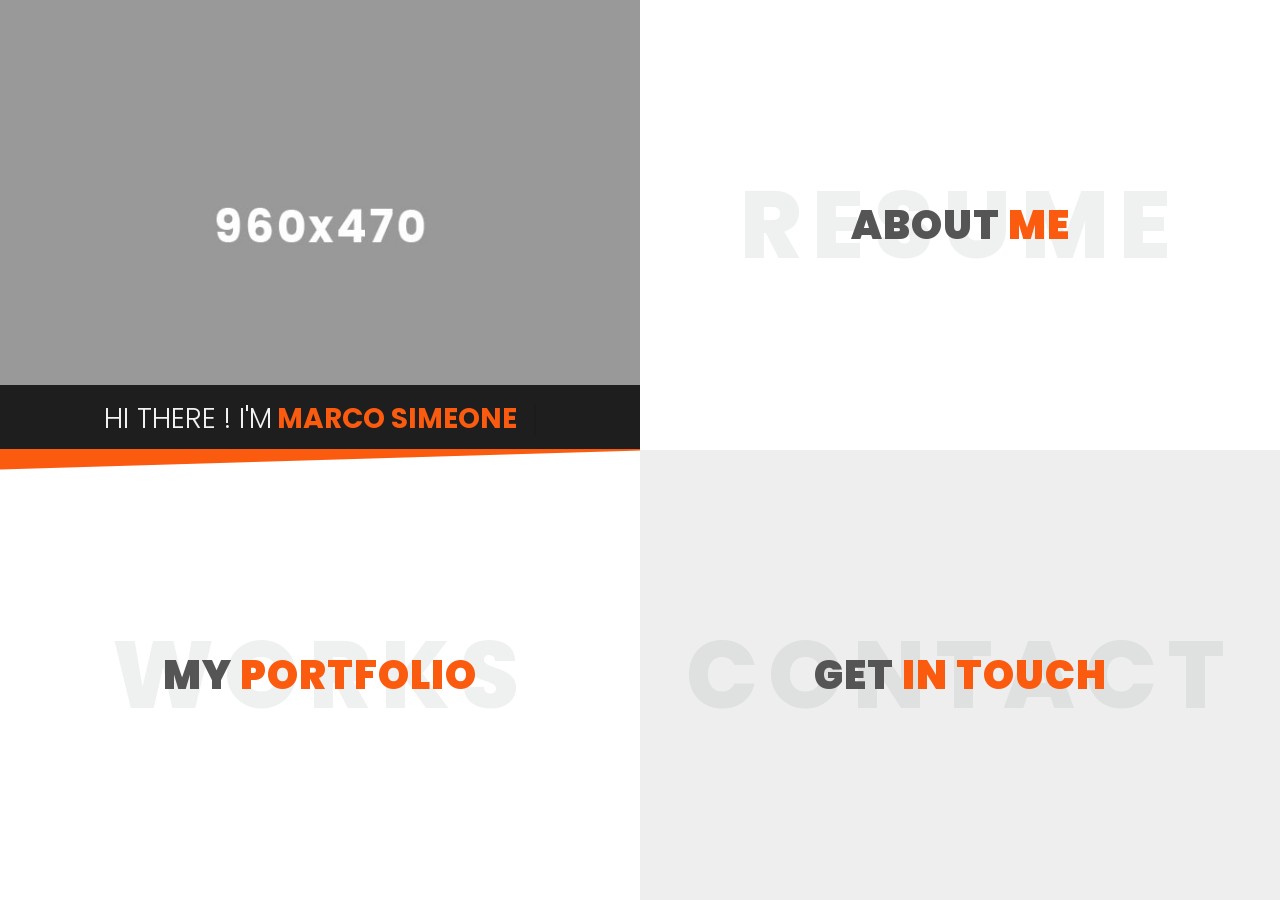
<file: index-light.html>
<!DOCTYPE html>
<html lang="en">

<head>
    <meta charset="utf-8" />
    <title>Lina - Creative vCard, Resume, CV</title>
    <meta name="viewport" content="width=device-width, initial-scale=1.0" />
    <link href="https://fonts.googleapis.com/css?family=Poppins:400,400i,500,500i,600,600i,700,700i,800,800i,900,900i" rel="stylesheet">
    <link href="https://fonts.googleapis.com/css?family=Open+Sans:300,400,600,700" rel="stylesheet">

    <!-- Template CSS Files -->
    <link rel="stylesheet" type="text/css" href="css/font-awesome.min.css" />
    <link rel="stylesheet" type="text/css" href="css/jquery.animatedheadline.css" />
    <link rel="stylesheet" type="text/css" href="css/materialize.min.css" />
    <link rel="stylesheet" type="text/css" href="css/style.css" />
    <link rel="stylesheet" type="text/css" href="css/skins/orange.css" />

    <!-- Template JS Files -->
    <script src="js/modernizr.custom.js"></script>

</head>

<body>
    <!-- Preloader Start -->
    <div id="loader-wrapper">
        <div id="loader"></div>
        <div class="loader-section section-left"></div>
        <div class="loader-section section-right"></div>
    </div>
    <!-- Preloader Ends -->
    <!-- Wrapper Starts -->
    <div class="wrapper">
        <div id="bl-main" class="bl-main">
            <!-- Top Left Section Starts -->
            <section class="topleft">
                <div class="bl-box row valign-wrapper">
                    <div class="row valign-wrapper">
                        <div class="title-heading">
                            <div class="selector uppercase" id="selector">
                                <h3 class="ah-headline p-none m-none">
                                    <span class="font-weight-300">Hi There ! I'm</span>
                                    <span class="ah-words-wrapper">
										<b class="is-visible">Marco Simeone</b>
										<b>a web designer</b>
										<b>a photographer</b>
										<b>a blogger</b>
									</span>
                                </h3>
                            </div>
                        </div>
                    </div>
                </div>
            </section>
            <!-- Top Left Section Ends -->
            <!-- About Section Starts -->
            <section>
                <!-- About Title Starts -->
                <div class="bl-box valign-wrapper">
                    <div class="page-title center-align">
                        <span class="title-bg">Resume</span>
                        <h2 class="center-align">
                            <span data-hover="About">About </span>
                            <span data-hover="Me">Me</span>
                        </h2>
                    </div>
                </div>
                <!-- About Title Ends -->
                <!-- About Expanded Starts -->
                <div class="bl-content">
                    <!-- Main Heading Starts -->
                    <div class="container page-title center-align">
                        <h2 class="center-align">
                            <span data-hover="About">About </span>
                            <span data-hover="Me">Me</span>
                        </h2>
                        <span class="title-bg">Resume</span>
                    </div>
                    <!-- Main Heading Ends -->
                    <div class="container infos">
						<!-- Divider Starts -->
                        <div class="divider center-align">
                            <span class="outer-line"></span>
                            <span class="fa fa-vcard" aria-hidden="true"></span>
                            <span class="outer-line"></span>
                        </div>
						<!-- Divider Ends -->
						<!-- Personal Informations Starts -->
                        <div class="row">
							<!-- Picture Starts -->
                            <div class="col s12 m5 l4 xl3 profile-picture">
								<img src="images/photo-about.jpg" class="responsive-img my-picture" alt="My Photo">
                            </div>
							<!-- Picture Ends -->
                            <div class="col s12 m7 l8 xl9 personal-info">
                                <h6 class="uppercase"><i class="fa fa-user"></i> Personal Informations</h6>
								<div class="col m12 l7 xl7 p-none">
									<p class="second-font">I'm a Freelance Web Designer & Developer based in Madrid, Spain.<br>
									I have serious passion for UI effects, animations and creating intuitive, 
									with over a decade of experience.
									</p>
								</div>
                                <div class="col s12 m12 l6 p-none">
                                    <ul class="second-font list-1">
                                        <li><span class="font-weight-600">First Name: </span>Marco</li>
                                        <li><span class="font-weight-600">Last Name: </span>Simeone</li>
                                        <li><span class="font-weight-600">Date of birth: </span>21 june 1990 </li>
                                        <li><span class="font-weight-600">Nationality: </span>Spanish</li>
										<li><span class="font-weight-600">Freelance: </span>Available</li>
                                    </ul>
                                </div>
                                <div class="col s12 m12 l6 p-none">
                                    <ul class="second-font list-2">
                                        <li><span class="font-weight-600">Phone: </span>+34 21 18 40 10</li>
                                        <li><span class="font-weight-600">Address: </span>Madrid, Spain</li>
                                        <li><span class="font-weight-600">Email: </span>you@yourwebsite.com</li>
                                        <li><span class="font-weight-600">Spoken Langages: </span>French - German</li>
										<li><span class="font-weight-600">Skype: </span>marco.simeone</li>
                                    </ul>
                                </div>
                                <a href="#" class="col s12 m12 l4 xl4 waves-effect waves-light btn font-weight-500">
									Download Resume <i class="fa fa-file-pdf-o"></i>
								</a>
								<a href="blog-light.html" class="col s12 m12 l4 xl4 btn btn-blog font-weight-500">
									My Blog <i class="fa fa-edit"></i>
								</a>
                            </div>
                        </div>
						<!-- Personal Informations Ends -->
                    </div>
					<!-- Resume Starts -->
					<div class="resume-container">
                        <div class="container">
                            <div class="valign-wrapper row">
								<!-- Resume Menu Starts -->
                                <div class="resume-list col l4">
                                    <div class="resume-list-item is-active" data-index="0" id="resume-list-item-0">
                                        <div class="resume-list-item-inner">
                                            <h6 class="resume-list-item-title uppercase"><i class="fa fa-briefcase"></i> Experience</h6>
                                        </div>
                                    </div>
                                    <div class="resume-list-item" data-index="1" id="resume-list-item-1">
                                        <div class="resume-list-item-inner">
                                            <h6 class="resume-list-item-title uppercase"><i class="fa fa-graduation-cap"></i> Education</h6>
                                        </div>
                                    </div>
                                    <div class="resume-list-item" data-index="2" id="resume-list-item-2">
                                        <div class="resume-list-item-inner">
                                            <h6 class="resume-list-item-title uppercase"><i class="fa fa-star"></i> Skills</h6>
                                        </div>
                                    </div>
                                </div>
								<!-- Resume Menu Ends -->
								<!-- Resume Content Starts -->
                                <div class="col s12 m12 l8 resume-cards-container">
                                    <div class="resume-cards">
										<!-- Experience Starts -->
                                        <div class="resume-card resume-card-0" data-index="0">
											<!-- Experience Header Title Starts -->
                                            <div class="resume-card-header">
                                                <div class="resume-card-name"><i class="fa fa-briefcase"></i> Experience</div>
                                            </div>
											<!-- Experience Header Title Ends -->
											<!-- Experience Content Starts -->
                                            <div class="resume-card-body experience">
                                                <div class="resume-card-body-container second-font">
													<!-- Single Experience Starts -->
                                                    <div class="resume-content">
														<h6 class="uppercase"><span>Web Designer - </span>Envato</h6>
														<span class="date"><i class="fa fa-calendar-o"></i> 2015 - 2018</span>
														<p>Lorem ipsum dolor sit amet, consectetur adipiscing elit. Phasellus pretium orci sit amet mi ullamcorper</p>
                                                    </div>
													<!-- Single Experience Ends -->
                                                    <span class="separator"></span>
													<!-- Single Experience Starts -->
                                                    <div class="resume-content">
														<h6 class="uppercase"><span>Web Developer - </span>Google</h6>
														<span class="date"><i class="fa fa-calendar-o"></i> 2011 - 2015</span>
														<p>Lorem ipsum dolor sit amet, consectetur adipiscing elit. Phasellus pretium orci sit amet mi ullamcorper</p>
                                                    </div>
													<!-- Single Experience Ends -->
                                                    <span class="separator"></span>
													<!-- Single Experience Starts -->
                                                    <div class="resume-content">
														<h6 class="uppercase"><span>Community Manager - </span>Adobe</h6>
														<span class="date"><i class="fa fa-calendar-o"></i> 2007 - 2011</span>
														<p>Lorem ipsum dolor sit amet, consectetur adipiscing elit. Phasellus pretium orci sit amet mi ullamcorper</p>
                                                    </div>
													<!-- Single Experience Ends -->
                                                </div>
                                            </div>
											<!-- Experience Content Starts -->
                                        </div>
										<!-- Experience Ends -->
										<!-- Education Starts -->
                                        <div class="resume-card resume-card-1" data-index="1">
											<!-- Education Header Title Starts -->
                                            <div class="resume-card-header">
                                                <div class="resume-card-name"><i class="fa fa-graduation-cap"></i> Education</div>
                                            </div>
											<!-- Education Header Title Starts -->
                                            <div class="resume-card-body education">
                                                <div class="resume-card-body-container second-font">
													<!-- Single Education Starts -->
                                                    <div class="resume-content">
														<h6 class="uppercase"><span>Engineering Diploma - </span>Oxford University</h6>
														<span class="date"><i class="fa fa-calendar-o"></i> 2015 - 2018</span>
														<p>Lorem ipsum dolor sit amet, consectetur adipiscing elit. Phasellus pretium orci sit amet mi ullamcorper</p>
                                                    </div>
													<!-- Single Education Ends -->
                                                    <span class="separator"></span>
													<!-- Single Education Starts -->
                                                    <div class="resume-content">
														<h6 class="uppercase"><span>Masters Degree - </span>Paris University</h6>
														<span class="date"><i class="fa fa-calendar-o"></i> 2011 - 2015</span>
														<p>Lorem ipsum dolor sit amet, consectetur adipiscing elit. Phasellus pretium orci sit amet mi ullamcorper</p>
                                                    </div>
													<!-- Single Education Ends -->
                                                    <span class="separator"></span>
													<!-- Single Education Starts -->
                                                    <div class="resume-content">
														<h6 class="uppercase"><span>Bachelor Degree - </span>Berlin Higher Institute</h6>
														<span class="date"><i class="fa fa-calendar-o"></i> 2007 - 2011</span>
														<p>Lorem ipsum dolor sit amet, consectetur adipiscing elit. Phasellus pretium orci sit amet mi ullamcorper</p>
                                                    </div>
													<!-- Single Education Ends -->
                                                </div>
                                            </div>
                                        </div>
										<!-- Education Ends -->
										<!-- Skills Starts -->
                                        <div class="resume-card resume-card-2" data-index="2">
											<!-- Skills Header Title Starts -->
                                            <div class="resume-card-header">
                                                <div class="resume-card-name"><i class="fa fa-star"></i> Skills</div>
                                            </div>
											<!-- Skills Header Title Starts -->
                                            <div class="resume-card-body skills">
                                                <div class="resume-card-body-container second-font">
                                                    <div class="row">
														<!-- Skills Row Starts -->
                                                        <div class="col s6">
															<!-- Single Skills Starts -->
                                                            <div class="resume-content">
																<h6 class="uppercase">html</h6>
																<p><i class="fa fa-star"></i> <i class="fa fa-star"></i> <i class="fa fa-star"></i> <i class="fa fa-star"></i> <i class="fa fa-star"></i></p>
                                                            </div>
															<!-- Single Skills Ends -->
															<!-- Single Skills Starts -->
                                                            <div class="resume-content">
																<h6 class="uppercase">javascript</h6>
																<p><i class="fa fa-star"></i> <i class="fa fa-star"></i> <i class="fa fa-star"></i> <i class="fa fa-star"></i> <i class="fa fa-star-half-empty"></i></p>
                                                            </div>
															<!-- Single Skills Ends -->
															<!-- Single Skills Starts -->
                                                            <div class="resume-content">
																<h6 class="uppercase">css</h6>
																<p><i class="fa fa-star"></i> <i class="fa fa-star"></i> <i class="fa fa-star"></i> <i class="fa fa-star"></i> <i class="fa fa-star-half-empty"></i></p>
                                                            </div>
															<!-- Single Skills Ends -->
															<!-- Single Skills Starts -->
                                                            <div class="resume-content">
																<h6 class="uppercase">php</h6>
																<p><i class="fa fa-star"></i> <i class="fa fa-star"></i> <i class="fa fa-star"></i> <i class="fa fa-star-o"></i> <i class="fa fa-star-o"></i></p>
                                                            </div>
															<!-- Single Skills Ends -->
															<!-- Single Skills Starts -->
                                                            <div class="resume-content">
																<h6 class="uppercase">jquery</h6>
																<p><i class="fa fa-star"></i> <i class="fa fa-star"></i> <i class="fa fa-star"></i> <i class="fa fa-star"></i> <i class="fa fa-star"></i></p>
                                                            </div>
															<!-- Single Skills Ends -->
															<!-- Single Skills Starts -->
                                                            <div class="resume-content">
																<h6 class="uppercase">angular js</h6>
																<p><i class="fa fa-star"></i> <i class="fa fa-star"></i> <i class="fa fa-star"></i> <i class="fa fa-star-o"></i> <i class="fa fa-star-o"></i></p>
                                                            </div>
															<!-- Single Skills Ends -->
                                                        </div>
														<!-- Skills Row Ends -->
														<!-- Skills Row Starts -->
                                                        <div class="col s6">
															<!-- Single Skills Starts -->
                                                            <div class="resume-content">
																<h6 class="uppercase">wordpress</h6>
																<p><i class="fa fa-star"></i> <i class="fa fa-star"></i> <i class="fa fa-star"></i> <i class="fa fa-star"></i> <i class="fa fa-star-half-empty"></i></p>
                                                            </div>
															<!-- Single Skills Ends -->
															<!-- Single Skills Starts -->
                                                            <div class="resume-content">
																<h6 class="uppercase">joomla</h6>
																<p><i class="fa fa-star"></i> <i class="fa fa-star"></i> <i class="fa fa-star"></i> <i class="fa fa-star-half-empty"></i> <i class="fa fa-star-o"></i></p>
                                                            </div>
															<!-- Single Skills Ends -->
															<!-- Single Skills Starts -->
                                                            <div class="resume-content">
																<h6 class="uppercase">magento</h6>
																<p><i class="fa fa-star"></i> <i class="fa fa-star"></i> <i class="fa fa-star"></i> <i class="fa fa-star"></i> <i class="fa fa-star-o"></i></p>
                                                            </div>
															<!-- Single Skills Ends -->
															<!-- Single Skills Starts -->
                                                            <div class="resume-content">
																<h6 class="uppercase">drupal</h6>
																<p><i class="fa fa-star"></i> <i class="fa fa-star"></i> <i class="fa fa-star"></i> <i class="fa fa-star"></i> <i class="fa fa-star"></i></p>
                                                            </div>
															<!-- Single Skills Ends -->
															<!-- Single Skills Starts -->
                                                            <div class="resume-content">
																<h6 class="uppercase">Adobe Photoshop</h6>
																<p><i class="fa fa-star"></i> <i class="fa fa-star"></i> <i class="fa fa-star"></i> <i class="fa fa-star"></i> <i class="fa fa-star-o"></i></p>
                                                            </div>
															<!-- Single Skills Ends -->
															<!-- Single Skills Starts -->
                                                            <div class="resume-content">
																<h6 class="uppercase">Adobe illustrator</h6>
																<p><i class="fa fa-star"></i> <i class="fa fa-star"></i> <i class="fa fa-star"></i> <i class="fa fa-star-half-empty"></i> <i class="fa fa-star-o"></i></p>
                                                            </div>
															<!-- Single Skills Ends -->
                                                        </div>
														<!-- Skills Row Ends -->
                                                    </div>
                                                </div>
                                            </div>
                                        </div>
										<!-- Skills Ends -->
                                    </div>
                                </div>
								<!-- Resume Content Ends -->
                            </div>
                        </div>
                    </div>
					<!-- Resume Ends -->
					<!-- Fun Facts Starts -->
                    <div class="container badges">
                        <div class="row">
                            <!-- Fact Badge Item Starts -->
                            <div class="col s12 m4 l4 center-align">
                                <h3>
                                    <i class="fa fa-suitcase"></i>
									<span class="font-weight-700">7+</span>
                                </h3>
                                <h6 class="uppercase font-weight-500">Years Experience</h6>
                            </div>
                            <!-- Fact Badge Item Ends -->
                            <!-- Fact Badge Item Starts -->
                            <div class="col s12 m4 l4 center-align">
                                <h3>
                                    <i class="fa fa-check-square"></i>
									<span class="font-weight-700">89+</span>
                                </h3>
                                <h6 class="uppercase font-weight-500">Done Projects</h6>
                            </div>
                            <!-- Fact Badge Item Ends -->
                            <!-- Fact Badge Item Starts -->
                            <div class="col s12 m4 l4 center-align">
                                 <h3>
                                    <i class="fa fa-heart"></i>
									<span class="font-weight-700">77+</span>
                                </h3>
                                <h6 class="uppercase font-weight-500">Happy customers</h6>
                            </div>
                            <!-- Fact Badge Item Ends -->
                        </div>
                    </div>
					<!-- Fun Facts Ends -->
                </div>
                <!-- End Expanded About -->
                <img alt="close" src="images/close-button.png" class="bl-icon-close" />
            </section>
            <!-- About Ends -->
            <!-- Portfolio Starts -->
            <section id="bl-work-section">
				<!-- Portfolio Title Starts -->
                <div class="bl-box valign-wrapper">
                    <div class="page-title center-align">
                        <span class="title-bg">works</span>
                        <h2 class="center-align">
                            <span data-hover="my">my </span>
                            <span data-hover="portfolio">portfolio</span>
                        </h2>
                    </div>
                </div>
				<!-- Portfolio Title Ends -->
                <!-- Portfolio Expanded Starts -->
                <div class="bl-content">
                    <!-- Main Heading Starts -->
                    <div class="container page-title center-align">
                        <h2 class="center-align">
                            <span data-hover="my">my </span>
                            <span data-hover="portfolio">portfolio</span>
                        </h2>
                        <span class="title-bg">works</span>
                    </div>
                    <!-- Main Heading Ends -->
                    <div class="container">
                        <!-- Divider Starts -->
                        <div class="divider center-align">
                            <span class="outer-line"></span>
                            <span class="fa fa-suitcase" aria-hidden="true"></span>
                            <span class="outer-line"></span>
                        </div>
                        <!-- Divider Ends -->
                        <div class="row center-align da-thumbs" id="bl-work-items">
                            <!-- Project Starts -->
                            <div class="col s12 m6 l3 xl3" data-panel="panel-1">
                                <a href="#">
									<img class="responsive-img" src="images/projects/project-1.jpg" alt="Project" />
									<div class="valign-wrapper"><span class="font-weight-400 uppercase">Image Project</span></div>
								</a>
                            </div>
                            <!-- Project Ends -->
                            <!-- Project Starts -->
                            <div class="col s12 m6 l3 xl3" data-panel="panel-2">
                                <a href="#">
									<img class="responsive-img" src="images/projects/project-2.jpg" alt="Project" />
									<div class="valign-wrapper"><span class="font-weight-400 uppercase">Slider Project</span></div>
								</a>
                            </div>
                            <!-- Project Ends -->
                            <!-- Project Starts -->
                            <div class="col s12 m6 l3 xl3" data-panel="panel-3">
                                <a href="#">
									<img class="responsive-img" src="images/projects/project-3.jpg" alt="Project" />
									<div class="valign-wrapper"><span class="font-weight-400 uppercase">Youtube Video</span></div>
								</a>
                            </div>
                            <!-- Project Ends -->
                            <!-- Project Starts -->
                            <div class="col s12 m6 l3 xl3" data-panel="panel-4">
                                <a href="#">
									<img class="responsive-img" src="images/projects/project-4.jpg" alt="Project" />
									<div class="valign-wrapper"><span class="font-weight-400 uppercase">Local Video</span></div>
								</a>
                            </div>
                            <!-- Project Ends -->
                            <!-- Project Starts -->
                            <div class="col s12 m6 l3 xl3" data-panel="panel-5">
                                <a href="#">
									<img class="responsive-img" src="images/projects/project-5.jpg" alt="Project" />
									<div class="valign-wrapper"><span class="font-weight-400 uppercase">Image Project</span></div>
								</a>
                            </div>
                            <!-- Project Ends -->
                            <!-- Project Starts -->
                            <div class="col s12 m6 l3 xl3" data-panel="panel-6">
                                <a href="#">
									<img class="responsive-img" src="images/projects/project-6.jpg" alt="Project" />
									<div class="valign-wrapper"><span class="font-weight-400 uppercase">Image Project</span></div>
								</a>
                            </div>
                            <!-- Project Ends -->
                            <!-- Project Starts -->
                            <div class="col s12 m6 l3 xl3" data-panel="panel-7">
                                <a href="#">
									<img class="responsive-img" src="images/projects/project-7.jpg" alt="Project" />
									<div class="valign-wrapper"><span class="font-weight-400 uppercase">Image Project</span></div>
								</a>
                            </div>
                            <!-- Project Ends -->
                            <!-- Project Starts -->
                            <div class="col s12 m6 l3 xl3" data-panel="panel-8">
                                <a href="#">
									<img class="responsive-img" src="images/projects/project-8.jpg" alt="Project" />
									<div class="valign-wrapper"><span class="font-weight-400 uppercase">Image Project</span></div>
								</a>
                            </div>
                            <!-- Project Ends -->
                        </div>
                    </div>
                </div>
                <!-- Portfolio Expanded Ends -->
                <img alt="close" src="images/close-button.png" class="bl-icon-close" />
            </section>
            <!-- Portfolio Section Ends -->
            <!-- Contact Section Starts -->
            <section>
				<!-- Contact Title Starts -->
                <div class="bl-box valign-wrapper">
                    <div class="page-title center-align">
                        <span class="title-bg">Contact</span>
                        <h2 class="center-align">
                            <span data-hover="get">get </span>
                            <span data-hover="in touch">in touch</span>
                        </h2>
                    </div>
                </div>
				<!-- Contact Title Ends -->
                <!-- Expanded Contact Starts -->
                <div class="bl-content">
                    <!-- Main Heading Starts -->
                    <div class="container page-title center-align">
                        <h2 class="center-align">
                            <span data-hover="get">get </span>
                            <span data-hover="in touch">in touch</span>
                        </h2>
						<span class="title-bg">Contact</span>
                    </div>
                    <!-- Main Heading Ends -->
                    <div class="container">
                        <!-- Divider Starts -->
                        <div class="divider center-align">
                            <span class="outer-line"></span>
                            <span class="fa fa-envelope-open" aria-hidden="true"></span>
                            <span class="outer-line"></span>
                        </div>
                        <!-- Divider Ends -->
                        <div class="row contact">
							<!-- Contact Infos Starts -->
                            <div class="col s12 m5 l3 xl3 leftside">
								<!-- Contacts Starts -->
                                <h6 class="font-weight-500 uppercase">Phone</h6>
                                <span class="font-weight-400 second-font"><i class="fa fa-phone"></i> +34 62 11 84 01</span>
								<h6 class="font-weight-500 uppercase">Email</h6>
								<span class="font-weight-400 second-font"><i class="fa fa-envelope"></i> you@youwebsite.com</span>
								<h6 class="font-weight-500 uppercase">Address</h6>
								<span class="font-weight-400 second-font"><i class="fa fa-home"></i>  Madrid, Spain</span><br>
								<span class="font-weight-400 second-font">123 Disney Street, Madrid</span>
								<!-- Contacts Ends -->
								<!-- Social Media Profiles Starts -->
                                <h6 class="font-weight-500 uppercase">Social Profiles</h6>
                                <div class="social">
                                    <ul class="list-inline social social-intro center-align p-none">
                                        <li class="facebook"><a href="#"><i class="fa fa-facebook"></i></a></li>
                                        <li class="twitter"><a href="#"><i class="fa fa-twitter"></i></a></li>
                                        <li class="google-plus"><a href="#"><i class="fa fa-google-plus"></i></a></li>
                                        <li class="linkedin"><a href="#"><i class="fa fa-linkedin"></i></a></li>
                                    </ul>
                                </div>
								<!-- Social Media Profiles Ends -->
                            </div>
							<!-- Contact Infos Ends -->
							<!-- Contact Form Starts -->
                            <div class="col s12 m7 l9 xl9 rightside">
								<h6 class="uppercase m-none">Feel free to drop me a line</h6>
								<div class="row">
									<p class="col s12 m12 l7 xl7 second-font">
										If you have any suggestion, project or even you want to say Hello.. please fill out the form below and I will reply you shortly.
									</p>
								</div>
                                <form class="contactform" method="post" action="php/process-form.php">
                                    <!-- Name Field Starts -->
                                    <div class="input-field second-font">
                                        <i class="fa fa-user prefix"></i>
                                        <input id="name" name="name" type="text" class="validate" required>
                                        <label class="font-weight-400" for="name">Your Name</label>
                                    </div>
                                    <!-- Name Field Ends -->
                                    <!-- Email Field Starts -->
                                    <div class="input-field second-font">
                                        <i class="fa fa-envelope prefix"></i>
                                        <input id="email" type="email" name="email" class="validate" required>
                                        <label for="email">Your Email</label>
                                    </div>
                                    <!-- Email Field Ends -->
                                    <!-- Start Message Textarea Starts -->
                                    <div class="input-field second-font">
                                        <i class="fa fa-comments prefix"></i>
                                        <textarea id="message" name="message" class="materialize-textarea" required></textarea>
                                        <label for="message">Your message</label>
                                    </div>
                                    <!-- Message Textarea Ends -->
									<!-- Submit Form Button Starts -->
                                    <div class="col s12 m12 l4 xl4 submit-form">
                                        <button class="btn font-weight-500" type="submit" name="send">
											Send Message <i class="fa fa-send"></i>
										</button>
                                    </div>
                                    <!-- Submit Form Button Ends -->
                                    <div class="col s12 m12 l8 xl8 form-message">
                                        <span class="output_message center-align font-weight-500 uppercase"></span>
                                    </div>
                                </form>
                            </div>
                            <!-- Contact Form Ends -->
                        </div>
                    </div>
                </div>
                <!-- Expanded Contact Ends -->
                <img alt="close" src="images/close-button.png" class="bl-icon-close" />
            </section>
            <!-- Contact Section Ends -->
            <!-- Portfolio Panel Items Starts -->
            <div class="bl-panel-items" id="bl-panel-work-items">
				<!-- Project Starts -->
                <div data-panel="panel-1">
                    <div class="row">
                        <!-- Project Main Content Starts -->
                        <div class="col s12 l6 xl6">
                            <img class="responsive-img" src="images/projects/project-1.jpg" alt="project" />
                        </div>
                        <!-- Project Main Content Ends -->
                        <!-- Project Details Starts -->
                        <div class="col s12 l6 xl6">
                            <h3 class="font-weight-600 white-text uppercase">Image Project</h3>
                            <ul class="project-details white-text second-font">
                                <li><i class="fa fa-user"></i><span class="font-weight-600"> Client </span>: <span class="font-weight-400 uppercase">Envato</span></li>
                                <li><i class="fa fa-calendar"></i><span class="font-weight-600"> Date </span>: <span class="font-weight-400 uppercase">02/11/2017</span></li>
                                <li><i class="fa fa-cogs"></i> <span class="font-weight-600"> Used Technologies</span> : <span class="font-weight-400 uppercase">php, html, css, javascript</span></li>
                            </ul>
                            <hr>
                            <p class="white-text second-font">Occupy american apparel freegan cliche. Mustache trust fund 8-bit jean shorts mumblecore thundercats. Pour-over small batch forage cray, banjo post-ironic flannel keffiyeh cred ethnic semiotics next level tousled fashion axe. Sustainable cardigan keytar fap bushwick bespoke.</p>
                            <a href="#" class="waves-effect waves-light btn font-weight-500">Preview <i class="fa fa-external-link"></i></a>
                        </div>
                        <!-- Project Details Ends -->
                    </div>
                </div>
				<!-- Project Ends -->
				<!-- Project Starts -->
                <div data-panel="panel-2">
                    <div class="row">
                        <!-- Project Main Content Starts -->
                        <div class="col s12 l6 xl6">
                            <div class="carousel carousel-slider">
                                <a class="carousel-item" href="#one!"><img class="responsive-img" src="images/projects/project-2.jpg" alt="project" ></a>
                                <a class="carousel-item" href="#two!"><img class="responsive-img" src="images/projects/project-1.jpg" alt="project" ></a>
                                <a class="carousel-item" href="#three!"><img class="responsive-img" src="images/projects/project-3.jpg" alt="project" ></a>
                                <a class="carousel-item" href="#four!"><img class="responsive-img" src="images/projects/project-4.jpg" alt="project" ></a>
                            </div>
                        </div>
                        <!-- Project Main Content Ends -->
                        <!-- Project Details Starts -->
                        <div class="col s12 l6 xl6">
                            <h3 class="font-weight-600 white-text uppercase">Slider Project</h3>
                            <ul class="project-details white-text second-font">
                                <li><i class="fa fa-user"></i><span class="font-weight-600"> Client </span>: <span class="font-weight-400 uppercase">Themeforest</span></li>
                                <li><i class="fa fa-calendar"></i><span class="font-weight-600"> Date </span>: <span class="font-weight-400 uppercase">02/11/2017</span></li>
                                <li><i class="fa fa-cogs"></i> <span class="font-weight-600"> Used Technologies</span> : <span class="font-weight-400 uppercase">php, html, css, javascript</span></li>
                            </ul>
                            <hr>
                            <p class="white-text second-font">Occupy american apparel freegan cliche. Mustache trust fund 8-bit jean shorts mumblecore thundercats. Pour-over small batch forage cray, banjo post-ironic flannel keffiyeh cred ethnic semiotics next level tousled fashion axe. Sustainable cardigan keytar fap bushwick bespoke.</p>
                            <a href="#" class="waves-effect waves-light btn font-weight-500">Preview <i class="fa fa-external-link"></i></a>
                        </div>
                        <!-- Project Details Ends -->
                    </div>
                </div>
				<!-- Project Ends -->
				<!-- Project Starts -->
                <div data-panel="panel-3">
                    <div class="row">
                        <!-- Project Main Content Starts -->
                        <div class="col s12 l6 xl6">
                            <div class="videocontainer">
                                <iframe class="youtube-video" src="https://www.youtube.com/embed/7e90gBu4pas?enablejsapi=1&version=3&playerapiid=ytplayer" allowfullscreen></iframe>
                            </div>
                        </div>
                        <!-- Project Main Content Ends -->
                        <!-- Project Details Starts -->
                        <div class="col s12 l6 xl6">
                            <h3 class="font-weight-600 white-text uppercase">Youtube Video</h3>
                            <ul class="project-details white-text second-font">
                                <li><i class="fa fa-user"></i><span class="font-weight-600"> Client </span>: <span class="font-weight-400 uppercase">Photodune</span></li>
                                <li><i class="fa fa-calendar"></i><span class="font-weight-600"> Date </span>: <span class="font-weight-400 uppercase">02/11/2017</span></li>
                                <li><i class="fa fa-cogs"></i> <span class="font-weight-600"> Used Technologies</span> : <span class="font-weight-400 uppercase">Adobe After Effects, Adobe Audition</span></li>
                            </ul>
                            <hr>
                            <p class="white-text second-font">Occupy american apparel freegan cliche. Mustache trust fund 8-bit jean shorts mumblecore thundercats. Pour-over small batch forage cray, banjo post-ironic flannel keffiyeh cred ethnic semiotics next level tousled fashion axe. Sustainable cardigan keytar fap bushwick bespoke.</p>
                            <a href="#" class="waves-effect waves-light btn font-weight-500">Preview <i class="fa fa-external-link"></i></a>
                        </div>
                        <!-- Project Details Ends -->
                    </div>
                </div>
				<!-- Project Ends -->
				<!-- Project Starts -->
                <div data-panel="panel-4">
                    <div class="row">
                        <!-- Project Main Content Starts -->
                        <div class="col s12 l6 xl6">
                            <video id="video" class="responsive-video" controls poster="images/projects/video/video-poster.png">
								<source src="images/projects/video/video.mp4" type="video/mp4">
							</video>
                        </div>
                        <!-- Project Main Content Ends -->
                        <!-- Project Details Starts -->
                        <div class="col s12 l6 xl6">
                            <h3 class="font-weight-600 white-text uppercase">Local Video</h3>
                            <ul class="project-details white-text second-font">
                                <li><i class="fa fa-user"></i><span class="font-weight-600"> Client </span>: <span class="font-weight-400 uppercase">Videohive</span></li>
                                <li><i class="fa fa-calendar"></i><span class="font-weight-600"> Date </span>: <span class="font-weight-400 uppercase">02/11/2017</span></li>
                                <li><i class="fa fa-cogs"></i> <span class="font-weight-600"> Used Technologies</span> : <span class="font-weight-400 uppercase">Adobe After Effects, Movie Maker</span></li>
                            </ul>
                            <hr>
                            <p class="white-text second-font">Occupy american apparel freegan cliche. Mustache trust fund 8-bit jean shorts mumblecore thundercats. Pour-over small batch forage cray, banjo post-ironic flannel keffiyeh cred ethnic semiotics next level tousled fashion axe. Sustainable cardigan keytar fap bushwick bespoke.</p>
                            <a href="#" class="waves-effect waves-light btn font-weight-500">Preview <i class="fa fa-external-link"></i></a>
                        </div>
                        <!-- Project Details Ends -->
                    </div>
                </div>
				<!-- Project Ends -->
				<!-- Project Starts -->
                <div data-panel="panel-5">
                    <div class="row">
                        <!-- Project Main Content Starts -->
                        <div class="col s12 l6 xl6">
                            <img src="images/projects/project-5.jpg" alt="project" />
                        </div>
                        <!-- Project Main Content Ends -->
                        <!-- Project Details Starts -->
                        <div class="col s12 l6 xl6">
                            <h3 class="font-weight-600 white-text uppercase">Image Project</h3>
                            <ul class="project-details white-text second-font">
                                <li><i class="fa fa-user"></i><span class="font-weight-600"> Client </span>: <span class="font-weight-400 uppercase">Graphicriver</span></li>
                                <li><i class="fa fa-calendar"></i><span class="font-weight-600"> Date </span>: <span class="font-weight-400 uppercase">02/11/2017</span></li>
                                <li><i class="fa fa-cogs"></i> <span class="font-weight-600"> Used Technologies</span> : <span class="font-weight-400 uppercase">Adobe Photoshop, Gimp</span></li>
                            </ul>
                            <hr>
                            <p class="white-text second-font">Occupy american apparel freegan cliche. Mustache trust fund 8-bit jean shorts mumblecore thundercats. Pour-over small batch forage cray, banjo post-ironic flannel keffiyeh cred ethnic semiotics next level tousled fashion axe. Sustainable cardigan keytar fap bushwick bespoke.</p>
                            <a href="#" class="waves-effect waves-light btn font-weight-500">Preview <i class="fa fa-external-link"></i></a>
                        </div>
                        <!-- Project Details Ends -->
                    </div>
                </div>
				<!-- Project Ends -->
				<!-- Project Starts -->
                <div data-panel="panel-6">
                    <div class="row">
                        <!-- Project Main Content Starts -->
                        <div class="col s12 l6 xl6">
                            <img src="images/projects/project-6.jpg" alt="project" />
                        </div>
                        <!-- Project Main Content Ends -->
                        <!-- Project Details Starts -->
                        <div class="col s12 l6 xl6">
                            <h3 class="font-weight-600 white-text uppercase">Image Project</h3>
                            <ul class="project-details white-text second-font">
                                <li><i class="fa fa-user"></i><span class="font-weight-600"> Client </span>: <span class="font-weight-400 uppercase">Activeden</span></li>
                                <li><i class="fa fa-calendar"></i><span class="font-weight-600"> Date </span>: <span class="font-weight-400 uppercase">02/11/2017</span></li>
                                <li><i class="fa fa-cogs"></i> <span class="font-weight-600"> Used Technologies</span> : <span class="font-weight-400 uppercase">Adobe Flash, Paint</span></li>
                            </ul>
                            <hr>
                            <p class="white-text second-font">Occupy american apparel freegan cliche. Mustache trust fund 8-bit jean shorts mumblecore thundercats. Pour-over small batch forage cray, banjo post-ironic flannel keffiyeh cred ethnic semiotics next level tousled fashion axe. Sustainable cardigan keytar fap bushwick bespoke.</p>
                            <a href="#" class="waves-effect waves-light btn font-weight-500">Preview <i class="fa fa-external-link"></i></a>
                        </div>
                        <!-- Project Details Ends -->
                    </div>
                </div>
				<!-- Project Ends -->
				<!-- Project Starts -->
                <div data-panel="panel-7">
                    <div class="row">
                        <!-- Project Main Content Starts -->
                        <div class="col s12 l6 xl6">
                            <img src="images/projects/project-7.jpg" alt="project" />
                        </div>
                        <!-- Project Main Content Ends -->
                        <!-- Project Details Starts -->
                        <div class="col s12 l6 xl6">
                            <h3 class="font-weight-600 white-text uppercase">Image Project</h3>
                            <ul class="project-details white-text second-font">
                                <li><i class="fa fa-user"></i><span class="font-weight-600"> Client </span>: <span class="font-weight-400 uppercase">3D Ocean</span></li>
                                <li><i class="fa fa-calendar"></i><span class="font-weight-600"> Date </span>: <span class="font-weight-400 uppercase">02/11/2017</span></li>
                                <li><i class="fa fa-cogs"></i> <span class="font-weight-600"> Used Technologies</span> : <span class="font-weight-400 uppercase">3DS Max, Adobe Photoshop</span></li>
                            </ul>
                            <hr>
                            <p class="white-text second-font">Occupy american apparel freegan cliche. Mustache trust fund 8-bit jean shorts mumblecore thundercats. Pour-over small batch forage cray, banjo post-ironic flannel keffiyeh cred ethnic semiotics next level tousled fashion axe. Sustainable cardigan keytar fap bushwick bespoke.</p>
                            <a href="#" class="waves-effect waves-light btn font-weight-500">Preview <i class="fa fa-external-link"></i></a>
                        </div>
                        <!-- Project Details Ends -->
                    </div>
                </div>
				<!-- Project Ends -->
				<!-- Project Starts -->
                <div data-panel="panel-8">
                    <div class="row">
                        <!-- Project Main Content Starts -->
                        <div class="col s12 l6 xl6">
                            <img src="images/projects/project-8.jpg" alt="project" />
                        </div>
                        <!-- Project Main Content Ends -->
                        <!-- Project Details Starts -->
                        <div class="col s12 l6 xl6">
                            <h3 class="font-weight-600 white-text uppercase">Image Project</h3>
                            <ul class="project-details white-text second-font">
                                <li><i class="fa fa-user"></i><span class="font-weight-600"> Client </span>: <span class="font-weight-400 uppercase">Audiojungle</span></li>
                                <li><i class="fa fa-calendar"></i><span class="font-weight-600"> Date </span>: <span class="font-weight-400 uppercase">02/11/2017</span></li>
                                <li><i class="fa fa-cogs"></i> <span class="font-weight-600"> Used Technologies</span> : <span class="font-weight-400 uppercase">Adobe Audition, Adobe Premiere</span></li>
                            </ul>
                            <hr>
                            <p class="white-text second-font">Occupy american apparel freegan cliche. Mustache trust fund 8-bit jean shorts mumblecore thundercats. Pour-over small batch forage cray, banjo post-ironic flannel keffiyeh cred ethnic semiotics next level tousled fashion axe. Sustainable cardigan keytar fap bushwick bespoke.</p>
                            <a href="#" class="waves-effect waves-light btn font-weight-500">Preview <i class="fa fa-external-link"></i></a>
                        </div>
                        <!-- Project Details Ends -->
                    </div>
                </div>
				<!-- Project Ends -->
                <!-- Portfolio Navigation Starts -->
                <nav>
                    <!-- Previous Work Icon Starts -->
                    <span class="control-button bl-previous-work uppercase font-weight-700"><i class="fa fa-chevron-left"></i></span>
                    <!-- Previous Work Icon Ends -->
                    <!-- Close Work Icon Starts -->
                    <span class="control-button fa fa-close fa-2x bl-icon-close center-align" id="bl-icon-close"></span>
                    <!-- Close Work Icon Ends -->
                    <!-- Next Work Icon Starts -->
                    <span class="control-button bl-next-work uppercase font-weight-700"><i class="fa fa-chevron-right"></i></span>
                    <!-- Previous Work Icon Ends -->
                </nav>
                <!-- Portfolio Navigation Ends -->
            </div>
            <!-- Portfolio Panel Items Ends -->
        </div>
    </div>
    <!-- Wrapper Ends -->

    <!-- Template JS Files -->
    <script src="js/jquery-2.2.4.min.js"></script>
    <script src="js/jquery.animatedheadline.js"></script>
    <script src="js/boxlayout.js"></script>
    <script src="js/materialize.min.js"></script>
    <script src="js/jquery.hoverdir.js"></script>
    <script src="js/custom.js"></script>
</body>

</html>
</file>
<file: styles.css>
:root {
    --primary: #0ea5e9;
    --secondary: #64748b;
    --dark: #0f172a;
    --light: #f8fafc;
    --gray-100: #f1f5f9;
    --gray-200: #e2e8f0;
    --gray-300: #cbd5e1;
    --gray-700: #334155;
    --gray-800: #1e293b;
    --shadow-sm: 0 1px 2px 0 rgba(0, 0, 0, 0.05);
    --shadow-md: 0 4px 6px -1px rgba(0, 0, 0, 0.1);
    --shadow-lg: 0 10px 15px -3px rgba(0, 0, 0, 0.1);
    --shadow-xl: 0 20px 25px -5px rgba(0, 0, 0, 0.1);
    --transition: all 0.3s cubic-bezier(0.4, 0, 0.2, 1);
}

[data-theme="dark"] {
    --light: #0f172a;
    --dark: #f8fafc;
    --gray-100: #1e293b;
    --gray-200: #334155;
    --gray-300: #475569;
    --gray-700: #cbd5e1;
    --gray-800: #e2e8f0;
}

* {
    margin: 0;
    padding: 0;
    box-sizing: border-box;
}

html {
    scroll-behavior: smooth;
}

body {
    font-family: 'Inter', sans-serif;
    background-color: var(--light);
    color: var(--dark);
    line-height: 1.6;
    overflow-x: hidden;
    transition: var(--transition);
}

h1, h2, h3, h4, h5, h6 {
    font-family: 'Poppins', sans-serif;
    font-weight: 700;
    line-height: 1.2;
}

/* Navigation */
nav {
    position: fixed;
    top: 0;
    width: 100%;
    background: rgba(248, 250, 252, 0.95);
    backdrop-filter: blur(10px);
    z-index: 1000;
    box-shadow: var(--shadow-sm);
    transition: var(--transition);
}

[data-theme="dark"] nav {
    background: rgba(15, 23, 42, 0.95);
}

.nav-container {
    max-width: 1200px;
    margin: 0 auto;
    padding: 1rem 2rem;
    display: flex;
    justify-content: space-between;
    align-items: center;
}

.logo {
    font-size: clamp(1.25rem, 2vw, 1.5rem);
    font-weight: 700;
    color: var(--primary);
    text-decoration: none;
}

.nav-links {
    display: flex;
    list-style: none;
    gap: 2rem;
    align-items: center;
}

.nav-links a {
    text-decoration: none;
    color: var(--dark);
    font-weight: 500;
    transition: var(--transition);
    position: relative;
}

.nav-links a::after {
    content: '';
    position: absolute;
    bottom: -5px;
    left: 0;
    width: 0;
    height: 2px;
    background: var(--primary);
    transition: var(--transition);
}

.nav-links a:hover::after {
    width: 100%;
}

.theme-toggle {
    background: none;
    border: 2px solid var(--gray-300);
    border-radius: 50%;
    width: 40px;
    height: 40px;
    cursor: pointer;
    display: flex;
    align-items: center;
    justify-content: center;
    transition: var(--transition);
    font-size: 1.2rem;
}

.theme-toggle:hover {
    border-color: var(--primary);
    transform: rotate(180deg);
}

.hamburger {
    display: none;
    flex-direction: column;
    gap: 4px;
    background: none;
    border: none;
    cursor: pointer;
    padding: 5px;
}

.hamburger span {
    width: 25px;
    height: 3px;
    background: var(--dark);
    transition: var(--transition);
    border-radius: 3px;
}

.hamburger.active span:nth-child(1) {
    transform: rotate(45deg) translate(5px, 5px);
}

.hamburger.active span:nth-child(2) {
    opacity: 0;
}

.hamburger.active span:nth-child(3) {
    transform: rotate(-45deg) translate(7px, -6px);
}

/* Hero Section */
.hero {
    min-height: 100vh;
    display: flex;
    align-items: center;
    justify-content: center;
    padding: 2rem;
    position: relative;
    overflow: hidden;
}

.hero::before {
    content: '';
    position: absolute;
    top: -50%;
    left: -25%;
    width: 150%;
    height: 100%;
    background: radial-gradient(circle, var(--primary) 0%, transparent 70%);
    opacity: 0.1;
    animation: float 20s infinite;
}

@keyframes float {
    0%, 100% { transform: translate(0, 0) rotate(0deg); }
    33% { transform: translate(30px, -50px) rotate(120deg); }
    66% { transform: translate(-20px, 20px) rotate(240deg); }
}

.hero-content {
    text-align: center;
    max-width: 800px;
    opacity: 0;
    animation: fadeInUp 1s ease forwards;
}

@keyframes fadeInUp {
    to {
        opacity: 1;
        transform: translateY(0);
    }
    from {
        opacity: 0;
        transform: translateY(30px);
    }
}

.hero-image {
    width: clamp(150px, 20vw, 200px);
    height: clamp(150px, 20vw, 200px);
    border-radius: 50%;
    margin: 0 auto 2rem;
    border: 5px solid var(--primary);
    box-shadow: var(--shadow-xl);
    background: linear-gradient(135deg, var(--primary), var(--secondary));
    display: flex;
    align-items: center;
    justify-content: center;
    font-size: clamp(3rem, 8vw, 5rem);
    color: white;
    font-weight: 700;
    animation: fadeInUp 1s ease 0.2s forwards;
    opacity: 0;
}

.hero h1 {
    font-size: clamp(2rem, 5vw, 3.5rem);
    margin-bottom: 1rem;
    animation: fadeInUp 1s ease 0.4s forwards;
    opacity: 0;
}

.hero .role {
    font-size: clamp(1.25rem, 3vw, 1.75rem);
    color: var(--secondary);
    margin-bottom: 1rem;
    animation: fadeInUp 1s ease 0.6s forwards;
    opacity: 0;
}

.hero .tagline {
    font-size: clamp(1rem, 2vw, 1.25rem);
    color: var(--gray-700);
    margin-bottom: 2rem;
    animation: fadeInUp 1s ease 0.8s forwards;
    opacity: 0;
}

.cta-button {
    display: inline-block;
    padding: 1rem 2.5rem;
    background: var(--primary);
    color: white;
    text-decoration: none;
    border-radius: 50px;
    font-weight: 600;
    box-shadow: var(--shadow-lg);
    transition: var(--transition);
    animation: fadeInUp 1s ease 1s forwards;
    opacity: 0;
}

.cta-button:hover {
    transform: translateY(-3px);
    box-shadow: var(--shadow-xl);
    background: #0284c7;
}

/* Sections */
section {
    padding: clamp(3rem, 8vw, 6rem) 2rem;
    max-width: 1200px;
    margin: 0 auto;
}

.section-title {
    font-size: clamp(2rem, 4vw, 2.5rem);
    text-align: center;
    margin-bottom: 3rem;
    position: relative;
    padding-bottom: 1rem;
}

.section-title::after {
    content: '';
    position: absolute;
    bottom: 0;
    left: 50%;
    transform: translateX(-50%);
    width: 60px;
    height: 4px;
    background: var(--primary);
    border-radius: 2px;
}

/* About Section */
.about-content {
    display: grid;
    grid-template-columns: 1fr;
    gap: 3rem;
    align-items: start;
}

.bio {
    font-size: clamp(1rem, 2vw, 1.125rem);
    line-height: 1.8;
    color: var(--gray-700);
}

.bio p {
    margin-bottom: 1.5rem;
}

.skills-grid {
    display: grid;
    grid-template-columns: repeat(auto-fit, minmax(140px, 1fr));
    gap: 1.5rem;
    margin-top: 2rem;
}

.skill-card {
    background: var(--gray-100);
    padding: 1.5rem;
    border-radius: 12px;
    text-align: center;
    transition: var(--transition);
    box-shadow: var(--shadow-sm);
}

.skill-card:hover {
    transform: translateY(-5px);
    box-shadow: var(--shadow-md);
    background: var(--primary);
    color: white;
}

.skill-card .icon {
    font-size: 2rem;
    margin-bottom: 0.5rem;
}

/* Experience Timeline */
.timeline {
    position: relative;
    padding: 2rem 0;
}

.timeline::before {
    content: '';
    position: absolute;
    left: 50%;
    transform: translateX(-50%);
    width: 2px;
    height: 100%;
    background: var(--gray-300);
}

.timeline-item {
    display: grid;
    grid-template-columns: 1fr 1fr;
    gap: 2rem;
    margin-bottom: 3rem;
    position: relative;
}

.timeline-item:nth-child(even) .timeline-content {
    grid-column: 2;
}

.timeline-item:nth-child(even)::before {
    left: auto;
    right: 50%;
    transform: translateX(50%);
}

.timeline-item::before {
    content: '';
    position: absolute;
    left: 50%;
    top: 0;
    transform: translateX(-50%);
    width: 16px;
    height: 16px;
    background: var(--primary);
    border: 4px solid var(--light);
    border-radius: 50%;
    z-index: 1;
}

.timeline-content {
    background: var(--gray-100);
    padding: 2rem;
    border-radius: 12px;
    box-shadow: var(--shadow-md);
    transition: var(--transition);
}

.timeline-content:hover {
    transform: translateY(-5px);
    box-shadow: var(--shadow-lg);
}

.timeline-content h3 {
    color: var(--primary);
    margin-bottom: 0.5rem;
}

.timeline-content .company {
    font-weight: 600;
    color: var(--dark);
    margin-bottom: 0.25rem;
}

.timeline-content .period {
    color: var(--secondary);
    font-size: 0.9rem;
    margin-bottom: 1rem;
}

.timeline-content ul {
    list-style: none;
    padding: 0;
}

.timeline-content li {
    padding-left: 1.5rem;
    position: relative;
    margin-bottom: 0.5rem;
    color: var(--gray-700);
}

.timeline-content li::before {
    content: '✓';
    position: absolute;
    left: 0;
    color: var(--primary);
    font-weight: 700;
}

/* Education Section */
.education-grid {
    display: grid;
    grid-template-columns: repeat(auto-fit, minmax(300px, 1fr));
    gap: 2rem;
    padding: 2rem 0;
}

.education-card {
    background: var(--gray-100);
    padding: 2rem;
    border-radius: 12px;
    box-shadow: var(--shadow-md);
    transition: var(--transition);
    position: relative;
    overflow: hidden;
}

.education-card::before {
    content: '';
    position: absolute;
    top: 0;
    left: 0;
    width: 4px;
    height: 100%;
    background: var(--primary);
    transform: scaleY(0);
    transition: var(--transition);
    transform-origin: bottom;
}

.education-card:hover {
    transform: translateY(-5px);
    box-shadow: var(--shadow-xl);
}

.education-card:hover::before {
    transform: scaleY(1);
}

.education-card h3 {
    color: var(--primary);
    margin-bottom: 0.5rem;
    font-size: 1.25rem;
}

.education-card .institution {
    font-weight: 600;
    color: var(--dark);
    margin-bottom: 0.25rem;
    font-size: 1.1rem;
}

.education-card .grade {
    color: var(--primary);
    font-size: 0.95rem;
    margin-bottom: 1rem;
    display: flex;
    align-items: center;
    gap: 0.5rem;
    font-weight: 600;
}

.education-card .grade::before {
    content: '🏆';
    font-size: 0.9rem;
}

.education-card p:last-child {
    color: var(--gray-700);
    line-height: 1.6;
}

.certifications-container {
    text-align: center;
    margin-top: 2rem;
    display: flex;
    gap: 1rem;
    justify-content: center;
    flex-wrap: wrap;
}

.secondary-button {
    background: transparent;
    border: 2px solid var(--primary);
    color: var(--primary);
    padding: 0.75rem 2rem;
    border-radius: 50px;
    font-weight: 600;
    cursor: pointer;
    transition: var(--transition);
    font-size: 1rem;
    display: inline-flex;
    align-items: center;
    gap: 0.5rem;
}

.secondary-button:hover {
    background: var(--primary);
    color: white;
    transform: translateY(-2px);
    box-shadow: var(--shadow-md);
}

.certifications-list {
    display: flex;
    flex-direction: column;
    gap: 1rem;
}

.certification-item {
    display: flex;
    align-items: flex-start;
    gap: 1rem;
    padding: 1rem;
    background: var(--light);
    border-radius: 8px;
    border-left: 4px solid var(--secondary);
    transition: var(--transition);
}

.certification-item:hover {
    transform: translateX(5px);
    background: var(--gray-100);
}

.cert-icon {
    font-size: 1.5rem;
}

.cert-info h4 {
    color: var(--dark);
    margin-bottom: 0.25rem;
    font-weight: 600;
}

.cert-info p {
    color: var(--secondary);
    font-size: 0.9rem;
}

.volunteering-list {
    display: flex;
    flex-direction: column;
    gap: 1rem;
}

.volunteering-item {
    display: flex;
    align-items: flex-start;
    gap: 1rem;
    padding: 1rem;
    background: var(--light);
    border-radius: 8px;
    border-left: 4px solid var(--secondary);
    transition: var(--transition);
}

.volunteering-item:hover {
    transform: translateX(5px);
    background: var(--gray-100);
}

.vol-icon {
    font-size: 1.5rem;
}

.vol-info h4 {
    color: var(--dark);
    margin-bottom: 0.25rem;
    font-weight: 600;
}

.vol-info .organization {
    color: var(--primary);
    font-weight: 600;
    margin-bottom: 0.25rem;
    font-size: 1rem;
}

.vol-info .period {
    color: var(--secondary);
    font-size: 0.9rem;
    margin-bottom: 0.5rem;
}

.vol-info p:last-child {
    color: var(--gray-700);
    line-height: 1.5;
}

/* Projects Grid */
.projects-grid {
    display: grid;
    grid-template-columns: repeat(auto-fit, minmax(300px, 1fr));
    gap: 2rem;
}

.project-card {
    background: var(--gray-100);
    border-radius: 12px;
    overflow: hidden;
    box-shadow: var(--shadow-md);
    transition: var(--transition);
    cursor: pointer;
}

.project-card:hover {
    transform: translateY(-10px);
    box-shadow: var(--shadow-xl);
}

.project-image {
    width: 100%;
    height: 200px;
    background: linear-gradient(135deg, var(--primary), var(--secondary));
    display: flex;
    align-items: center;
    justify-content: center;
    font-size: 4rem;
}

.project-content {
    padding: 1.5rem;
}

.project-content h3 {
    margin-bottom: 0.5rem;
    color: var(--dark);
}

.project-content p {
    color: var(--gray-700);
    margin-bottom: 1rem;
}

.project-tags {
    display: flex;
    flex-wrap: wrap;
    gap: 0.5rem;
}

.tag {
    padding: 0.25rem 0.75rem;
    background: var(--primary);
    color: white;
    border-radius: 20px;
    font-size: 0.85rem;
}

/* Skills Progress Bars */
.skills-progress {
    max-width: 800px;
    margin: 0 auto;
}

.skill-item {
    margin-bottom: 2rem;
}

.skill-header {
    display: flex;
    justify-content: space-between;
    margin-bottom: 0.5rem;
    font-weight: 600;
}

.progress-bar {
    height: 12px;
    background: var(--gray-200);
    border-radius: 10px;
    overflow: hidden;
    position: relative;
}

.progress-fill {
    height: 100%;
    background: linear-gradient(90deg, var(--primary), #38bdf8);
    border-radius: 10px;
    transition: width 1.5s cubic-bezier(0.4, 0, 0.2, 1);
    width: 0;
}

.progress-fill.animate {
    width: var(--width);
}

/* Contact Form */
.contact-content {
    display: grid;
    grid-template-columns: 1fr;
    gap: 3rem;
    max-width: 800px;
    margin: 0 auto;
}

.contact-form {
    display: flex;
    flex-direction: column;
    gap: 1.5rem;
}

.form-group {
    display: flex;
    flex-direction: column;
    gap: 0.5rem;
}

.form-group label {
    font-weight: 600;
    color: var(--dark);
}

.form-group input,
.form-group textarea {
    padding: 0.75rem 1rem;
    border: 2px solid var(--gray-300);
    border-radius: 8px;
    font-family: inherit;
    font-size: 1rem;
    background: var(--light);
    color: var(--dark);
    transition: var(--transition);
}

.form-group input:focus,
.form-group textarea:focus {
    outline: none;
    border-color: var(--primary);
}

.form-group textarea {
    min-height: 150px;
    resize: vertical;
}

.form-error {
    color: #ef4444;
    font-size: 0.875rem;
    display: none;
}

.form-group.error input,
.form-group.error textarea {
    border-color: #ef4444;
}

.form-group.error .form-error {
    display: block;
}

.submit-button {
    padding: 1rem 2rem;
    background: var(--primary);
    color: white;
    border: none;
    border-radius: 8px;
    font-weight: 600;
    font-size: 1rem;
    cursor: pointer;
    transition: var(--transition);
}

.submit-button:hover {
    background: #0284c7;
    transform: translateY(-2px);
}

.submit-button:disabled {
    opacity: 0.6;
    cursor: not-allowed;
}

.social-links {
    display: flex;
    gap: 1.5rem;
    justify-content: center;
    margin-top: 2rem;
}

.social-link {
    width: 50px;
    height: 50px;
    border-radius: 50%;
    background: var(--gray-100);
    display: flex;
    align-items: center;
    justify-content: center;
    text-decoration: none;
    color: var(--dark);
    font-size: 1.5rem;
    transition: var(--transition);
    box-shadow: var(--shadow-sm);
}

.social-link:hover {
    background: var(--primary);
    color: white;
    transform: translateY(-5px);
    box-shadow: var(--shadow-md);
}

/* Footer */
footer {
    background: var(--gray-100);
    padding: 2rem;
    text-align: center;
    color: var(--gray-700);
}

/* Modal */
.modal {
    display: none;
    position: fixed;
    top: 0;
    left: 0;
    width: 100%;
    height: 100%;
    background: rgba(0, 0, 0, 0.7);
    z-index: 2000;
    opacity: 0;
    transition: var(--transition);
    align-items: center;
    justify-content: center;
    padding: 1rem;
}

.modal.active {
    display: flex;
    opacity: 1;
}

.modal-content {
    background: var(--light);
    width: 90%;
    max-width: 600px;
    padding: 2rem;
    border-radius: 12px;
    position: relative;
    max-height: 90vh;
    overflow-y: auto;
    box-shadow: var(--shadow-xl);
    transform: translateY(20px);
    transition: var(--transition);
}

.modal.active .modal-content {
    transform: translateY(0);
}

.modal-close {
    position: absolute;
    top: 1rem;
    right: 1rem;
    background: none;
    border: none;
    font-size: 2rem;
    color: var(--secondary);
    cursor: pointer;
    transition: var(--transition);
}

.modal-close:hover {
    color: var(--primary);
    transform: rotate(90deg);
}

.modal.active {
    display: flex;
    opacity: 1;
}

.modal-content {
    background: var(--light);
    width: 90%;
    max-width: 600px;
    padding: 2rem;
    border-radius: 12px;
    position: relative;
    max-height: 90vh;
    overflow-y: auto;
    box-shadow: var(--shadow-xl);
    transform: translateY(20px);
    transition: var(--transition);
}

.modal.active .modal-content {
    transform: translateY(0);
}

@keyframes modalSlideIn {
    from {
        opacity: 0;
        transform: translateY(-50px);
    }
    to {
        opacity: 1;
        transform: translateY(0);
    }
}

.modal-close {
    position: absolute;
    top: 1rem;
    right: 1rem;
    background: none;
    border: none;
    font-size: 2rem;
    cursor: pointer;
    color: var(--gray-700);
    transition: var(--transition);
}

.modal-close:hover {
    color: var(--primary);
    transform: rotate(90deg);
}

/* Scroll Animations */
.fade-in {
    opacity: 0;
    transform: translateY(30px);
    transition: opacity 0.6s ease, transform 0.6s ease;
}

.fade-in.visible {
    opacity: 1;
    transform: translateY(0);
}

/* Responsive */
@media (max-width: 768px) {
    .nav-links {
        position: fixed;
        top: 70px;
        left: 0;
        right: 0;
        flex-direction: column;
        background: var(--light);
        padding: 2rem;
        gap: 1rem;
        transform: translateX(-100%);
        transition: var(--transition);
        box-shadow: var(--shadow-lg);
    }

    .nav-links.active {
        transform: translateX(0);
    }

    .hamburger {
        display: flex;
    }

    .timeline::before {
        left: 0;
    }

    .timeline-item {
        grid-template-columns: 1fr;
    }

    .timeline-item:nth-child(even) .timeline-content {
        grid-column: 1;
    }

    .timeline-item::before {
        left: 0;
        transform: translateX(-50%);
    }

    .projects-grid {
        grid-template-columns: 1fr;
    }
}

@media (min-width: 769px) and (max-width: 1024px) {
    .projects-grid {
        grid-template-columns: repeat(2, 1fr);
    }
}

/* Success Message */
.success-message {
    display: none;
    padding: 1rem;
    background: #10b981;
    color: white;
    border-radius: 8px;
    margin-top: 1rem;
    text-align: center;
}

.success-message.show {
    display: block;
    animation: slideDown 0.3s ease;
}

@keyframes slideDown {
    from {
        opacity: 0;
        transform: translateY(-20px);
    }
    to {
        opacity: 1;
        transform: translateY(0);
    }
}
</file>
<file: css/style.css>
/*
Template Name: Lina - Creative vCard, Resume, CV
Author: Celtano
Author URI: http://themeforest.net/user/celtano
Description: Lina - Creative vCard, Resume, CV
Version: 1.0
*/


/*------------------------------------------------------------------
[Table of contents]
	+ General
		- Dark Body
		- Big Titles
		- Divider
		- Preloader
	+ Sections
		- Top Left Section
		+ Top Right Section - About
			- Personal Informations
			- Resume Panels
			- Badges
		+ Bottom Left Section - Portfolio
			- Direction-Aware Items
			- Project Panels
		+ Bottom Right Section - Contact
			+ Left Side
				- Social Media Icons
			+ Right Side
				- Contact Form
		+ Blog Section
			+ Posts
				- Pagination
				- Comments
				- Comments Form
			+ Sidebar
				- Search Widget
				- Recent Posts Widget
				- Navigation Widget
				- Tags Widget
	- Responsive Design Styles
-------------------------------------------------------------------*/


/* [ GENERAL ] */

/*================================================== */

body,
html {
	font-size: 100%;
	padding: 0;
	margin: 0;
	height: 100%;
}

*,
*:after,
*:before {
	-webkit-box-sizing: border-box;
	-moz-box-sizing: border-box;
	box-sizing: border-box;
}

body {
	font-family: 'Poppins', sans-serif, Calibri, Arial;
	color: #656c6d;
	background: #333;
	font-size: 0.9em;
	font-weight: 400;
}

.second-font {
	font-family: 'Open Sans', sans-serif;
}

.p-none {
	padding: 0 !important;
}

.m-none {
	margin: 0 !important;
}

.btn {
	font-family: 'Poppins', sans-serif, Calibri, Arial;
	box-shadow: none;
	border-radius: 0;
}

.btn i {
	font-size: 14px;
}

.btn:hover {
	box-shadow: none;
	color: #eee;
}

.uppercase {
	text-transform: uppercase;
}

.font-weight-300 {
	font-weight: 300;
}

.font-weight-400 {
	font-weight: 400;
}

.font-weight-500 {
	font-weight: 500;
}

.font-weight-600 {
	font-weight: 600;
}

.font-weight-700 {
	font-weight: 700;
}

.container {
	margin: 0 auto;
	max-width: 1280px;
	width: 100%;
}

@media only screen and (min-width: 601px) {
	.container {
		width: 95%;
	}
}

@media only screen and (min-width: 993px) {
	.container {
		width: 95%;
	}
}

@media only screen and (min-width: 1199px) {
	.container {
		width: 1170px;
	}
}

/* Dark Body
================================================== */

body.dark .bl-main>section:nth-child(4),
body.dark .resume-container,
body.dark .resume-list-item:not(.is-active) .resume-list-item-inner,
body.dark .resume-card-header,
body.dark .bl-main>section:nth-child(4).bl-expand .contact .leftside{
	background:#111;
}
body.dark .bl-main>section:nth-child(2),
body.dark .bl-main>section:nth-child(3),
body.dark .resume-card-body,
body.dark .bl-main>section.bl-expand,
body.blog.dark,
body.blog.dark .btn.back {
	background:#222;
}
body.dark .page-title h2 span:first-child,
body.dark .page-title h2 span:nth-child(2)::before,
body.dark .personal-info h6,
body.dark .personal-info ul li span,
body.dark .resume-content h6,
body.dark .bl-main>section:nth-child(4).bl-expand .contact .rightside h6,
body.blog.dark  article h4,
body.blog.dark .sidebar .widget-title,
body.blog.dark .widget-tags ul > li a:hover {
	color:#fff;
}
body.dark .title-bg {
	color: rgba(255, 255, 255, 0.07);
}
body.dark .bl-content p,
body.dark .personal-info ul li,
body.dark .badges h6,
body.dark .bl-main>section:nth-child(4).bl-expand .contact .leftside,
body.dark .bl-main>section:nth-child(4).bl-expand .contact .rightside .input-field label,
body.blog.dark .widget.recent-posts .entry-title a,
body.blog.dark .widget-search input{
	color:#eee;
}
body.dark .bl-main>section:nth-child(4).bl-expand .contact .rightside .input-field label.active {
	color:#eee !important;
}
body.dark .my-picture {
	border: 3px solid #313131;
}
body.dark .resume-list-item {
    background: rgba(255, 255, 255, 0.1) !important;
}
body.dark .resume-card-header {
	border-bottom: 1px solid #333;
}
body.dark .resume-card {
	box-shadow: 0px 0px 2px rgba(255, 255, 255, 0.4);
}
body.dark .resume-list-item:not(.is-active):hover {
	background: rgba(255, 255, 255, 0.15) !important;
}
body.dark .badges h3 i,
body.dark .divider .fa{
	color:#777;
}
body.dark .divider .outer-line {
	border-bottom: 1px solid #555;
}
body.dark .resume-list-item-title {
	color:#888;
}
body.dark #bl-work-items>div a, body.dark .bl-main>section:nth-child(4).bl-expand .contact .leftside {
	border:1px solid #333;
}
body.dark .bl-main>section:nth-child(4).bl-expand .contact .leftside span i {
	color: rgba(255, 255, 255, .3);
}
body.dark .bl-main>section:nth-child(4).bl-expand .contact .rightside .input-field input[type=text],
body.dark .bl-main>section:nth-child(4).bl-expand .contact .rightside .input-field input[type=email],
body.dark .bl-main>section:nth-child(4).bl-expand .contact .rightside .input-field textarea {
	color:#fff !important;
	border-bottom:1px solid #555;
}
body.blog.dark p,
body.blog.dark  .meta span {
	color:#eee;
}
body.blog.dark  .widget {
	background-color:#333;
}
body.blog.dark  .widget.recent-posts ul li,
body.blog.dark  .sidebar ul.nav-tabs li {
	border-bottom: 1px solid #555;
}
body.blog.dark .sidebar ul.nav-tabs li a,
body.blog.dark .widget-tags ul > li a {
	color:#aaa;
}
body.blog.dark .meta {
	border-top: 1px solid #555;
    border-bottom: 1px solid #555;
}
body.blog.dark .pagination li:hover {
	background:#333;
}
body.blog.dark .pagination li a {
	color:#eee;
}
body.blog.dark .widget.recent-posts ul li:last-child {
	border: 0;
    padding-bottom: 0;
    margin-bottom: 0;
}
body.blog.dark .comments-form  form .input-field label{
	color:#eee;
}
body.blog.dark .comments-form  form .input-field label.active {
	color:#eee !important;
}
body.blog.dark .comments-form  form .input-field input[type=text],
body.blog.dark .comments-form  form .input-field input[type=email],
body.blog.dark .comments-form  form .input-field textarea {
	color:#fff !important;
	border-bottom:1px solid #555;
}
body.blog.dark .comments-heading,
body.blog.dark .comments-list .comment-author,
body.blog.dark .comments-list .comment-reply {
	color:#fff;
}
body.blog.dark .comments-list .comment-date {
	color:#aaa;
}

/* Big Titles
================================================== */

.page-title {
	margin: 0 auto;
	width: 100%;
	position: relative;
}

.page-title h2 {
	font-size: 40px;
	position: relative;
	z-index: 0;
	font-weight: 900;
	text-transform: uppercase;
}

.title-bg {
	color: rgba(30, 37, 48, 0.07);
	font-size: 95px;
	left: 0;
	letter-spacing: 10px;
	line-height: 0.7;
	position: absolute;
	right: 0;
	top: 50%;
	text-transform: uppercase;
	font-weight: 800;
	-webkit-transform: translateY(-50%);
	-moz-transform: translateY(-50%);
	-ms-transform: translateY(-50%);
	-o-transform: translateY(-50%);
	transform: translateY(-50%);
}

.title-heading {
	position: absolute;
	bottom: 0;
	width: 100%;
	left: 0;
	text-align: center;
	background: rgba(0, 0, 0, .8);
	padding: 19px 0 15px;
}

.bl-main>section.bl-expand .page-title h2 {
	font-size: 55px;
}

.bl-main>section.bl-expand .title-bg {
	font-size: 120px;
}

.bl-main>section:not(.bl-expand):hover .page-title h2 span:first-child {
	transform: translate3d(0, -105%, 0);
}

.bl-main>section:not(.bl-expand):hover .page-title h2 span:nth-child(2) {
	transform: translate3d(0, 105%, 0);
}

.page-title h2 {
	overflow: hidden;
}

.page-title h2 span {
	display: inline-block;
	position: relative;
	transition: transform 0.3s;
}

.page-title h2 span:first-child::before,
.page-title h2 span:nth-child(2)::before {
	position: absolute;
	content: attr(data-hover);
}

.page-title h2 span:first-child {
	color: #555;
}

.page-title h2 span:first-child::before {
	top: 105%;
}

.page-title h2 span:nth-child(2)::before {
	bottom: 105%;
	color: #555;
	-webkit-filter: blur(0.000001px);
}


/* Divider
================================================== */

.divider {
	overflow: inherit;
	background: none;
	margin: 65px 0 72px;
}

.divider span {
	display: inline-block;
	vertical-align: middle;
}

.divider .fa {
	font-size: 20px;
	margin: 0 20px;
	color: #ddd;
}

.divider .outer-line {
	width: 25%;
	border-bottom: 1px solid #ddd;
}


/* Preloader
================================================== */

#loader-wrapper .loader-section {
	position: fixed;
	top: 0;
	width: 51%;
	height: 100%;
	background: #555;
	z-index: 1000;
}

#loader-wrapper .loader-section.section-left {
	left: 0;
}

#loader-wrapper .loader-section.section-right {
	right: 0;
}

#loader {
	z-index: 1001;
}

.loaded #loader-wrapper .loader-section.section-left {
	-webkit-transform: translateX(-100%);
	-ms-transform: translateX(-100%);
	transform: translateX(-100%);
	-webkit-transition: all 0.5s 0.5s ease-out;
	transition: all 0.5s 0.5s ease-out;
}

.loaded #loader-wrapper .loader-section.section-right {
	-webkit-transform: translateX(100%);
	-ms-transform: translateX(100%);
	transform: translateX(100%);
	-webkit-transition: all 0.5s 0.5s ease-out;
	transition: all 0.5s 0.5s ease-out;
}

.loaded #loader {
	opacity: 0;
	-webkit-transition: all 0.5s ease-out;
	transition: all 0.5s ease-out;
}

.loaded #loader-wrapper {
	visibility: hidden;
}

@-webkit-keyframes sk-rotateplane {
	0% {
		-webkit-transform: perspective(120px);
	}
	50% {
		-webkit-transform: perspective(120px) rotateY(180deg);
	}
	100% {
		-webkit-transform: perspective(120px) rotateY(180deg) rotateX(180deg);
	}
}

@keyframes sk-rotateplane {
	0% {
		transform: perspective(120px) rotateX(0deg) rotateY(0deg);
		-webkit-transform: perspective(120px) rotateX(0deg) rotateY(0deg);
	}
	50% {
		transform: perspective(120px) rotateX(-180.1deg) rotateY(0deg);
		-webkit-transform: perspective(120px) rotateX(-180.1deg) rotateY(0deg);
	}
	100% {
		transform: perspective(120px) rotateX(-180deg) rotateY(-179.9deg);
		-webkit-transform: perspective(120px) rotateX(-180deg) rotateY(-179.9deg);
	}
}


/* [ SECTIONS ] */


/*================================================== */

.bl-main {
	position: absolute;
	width: 100%;
	height: 100%;
	overflow: hidden;
}

.bl-main>section{
	position: absolute;
	width: 50%;
	height: 50%;
	-webkit-transition: all 0.5s ease-in-out;
	-moz-transition: all 0.5s ease-in-out;
	transition: all 0.5s ease-in-out;
}

.bl-main>section:nth-child(2) {
	top: 0;
	left: 50%;
	background: #fff;
}

.bl-main>section:nth-child(3) {
	top: 50%;
	left: 0;
	background: #fff;
}

.bl-main>section:nth-child(4) {
	top: 50%;
	left: 50%;
	background: #eee;
}

.bl-box {
	position: relative;
	width: 100%;
	height: 100%;
	cursor: default;
	opacity: 1;
}

.bl-main>section:not(.topleft) .bl-box {
	cursor: pointer;
}

.bl-box h2 {
	width: 100%;
	letter-spacing: 1px;
	margin: 0 auto;
	-webkit-transition: all 0.2s ease-in-out;
	-moz-transition: all 0.2s ease-in-out;
	transition: all 0.2s ease-in-out;
	z-index: 111;
}

.bl-main>section .bl-icon-close {
	position: absolute;
	top: 35px;
	right: 50px;
	width: 30px;
	cursor: pointer;
	z-index: 100;
	opacity: 0;
	pointer-events: none;
}

.bl-content,
div.bl-panel-items>div>div {
	opacity: 0;
	pointer-events: none;
	position: absolute;
	top: 0;
	left: 0;
	right: 0;
	bottom: 0;
	overflow: hidden;
	overflow-y: auto;
}

.bl-content>div.container.page-title {
	margin-top: 80px;
}

.bl-main>section.bl-expand {
	width: 100%;
	height: 100%;
	top: 0;
	left: 0;
	background: #fff;
}

.bl-main>section.bl-expand-top {
	z-index: 100;
}

.bl-main.bl-expand-item>section:not(.bl-expand),
.bl-main.bl-expand-item>section.bl-scale-down {
	-webkit-transform: scale(0.5);
	-moz-transform: scale(0.5);
	-ms-transform: scale(0.5);
	transform: scale(0.5);
	opacity: 0;
}

section:not(.topleft) .bl-box {
	-webkit-transition: opacity 0.2s linear 0.5s;
	-moz-transition: opacity 0.2s linear 0.5s;
	transition: opacity 0.2s linear 0.5s;
}

section.bl-expand .bl-box {
	opacity: 0;
	-webkit-transition: opacity 0s linear;
	-moz-transition: opacity 0s linear;
	transition: opacity 0s linear;
}

.bl-content,
.bl-icon-close {
	-webkit-transition: opacity 0.1s linear 0s;
	-moz-transition: opacity 0.1s linear 0s;
	transition: opacity 0.1s linear 0s;
}

section.bl-expand .bl-content,
section.bl-expand .bl-icon-close {
	pointer-events: auto;
	opacity: 1;
	-webkit-transition: opacity 0.3s linear 0.5s;
	-moz-transition: opacity 0.3s linear 0.5s;
	transition: opacity 0.3s linear 0.5s;
}

.bl-content p {
	margin: 0 auto;
	font-size: 15px;
	line-height: 2;
	color: #656c6d;
	font-weight: 400;
}


/* Top Left Section
================================================== */

.bl-main>section.topleft {
	top: 0;
	left: 0;
	background-image: url('../images/main-photo.jpg');
	position: relative;
	background-size: cover;
	background-repeat: no-repeat;
	background-position: center center;
}
.bl-main>section.topleft:before {
	position:absolute;
	bottom: -36px;
    z-index: 1;
	right:0;
	content:url('../images/separator2.png');
	max-width:960px;
}

.bl-main>section.topleft .bl-box h3 {
	font-size: 28px;
	margin: 25px 0 5px;
	font-weight: 800;
}

.bl-main>section.topleft .bl-box h3 span {
	color: #f2f2f2;
	padding: 0;
}

.bl-main>section.topleft .bl-box .ah-headline.clip .ah-words-wrapper {
	font-weight: 500;
}

.bl-main>section.topleft .bl-box .ah-headline.clip .ah-words-wrapper::after {
	color: #e5544d;
}


/* Top Right Section - ABOUT
================================================== */


/*** Personal informations ***/

.infos {
	padding-bottom: 36px;
}

.my-picture {
	border: 4px solid #eff0f0;
}

.personal-info h6 {
	margin-top: 0;
	margin-bottom: 12px;
}

.personal-info ul li {
	padding-bottom: 13px;
}

.personal-info ul li span {
	color: #111;
}
.personal-info a.btn {
	margin-top:-7px;
	height: 42px;
    line-height: 42px;
    font-size: 15px;
}

.personal-info a.btn.btn-blog  {
	margin-left:25px;
    background: transparent;
	transition:.1s;
}

.personal-info a.btn.btn-blog:hover {
	color:#fff;
}


/*** Resume Panels ***/

.resume-container {
	background: #f2f2f2;
	padding: 50px 0;
}

.resume-cards {
	position: relative;
	margin: 0 auto;
	margin-top: 75px;
	max-width: 645px;
}

.resume-card-2 {
	transform: scale(0.84) translate(0, -112px);
}

.resume-card-2:hover {
	transform: scale(0.84) translate(0, -122px);
}

.resume-card {
	padding: 0;
	box-shadow: 0px 0px 2px rgba(0, 0, 0, 0.3);
	transition: .3s ease transform;
	cursor: pointer;
}

.resume-card:hover .resume-card-name {
	opacity: 1;
}

.resume-card.resume-card-0 {
	position: relative;
	z-index: 3;
}

.resume-card.resume-card-0 .resume-card-name {
	opacity: 1;
	color: #fff;
}

.resume-card.resume-card-1 {
	z-index: 2;
	transform: scale(0.92) translate(0, -52px);
}

.resume-card.resume-card-1:hover {
	transform: scale(0.92) translate(0, -62px);
}

.resume-card.resume-card-1,
.resume-card.resume-card-2 {
	position: absolute;
	left: 0;
	top: 0;
	width: 100%;
}

.resume-card.front {
	transform: scale(1) translate(0, 0);
	z-index: 2;
	cursor: default;
}

.resume-card.front:hover {
	transform: scale(1) translate(0, 0);
}

.resume-card.front .resume-card-name {
	opacity: 1;
}

.resume-card.back {
	transform: scale(0.9) translate(0, -60px);
	z-index: 1;
}

.resume-card.back:hover {
	transform: scale(0.9) translate(0, -70px);
}

.resume-card.back .resume-card-name {
	opacity: .7;
}

.resume-card.back-back {
	transform: scale(0.8) translate(0, -128px);
	z-index: 0;
}

.resume-card.back-back .resume-card-name {
	opacity: .5;
}

.resume-card.back-back:hover {
	transform: scale(0.8) translate(0, -138px);
}

.resume-card-header {
	padding: 24px;
	text-align: center;
	background: #f2f2f2;
	border-bottom: 1px solid #ddd;
}

.resume-card-name {
	text-transform: uppercase;
	font-weight: bold;
	font-size: 21px;
	transition: .3s ease opacity;
	opacity: .8;
}

.resume-card-body {
	background: white;
	padding: 0;
}

.resume-card-body-container {
	padding: 24px;
	display: flex;
	flex-flow: column;
}

.resume-content {
	position: relative;
}

.resume-content span.date {
	color: #aaa;
	font-size: 13px;
}

.resume-content h6 {
	font-size: 15px;
	margin-top: 0;
}
.resume-card-body.experience .resume-content h6, .resume-card-body.education .resume-content h6 {
	margin-bottom: 10px;
}
.resume-card-body.skills .resume-content h6 {
	margin-bottom:0;
}
.resume-content h6 span {
	font-weight: 600;
}

.resume-content p {
	font-size: 14px;
	padding-bottom: 20px;
	margin-top: 5px;
}

span.separator {
	height: 2px;
	width: 70px;
	margin-bottom: 24px;
}

.resume-list {
	width: 100%;
}

.resume-list-item {
	margin: 24px 0;
	padding: 30px;
	padding: 1px;
	cursor: pointer;
	user-select: none;
	transition: box-shadow .3s ease;
}

.resume-list-item {
	background: rgba(0, 0, 0, 0.08) !important;
	box-shadow: none;
}

.resume-list-item:not(.is-active) .resume-list-item-inner {
	background: #f2f2f2;
}

.resume-list-item:not(.is-active):hover {
	background: rgba(0, 0, 0, 0.15) !important;
}

.resume-list-item-inner {
	display: flex;
	padding: 33px 24px;
	align-items: center;
	font-size: 20px;
}
.resume-list-item.is-active {
	background: none !important;
}
.resume-list-item.is-active .resume-list-item-title {
	color:#fff;
}
.resume-list-item-title {
	margin: 0;
}


/*** Badges ***/

.badges {
	padding: 34px 0;
}

.badges h3 span {
	letter-spacing: 2px;
}

.badges h3 i {
	color: #ddd;
	display: block;
	margin-bottom: 20px;
}


/* Bottom Left Section - PORTFOLIO
================================================== */


/*** Direction-Aware Items ***/

#bl-work-items {
	list-style: none;
	position: relative;
	margin-bottom:45px;
}

#bl-work-items>div {
	float: left;
	padding-bottom: 24px;
	position: relative;
}

#bl-work-items>div a,
#bl-work-items>div a img {
	display: block;
	position: relative;
}

#bl-work-items>div a {
	overflow: hidden;
}

#bl-work-items>div a div {
	position: absolute;
	width: 100%;
	height: 100%;
}

#bl-work-items>div a div span {
	margin: 0 auto;
	text-transform: uppercase;
	color: #fff;
}

#bl-work-items>div a {
	display: block;
	transition: .3s ease-out;
	border: 1px solid #eff0f0;
}

#bl-work-items>div a span {
	color: #fff;
	font-size: 16px;
}


/*** Panels ***/

div.bl-panel-items,
div.bl-panel-items>div {
	width: 100%;
	height: 100%;
	top: 0;
	left: 0;
	position: absolute;
}

div.bl-panel-items>div>div.row {
	display: -webkit-box;
	display: -webkit-flex;
	display: -ms-flexbox;
	display: flex;
	-webkit-box-align: center;
	-webkit-align-items: center;
	-ms-flex-align: center;
	align-items: center;
}

div.bl-panel-items>div>div {
	max-width: 1170px;
	margin: 0 auto;
	opacity: 1;
	bottom: 90px;
	top: 45px;
	pointer-events: auto;
}

div.bl-panel-items>div>div h3 {
	font-size: 30px;
	margin: 0 0 14px 0;
}

div.bl-panel-items>div>div ul.project-details li {
	padding-bottom: 12px;
}

div.bl-panel-items>div>div p {
	font-size: 15px;
	margin: 16px 0 20px;
	line-height: 28px;
}

div.bl-panel-items>div>div hr {
	height: 1px;
	border: 0;
	background: rgba(0, 0, 0, .1);
}

div.bl-panel-items>div>div img {
	float: left;
	width: 100%;
	border: 4px solid rgba(0, 0, 0, .1);
}

div.bl-panel-items {
	top: 100%;
	z-index: 9999;
}

div.bl-panel-items>div {
	z-index: 0;
	opacity: 0;
	-webkit-transform: translateY(0);
	-webkit-transition: -webkit-transform 0.5s ease-in-out, opacity 0s linear 0.5s;
	-moz-transform: translateY(0);
	-moz-transition: -moz-transform 0.5s ease-in-out, opacity 0s linear 0.5s;
	transform: translateY(0);
	transition: transform 0.5s ease-in-out, opacity 0s linear 0.5s;
	-ms-transform: translateY(0);
}

div.bl-panel-items nav {
	position: relative;
	background: transparent;
	z-index: 9999;
	box-shadow: none;
	width: 160px;
	display: block;
	margin: 0 auto;
	-webkit-transition: opacity 0.2s ease-in-out 0.5s;
	-moz-transition: opacity 0.2s ease-in-out 0.5s;
	transition: opacity 0.2s ease-in-out 0.5s;
}

div.bl-panel-items.bl-panel-items-show nav span {
	float: left;
	margin: 5px;
}

div.bl-panel-items nav span.bl-next-work,
div.bl-panel-items nav span.bl-previous-work {
	letter-spacing: 2px;
	display: block;
	line-height: 68px;
	cursor: pointer;
	transition: .1s ease-out;
	opacity: .5;
}

div.bl-panel-items nav span.bl-next-work i,
div.bl-panel-items nav span.bl-previous-work i {
	font-size: 22px;
}

div.bl-panel-items nav span.bl-next-work:hover,
div.bl-panel-items nav span.bl-previous-work:hover {
	opacity: 1;
}

div.bl-panel-items nav span:hover {
	cursor: pointer;
}

div.bl-panel-items nav span.bl-next-work {
	margin-left: 20px;
}

div.bl-panel-items nav span.bl-previous-work {
	margin-right: 20px;
}

div.bl-panel-items nav span.bl-icon-close {
	width: 60px;
	height: 60px;
	line-height: 60px;
	transition: .2s ease-out;
	color: #fff;
	opacity: .5;
}

div.bl-panel-items nav span.bl-icon-close:hover {
	opacity: 1;
}

div.bl-panel-items.bl-panel-items-show nav {
	opacity: 1;
	top: -80px;
}

div.bl-panel-items>div.bl-show-work {
	z-index: 1000;
	opacity: 1;
	-webkit-transform: translateY(-100%);
	-webkit-transition: -webkit-transform 0.5s ease-in-out;
	-moz-transform: translateY(-100%);
	-moz-transition: -moz-transform 0.5s ease-in-out;
	transform: translateY(-100%);
	transition: transform 0.5s ease-in-out;
	-ms-transform: translateY(-100%);
}

div.bl-panel-items>div.bl-hide-current-work {
	opacity: 0;
	-webkit-transition: -webkit-transform 0.5s ease-in-out, opacity 0.5s ease-in-out;
	-webkit-transform: translateY(-100%) scale(0.5);
	-moz-transition: -moz-transform 0.5s ease-in-out, opacity 0.5s ease-in-out;
	-moz-transform: translateY(-100%) scale(0.5);
	transition: transform 0.5s ease-in-out, opacity 0.5s ease-in-out;
	transform: translateY(-100%) scale(0.5);
	-ms-transform: translateY(-100%) scale(0.5);
	z-index: 0;
}

div.bl-panel-items a.btn {
	background-color: rgba(0, 0, 0, .1);
	margin-bottom: 15px;
	height: 42px;
    line-height: 42px;
    font-size: 15px;
}

.carousel .carousel-item>img {
	cursor: -webkit-grab;
	border: none;
	border-radius: 0;
}

.carousel.carousel-slider {
	border: 4px solid rgba(0, 0, 0, .1);
}

.carousel .indicators {
	background: rgba(255, 255, 255, .4);
}

.carousel .indicators .indicator-item {
	background-color: #fff;
	width: 13px;
	height: 13px;
	margin: 24px 4px 16px;
}

.videocontainer,
.responsive-video {
	border: 4px solid rgba(0, 0, 0, .1);
}

.videocontainer {
	position: relative;
	padding-bottom: 54.55%;
	padding-top: 0;
	height: 0;
	overflow: hidden;
}

.videocontainer iframe,
.videocontainer object,
.videocontainer embed {
	position: absolute;
	top: 0;
	left: 0;
	width: 100%;
	height: 100%;
	border: 0;
}


/* Bottom Right Section - CONTACT
================================================== */


/*** Left Side ***/

.bl-main>section:nth-child(4).bl-expand .contact .leftside {
	background: #f2f2f2;
	color: #656c6d;
	padding: 24px;
	font-size: 16px;
	border: 1px solid #ddd;
}

.bl-main>section:nth-child(4).bl-expand .contact .leftside h6 {
	margin: 18px 0;
	font-size: 20px;
}

.bl-main>section:nth-child(4).bl-expand .contact .leftside h6:first-child {
	margin-top:0;
}

.bl-main>section:nth-child(4).bl-expand .contact .leftside span i {
	padding-right: 10px;
	color: rgba(0, 0, 0, .2);
}


/* Social Media Icons */

ul.social-intro {
	margin: 0;
	display: inline-block;
}

.social-intro li {
	display: inline-block;
}

ul.social-intro li a {
	color: #fff !important;
	transition: .3s ease-out;
}

.bl-main>section:nth-child(4).bl-expand ul.social-intro li a {
	width: 35px;
	height: 35px;
	display: block;
	line-height: 36px;
	border-radius: 50%;
	margin-right: 4px;
}

.bl-main>section:nth-child(4).bl-expand ul.social-intro li.facebook a {
	background: #3b5998;
}

.bl-main>section:nth-child(4).bl-expand ul.social-intro li.twitter a {
	background: #1da1f2;
}

.bl-main>section:nth-child(4).bl-expand ul.social-intro li.google-plus a {
	background: #dd4b39;
}

.bl-main>section:nth-child(4).bl-expand ul.social-intro li.linkedin a {
	background: #0077b5;
}

.bl-main>section:nth-child(4).bl-expand ul.social-intro li.dribbble a {
	background: #ea4c89;
}


/*** Right Side ***/

.bl-main>section:nth-child(4).bl-expand .contact .rightside {
	padding: 0 1.5rem;
}

.bl-main>section:nth-child(4).bl-expand .contact .rightside p {
	font-size: 14px;
	margin-top: 14px;
}

.bl-main>section:nth-child(4).bl-expand .contact .rightside .input-field {
	margin-bottom: 24px;
}

.bl-main>section:nth-child(4).bl-expand .contact .rightside .submit-form {
	padding-left: 0;
}

.bl-main>section:nth-child(4).bl-expand .contact .rightside .form-message {
	padding-right: 0;
}

.bl-main>section:nth-child(4).bl-expand .contact .rightside form button {
	height: 42px;
	width: 100%;
	line-height: 42px;
	font-size:15px;
	transition: 0.3s ease-in-out;
}
.bl-main>section:nth-child(4).bl-expand .contact .rightside form .input-field input[type=text],
.bl-main>section:nth-child(4).bl-expand .contact .rightside form .input-field input[type=email],
.bl-main>section:nth-child(4).bl-expand .contact .rightside form .input-field textarea {
     border-bottom: 1px solid #ddd;
	 margin-left:40px;
	 width: calc(100% - 2.5rem);
}
.bl-main>section:nth-child(4).bl-expand .contact .rightside .input-field label {
	color: #555;
	margin-left: 38px;
}

.bl-main>section:nth-child(4).bl-expand .contact .rightside .input-field label.active {
	color: #555 !important;
}

.bl-main>section:nth-child(4).bl-expand .contact .rightside .input-field input[type=text]:focus+label {
	color: #555;
}

.bl-main>section:nth-child(4).bl-expand .contact .rightside .input-field input[type=text]:focus,
.bl-main>section:nth-child(4).bl-expand .contact .rightside .input-field input[type=email]:focus,
.bl-main>section:nth-child(4).bl-expand .contact .rightside .input-field textarea:focus {
	border-bottom: 1px solid #555;
	box-shadow: none !important;
}

.bl-main>section:nth-child(4).bl-expand .contact .rightside .input-field input[type=text].valid,
.bl-main>section:nth-child(4).bl-expand .contact .rightside .input-field input[type=email].valid {
	border-bottom: 1px solid #28a745;
	box-shadow: none !important;
}

.bl-main>section:nth-child(4).bl-expand .contact .rightside .input-field input[type=text].invalid,
.bl-main>section:nth-child(4).bl-expand .contact .rightside .input-field input[type=email].invalid {
	border-bottom: 1px solid #dc3545;
	box-shadow: none !important;
}

.bl-main>section:nth-child(4).bl-expand .contact .rightside form .input-field i.prefix {
	font-size: 22px;
	top: 7px;
	color: #ccc;
	width: 1em;
}

.bl-main>section:nth-child(4).bl-expand .contact .rightside form .input-field label {
	font-size: 15px;
}

.bl-main>section:nth-child(4).bl-expand .contact .rightside form .output_message {
	display: block;
	color: #fff;
	height: 42px;
	line-height: 42px;
}

.bl-main>section:nth-child(4).bl-expand .contact .rightside form .output_message.success {
	background: #28a745;
}

.bl-main>section:nth-child(4).bl-expand .contact .rightside form .output_message.success:before {
	font-family: FontAwesome;
	content: "\f14a";
	padding-right: 10px;
}

.bl-main>section:nth-child(4).bl-expand .contact .rightside form .output_message.error {
	background: #dc3545;
}

.bl-main>section:nth-child(4).bl-expand .contact .rightside form .output_message.error:before {
	font-family: FontAwesome;
	content: "\f071";
	padding-right: 10px;
}

/* Blog Section
================================================== */

body.blog .btn.back{
	background:transparent;
	width:100%;
	transition:.1s;
}

body.blog .btn.back:hover {
	color:#fff;
}

body.blog {
	background-color:#fff;
}

body.blog .container.page-title {
	margin-top:80px;
}

body.blog .container.page-title h2{
	font-size:55px;
}

body.blog .container.page-title .title-bg{
	font-size:120px;
}

/*** Posts ***/

body.blog article {
	margin-bottom:60px;
}

body.blog figure{
	margin:0;
}

body.blog figure a img{
	width:100%;
}

body.blog article h4{
	color:#555;
	text-transform: uppercase;
    font-weight: 600;
    font-size: 28px;
	margin: 0 0 24px;
}

body.blog .readmore.btn {
	height: 42px;
    line-height: 42px;
    font-size: 15px;
	margin-bottom: 25px;
}
body.blog p {
	line-height:2;
}

body.blog .meta {
	    clear: both;
    padding: 15px 0;
    width: 100%;
	border-top: 1px solid #ddd;
    border-bottom: 1px solid #ddd;
	font-size: 14px;
}
body.blog .meta span {
	margin-right:15px;
	    display: inline-block;
}

/* Pagination */

body.blog .pagination {
	margin-bottom:60px;
}
body.blog .pagination li {
	border-radius: 50%;
    width: 32px;
    height: 32px;
    line-height: 36px;
	transition:.1s;
}
body.blog .pagination li:hover {
	background:#f2f2f2;
}
body.blog .pagination li.active a {
	color:#fff;
}
body.blog .pagination li a {
	color:#656c6d;
}
body.blog .pagination li a i {
	    font-size: 20px;
}

/* Comments */

.comments-heading{
      margin-top: 40px;
    font-size: 28px;
}

.comments-list{
   list-style: none;
   margin: 0;
   padding: 20px 0;
}

.comments-list .comment{
   border-bottom: 1px solid #ddd;
   padding-bottom: 20px;
   margin-bottom: 30px;
}

.comments-list .comment.last{
   border-bottom: 0;
   padding-bottom: 0;
   margin-bottom: 0;
}

.comments-list img.comment-avatar{
   width: 82px;
   height: 82px;
   border-radius: 100%;
   margin-right: 25px;
}

.comments-list .comment-body{
   margin-left: 110px;
}

.comments-list .comment-author{
       font-weight: 500;
    font-size: 14px;
    color: #555;
}

.comments-list .comment-date{
     font-size: 12px;
}

.comments-list .comment-content{
   margin: 15px 0;
}

.comments-list .comment-reply{
   color: #555;
   text-transform: uppercase;
   font-weight: 600;
}

.comments-reply{
   list-style: none;
   margin: 0 0 0 110px;
}

/* Comments Form */

.comments-heading.add-comment{
      margin-top: 20px;
    margin-bottom: 40px;
}
.comments-form{
   margin-bottom: 0;
}

.comments-form .title-normal{
   margin-top: 0;
   line-height: normal;
   margin-bottom: 25px;
}

.comments-form .btn.btn-primary{
   padding: 10px 20px;
   float: right;
   margin: 20px 0 10px;
}
.comments-form  form .input-field input[type=text],
.comments-form  form .input-field input[type=email],
.comments-form  form .input-field textarea {
     border-bottom: 1px solid #ddd;
	 margin-left:40px;
	 width: calc(100% - 2.5rem);
}
.comments-form  .input-field label {
	color: #555;
	margin-left: 38px;
}

.comments-form  .input-field label.active {
	color: #555 !important;
}

.comments-form  .input-field input[type=text]:focus+label {
	color: #555;
}

.comments-form .input-field input[type=text]:focus,
.comments-form .input-field input[type=email]:focus,
.comments-form .input-field textarea:focus {
	border-bottom: 1px solid #555;
	box-shadow: none !important;
}

.comments-form .input-field input[type=text].valid,
.comments-form .input-field input[type=email].valid {
	border-bottom: 1px solid #28a745;
	box-shadow: none !important;
}

.comments-form .input-field input[type=text].invalid,
.comments-form  .input-field input[type=email].invalid {
	border-bottom: 1px solid #dc3545;
	box-shadow: none !important;
}

.comments-form  form .input-field i.prefix {
	font-size: 22px;
	top: 7px;
	color: #ccc;
	width: 1em;
}

.comments-form  form .input-field label {
	font-size: 15px;
}
.comments-form  .input-field {
    margin-bottom: 24px;
}
.comments-form button {
	height: 42px;
    width: 100%;
    line-height: 42px;
    font-size: 15px;
    transition: 0.3s ease-in-out;
}

/*** Sidebar ***/

.sidebar .widget-title{
	font-size: 18px;
   font-weight: 600;
   position: relative;
   margin-bottom: 25px;
   margin-top: 0;
   line-height: normal;
   text-transform:uppercase;
}

.widget{
  background: #f2f2f2;
  padding:25px;
  margin-bottom: 25px;
}

/* Search Widget */

.widget.widget-search{
   padding: 8px 20px;
}

.widget-search input,
.widget-search input:focus{
   border: 0 !important;
   font-style: italic;
}

/* Recent Posts Widget */

.widget.recent-posts ul li{
   border-bottom: 1px solid #ddd;
   padding-bottom: 15px;
   margin-bottom: 17px;
}

.widget.recent-posts ul li:last-child{
   border: 0;
   padding-bottom: 0;
   margin-bottom: 0;
}

.widget.recent-posts .posts-thumb img{
   margin-right: 15px;
   width: 90px;
   height: 70px;
}

.widget.recent-posts .post-info .entry-title{
   font-size: 14px;
   font-weight: 700;
   line-height: 20px;
   margin: 0;
}

.widget.recent-posts .entry-title a{
   color: #555;
   font-weight: 600;
}
.widget.recent-posts .post-meta {
	line-height:0;
}

.widget.recent-posts .post-date{
   font-weight: 400;
   color: #999;
   text-transform: capitalize;
   font-size:13px;
}

/* Navigation Widget */

.sidebar ul.nav-tabs{
   border:0;
}

.sidebar ul.nav-tabs li a{
	color:#656c6d;
   border-radius: 0;
   padding: 0;
   padding-left: 0;
   font-weight: 600;
   display: inline-block;
}

.sidebar ul.nav-tabs li{
   color: #656c6d;
   line-height: normal;
   font-weight: 600;
   border-bottom: 1px solid #ddd;
   padding: 15px 0;
}

.sidebar ul.nav-tabs li:last-child{
   border-bottom: 0;
}

/* Tags Widget */

.widget-tags ul > li {
	display: inline-block;
	margin: 6px 6px 6px 0;
}

.widget-tags ul > li a{
	color:#656c6d;
   font-family: 'Lato', sans-serif;
	border: 1px solid #d6d6d6;
	display: block;
	font-size: 13px;
	padding: 5px 15px;
   font-weight: 600;
	transition: 0.1s;
}

.widget-tags ul > li a:hover{
	color: #fff;
   border: 1px solid transparent;
}

/* [ RESPONSIVE DESIGN STYLES ] */


/*================================================== */

@media (max-width: 1200px) {
	.title-bg {
		font-size: 80px;
	}
	.page-title h2 {
		font-size: 35px;
	}
}

@media (max-width: 992px) {
	.bl-main>section:nth-child(4).bl-expand .contact .rightside .submit-form {
		padding-right: 0;
	}
	.bl-main>section:nth-child(4).bl-expand .contact .rightside .form-message {
		padding-left: 0;
		margin-top: 15px;
	}
	.list-1 {
		margin-bottom: 0;
	}
	.list-2 {
		margin-top: 0;
	}
	.personal-info a.btn.btn-blog {
		margin-top: 25px;
		margin-left: 0;
	}
}

@media (max-width: 800px) {
	.bl-main>section {
		width: 100%;
	}
	.bl-main>section.topleft {
		height: 49%;
	}
	.bl-main>section:nth-child(2):not(.bl-expand) {
		left: 0;
		top: 49%;
		height: 17%;
		border-bottom: 1px solid #ddd;
	}
	.bl-main>section:nth-child(3):not(.bl-expand) {
		top: 66%;
		height: 17%;
		border-bottom: 1px solid #ddd;
	}
	.bl-main>section:nth-child(4):not(.bl-expand) {
		background: #fff;
		top: 83%;
		height: 17%;
		left: 0;
	}
	body.dark .bl-main>section:nth-child(2):not(.bl-expand),
	body.dark .bl-main>section:nth-child(3):not(.bl-expand) {
		border-bottom: 1px solid #333;
	}
	body.dark .bl-main>section:nth-child(4):not(.bl-expand), body.dark div.bl-panel-items.bl-panel-items-show nav {
		background: #222;
	}
	.resume-card.back .resume-card-name,
	.resume-card-name {
		opacity: 1;
	}
	.resume-card-2 {
		margin-bottom: 0;
	}
	.resume-cards {
		margin: auto;
		max-width: initial;
	}
	.resume-card {
		margin-bottom: 24px;
	}
	.resume-card.resume-card-1,
	.resume-card.resume-card-2 {
		position: relative;
		transform: none !important;
	}
	.resume-card.resume-card-2 {
		margin-bottom: 0;
	}
	.resume-list {
		max-width: 300px;
	}
	.resume-list {
		display: none;
	}
	.resume-list-item-inner {
		padding-top: 23px !important;
		padding: 20px !important;
	}
}

@media (max-width: 600px) {
	.bl-content>div.container.page-title {
		margin-top: 45px;
	}
	.bl-main>section:nth-child(4).bl-expand .contact .rightside {
		margin-top: 50px;
		padding: 0 15px;
	}
	.bl-main>section:nth-child(4).bl-expand .contact .leftside {
		padding-left: 15px;
		padding-right: 15px;
		padding-bottom: 24px;
	}
		body.blog .container.page-title h2{
		font-size:35px;
	}
		body.blog .container.page-title .title-bg{
		display:none;
	}
	.divider {
		margin: 30px 0 60px;
	}
	.infos {
		padding-bottom:30px;
	}
	.col.personal-info {
		margin-top: 15px;
		padding: 0 15px;
	}
	.personal-info a.btn {
		margin-top:10px;
	}
	.personal-info p {
		margin-bottom: 5px;
	}
	.profile-picture,
	.resume-cards-container {
		padding: 0 15px !important;
	}
	div.bl-panel-items>div>div {
		top: 0;
		bottom: 0px;
	}
	div.bl-panel-items.bl-panel-items-show nav {
		top: -66px;
		background: #fff;
		width: 100%;
		text-align:center;
		height:66px;
	}
	div.bl-panel-items nav span.bl-icon-close, div.bl-panel-items nav span.bl-next-work, div.bl-panel-items nav span.bl-previous-work {
		color:#adadad;
		display:inline-block;
	}
	div.bl-panel-items.bl-panel-items-show nav span {
		float:initial;
		margin-top:2px;
		margin-bottom:1px;
	}
	.bl-content>.row>div {
		padding: 0;
	}
	.bl-main>section .bl-icon-close {
		top: 20px;
		right: 20px;
		width: 22px;
	}
	#bl-work-items>div {
		margin-bottom: 0;
		padding: 15px 15px 0;
	}
	.bl-expand .bl-box {
		height: 130px;
	}
	.bl-content>ul li {
		width: 40%;
	}
	.resume>div.col {
		padding: 0;
	}
	.bl-main>section:nth-child(4).bl-expand .contact .leftside, body.dark .bl-main>section:nth-child(4).bl-expand .contact .leftside {
		border-left: 0;
		border-right: 0;
	}
	div.bl-panel-items>div>div.row {
		display: block;
		padding: 15px 15px 76px;
	}
	.bl-main>section:nth-child(2).bl-expand,
	.bl-main>section:nth-child(3).bl-expand,
	.bl-main>section:nth-child(4).bl-expand {
		top: 0;
	}
	div.bl-panel-items>div>div.row>div {
		padding: 0;
	}
	.bl-content {
		bottom: 0;
	}
	div.bl-panel-items>div>div h3 {
		margin-top: 20px;
	}
	.bl-main>section:nth-child(4).bl-expand form>div,
	.bl-main>section:nth-child(4).bl-expand .bl-content>div>div>div.row>div {
		padding: 0;
	}
	#bl-work-items {
		margin-top:-15px;
	}
	.bl-main>section.bl-expand .title-bg{
		display:none;
	}
	body.blog article h4 {
		font-size:20px;
	}
	.widget {
		margin-bottom:15px;
	}
	.btn.back {
		border-left:0;
	}
	body.blog .btn.back {
		width:100%;
		border-left:0;
		margin-bottom: -6px;
	}
	body.blog article {
		margin-bottom:45px;
	}
	.comments-form button {
		margin-bottom:50px;
	}
	.comments-reply {
		margin-left:70px;
	}
	.comments-list .comment-date {
		display:none;
	}
	.comments-form form .input-field label {
		width:85% !important;
	}
}

@media (max-width: 480px) {
	.title-bg {
		font-size: 50px;
		letter-spacing: 6px;
	}
	.page-title h2 {
		font-size:24px;
	}
	.bl-main>section.bl-expand .page-title h2 {
		font-size: 35px;
	}
	.bl-main>section.topleft .bl-box h3 {
		font-size: 18px;
	}
	
}
</file>
<file: css/skins/yellow.css>
/* =================================================================== */
/* Yellow #ffb400
====================================================================== */

.page-title h2 span:first-child::before,
.page-title h2 span:nth-child(2),
.bl-main>section.topleft .bl-box h3,
.bl-main>section.topleft .bl-box .ah-headline.clip .ah-words-wrapper,
.skills .resume-content i,
.badges h3 span,
.bl-main>section:nth-child(4).bl-expand .contact .leftside h6,
.bl-main>section:nth-child(4).bl-expand .contact .rightside .input-field .prefix.active,
body.blog .meta i,
body.blog .meta a,
.widget.recent-posts .entry-title a:hover,
.sidebar ul.nav-tabs li.active a, 
.sidebar ul.nav-tabs li:hover a,
body.blog .btn.back-homepage,
body.blog article h4:hover,
body.blog.dark .sidebar ul.nav-tabs li a:hover,
body.blog.dark .widget.recent-posts .entry-title a:hover,
.comments-list .comment-reply:hover,
body.blog .btn.back,
.personal-info a.btn.btn-blog {
	color:#ffb400;
}

.readmore.btn,
body.blog .btn.back-homepage:hover,
.personal-info a.btn,
span.separator,
.resume-list-item-inner,
.carousel .indicators .indicator-item.active,
#bl-work-items>div a div,
div.bl-panel-items>div,
.bl-main>section:nth-child(4).bl-expand .contact .rightside form button,
.widget-tags ul > li a:hover,
body.blog .pagination li.active,
.comments-form button,
.comments-form button:hover,
.comments-form button:focus,
.comments-form button:active,
body.blog .btn.back:hover,
.personal-info a.btn.btn-blog:hover  {
	background: #ffb400;
}
.resume-card-name {
	color: #ffb400 !important;
}
body.blog .btn.back ,
.personal-info a.btn.btn-blog {
	border:1px solid #ffb400;
}
.bl-main>section.topleft:before {
	content:url('../../images/separators/yellow.png');
}
</file>
<file: css/skins/orange.css>
/* =================================================================== */
/* Orange #fa5b0f
====================================================================== */

.page-title h2 span:first-child::before,
.page-title h2 span:nth-child(2),
.bl-main>section.topleft .bl-box h3,
.bl-main>section.topleft .bl-box .ah-headline.clip .ah-words-wrapper,
.skills .resume-content i,
.badges h3 span,
.bl-main>section:nth-child(4).bl-expand .contact .leftside h6,
.bl-main>section:nth-child(4).bl-expand .contact .rightside .input-field .prefix.active,
body.blog .meta i,
body.blog .meta a,
.widget.recent-posts .entry-title a:hover,
.sidebar ul.nav-tabs li.active a, 
.sidebar ul.nav-tabs li:hover a,
body.blog .btn.back-homepage,
body.blog article h4:hover,
body.blog.dark .sidebar ul.nav-tabs li a:hover,
body.blog.dark .widget.recent-posts .entry-title a:hover,
.comments-list .comment-reply:hover,
body.blog .btn.back,
.personal-info a.btn.btn-blog {
	color:#fa5b0f;
}

.readmore.btn,
body.blog .btn.back-homepage:hover,
.personal-info a.btn,
span.separator,
.resume-list-item-inner,
.carousel .indicators .indicator-item.active,
#bl-work-items>div a div,
div.bl-panel-items>div,
.bl-main>section:nth-child(4).bl-expand .contact .rightside form button,
.widget-tags ul > li a:hover,
body.blog .pagination li.active,
.comments-form button,
.comments-form button:hover,
.comments-form button:focus,
.comments-form button:active,
body.blog .btn.back:hover,
.personal-info a.btn.btn-blog:hover  {
	background: #fa5b0f;
}
.resume-card-name {
	color: #fa5b0f !important;
}
body.blog .btn.back ,
.personal-info a.btn.btn-blog {
	border:1px solid #fa5b0f;
}
.bl-main>section.topleft:before {
	content:url('../../images/separators/orange.png');
}
</file>
